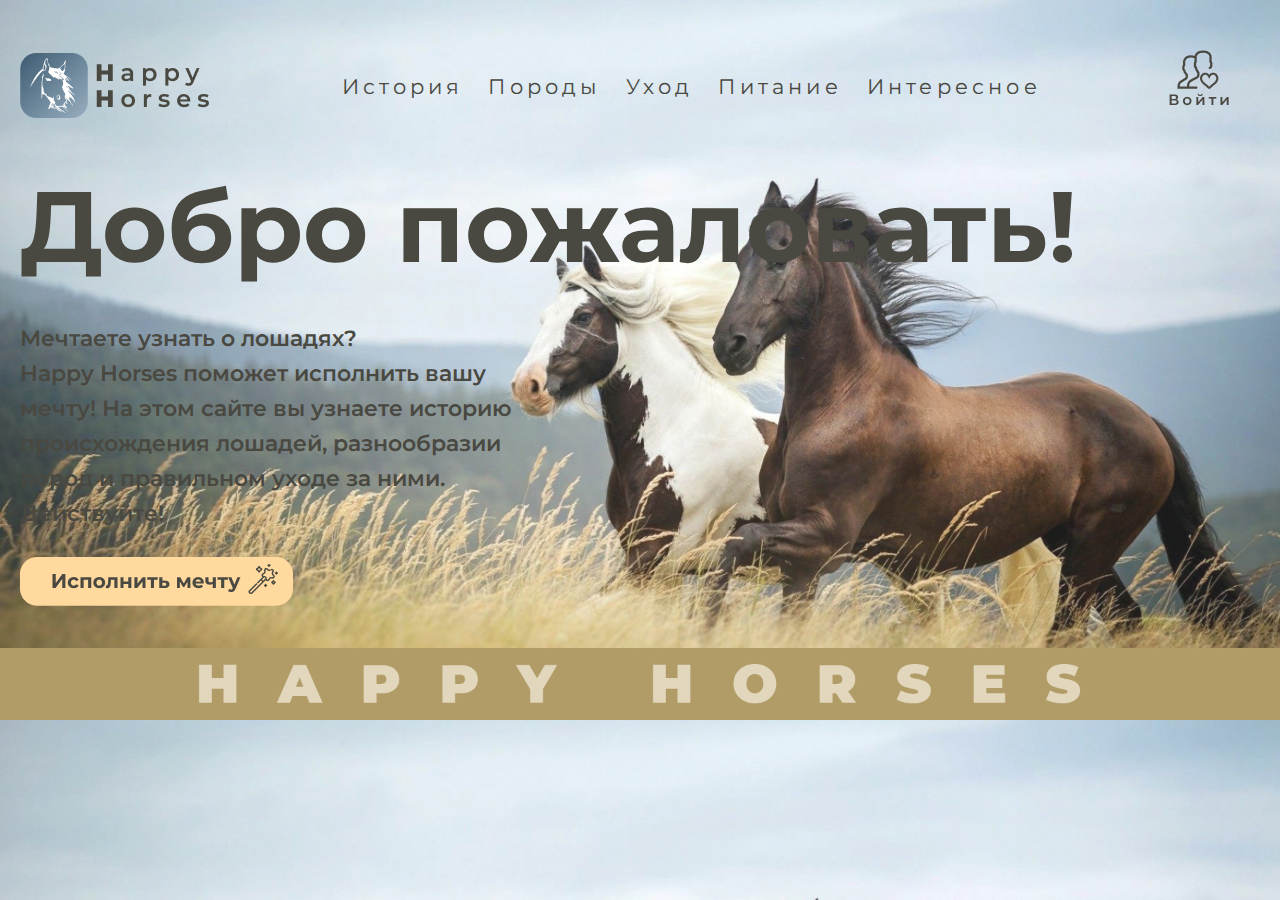
<file: index.html>
<!DOCTYPE html>
<html lang="en">

<head>
    <meta charset="UTF-8">
    <title>Happy Horses</title>
    <link href="https://fonts.googleapis.com/css2?family=Montserrat:wght@600;700;800&display=swap" rel="stylesheet">
    <link rel="stylesheet" href="home.css">
</head>

<body>

    <div class="container">
        <header id="header" class="header">
            <div class="nav">
                <div class="logo">
                    <a href="index.html"><img src="img/logo.png"> </a>
                </div>
                <ul class="menu">
                    <li>
                        <a href="history.html#history.html">История</a>
                    </li>
                    <li>
                        <a href="breeds.html">
                            Породы
                        </a>
                    </li>
                    <li>
                        <a href="care.html">
                            Уход
                        </a>
                    </li>
                    <li>
                        <a href="food.html">
                            Питание
                        </a>
                    </li>
                    <li>
                        <a href="interes.html">
                            Интересное
                        </a>
                    </li>
                </ul>
                <div class="vhod">
                    <a href="vhod.html"><img src="img/vhood.png" alt="Войти/Зарегистрироваться"></a>
                </div>
            </div>
        </header>

        <div class="info">
            <div class="home1">
                <h1>Добро пожаловать!</h1>
            </div>
            <p class="home2">Мечтаете узнать о лошадях?<br>Happy Horses поможет исполнить вашу мечту! На этом сайте вы
                узнаете историю происхождения лошадей, разнообразии пород и правильном уходе за ними. Действуйте!</p>
            <div class="mechta">
                <a href="history.html"><img src="img/knopka.png" alt="Исполнить мечту"></a>
            </div>
        </div>

    </div>
    </div>

</body>

</html>
</file>
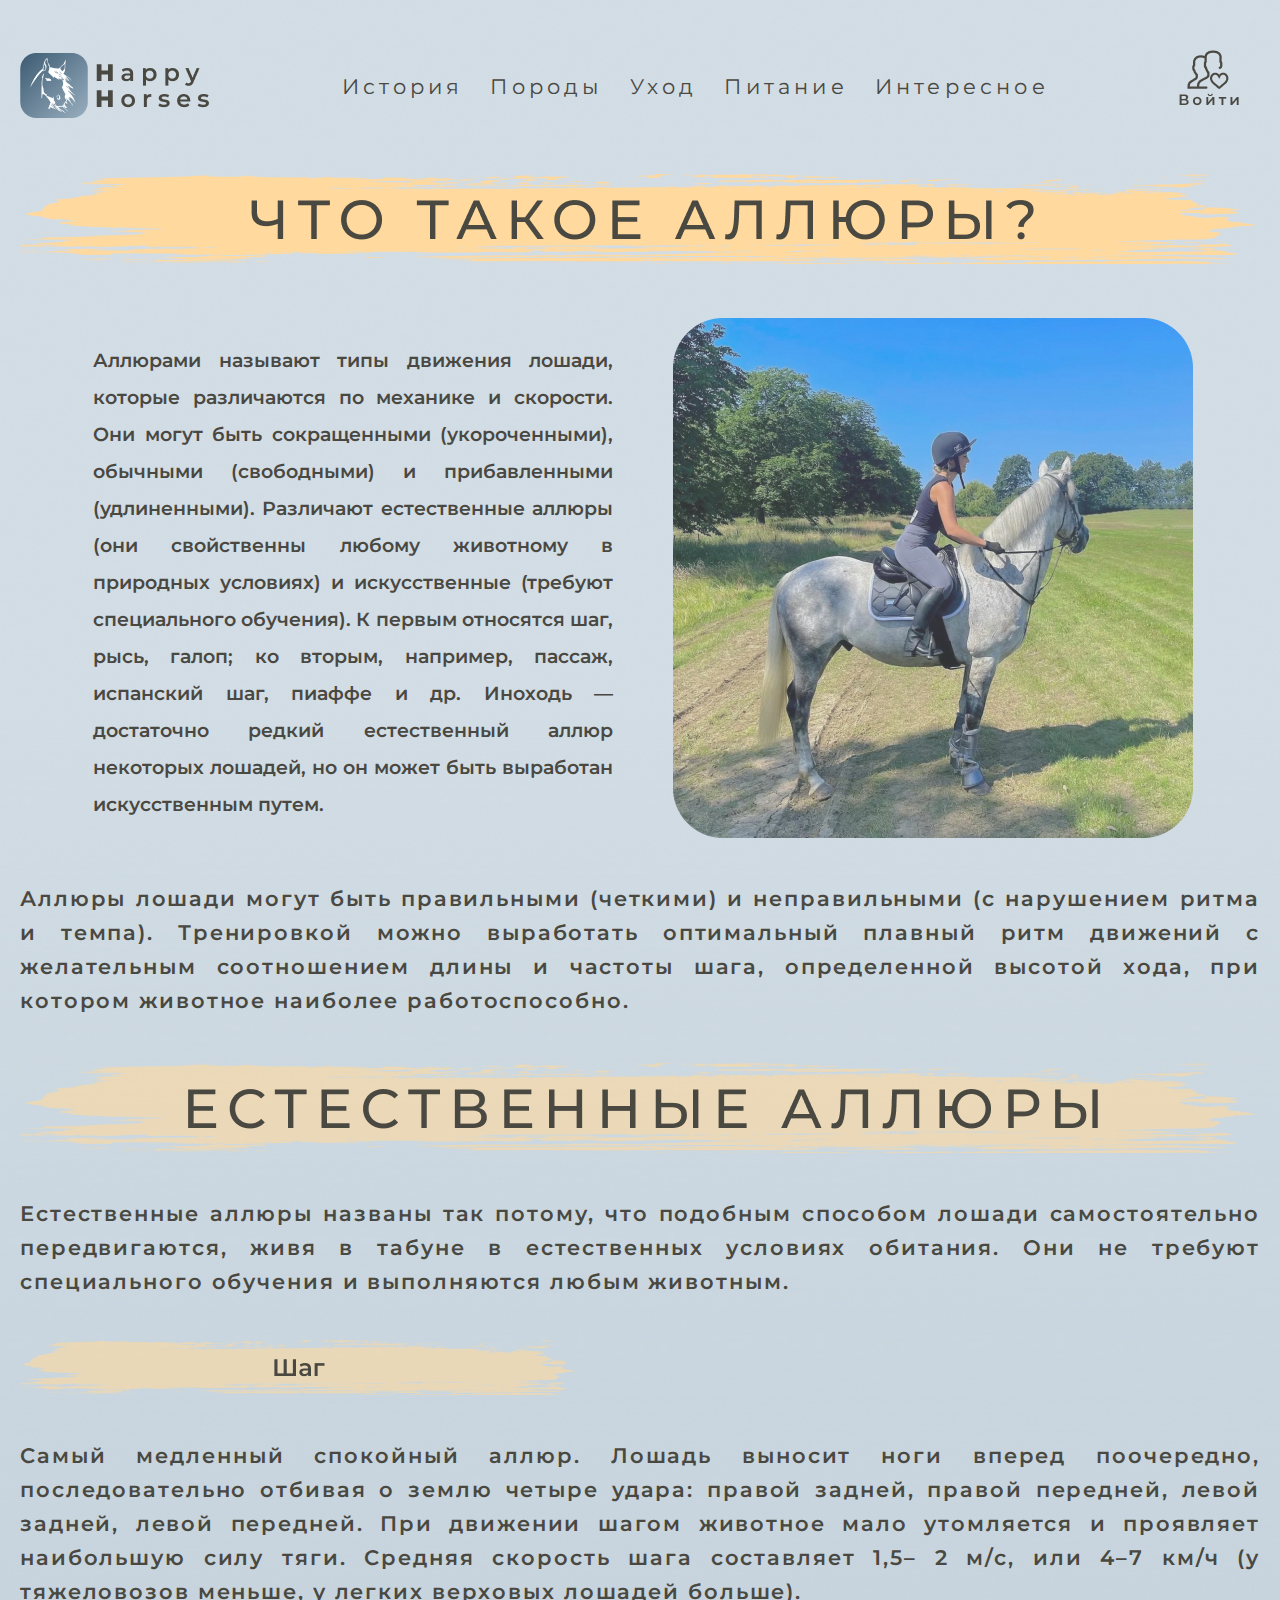
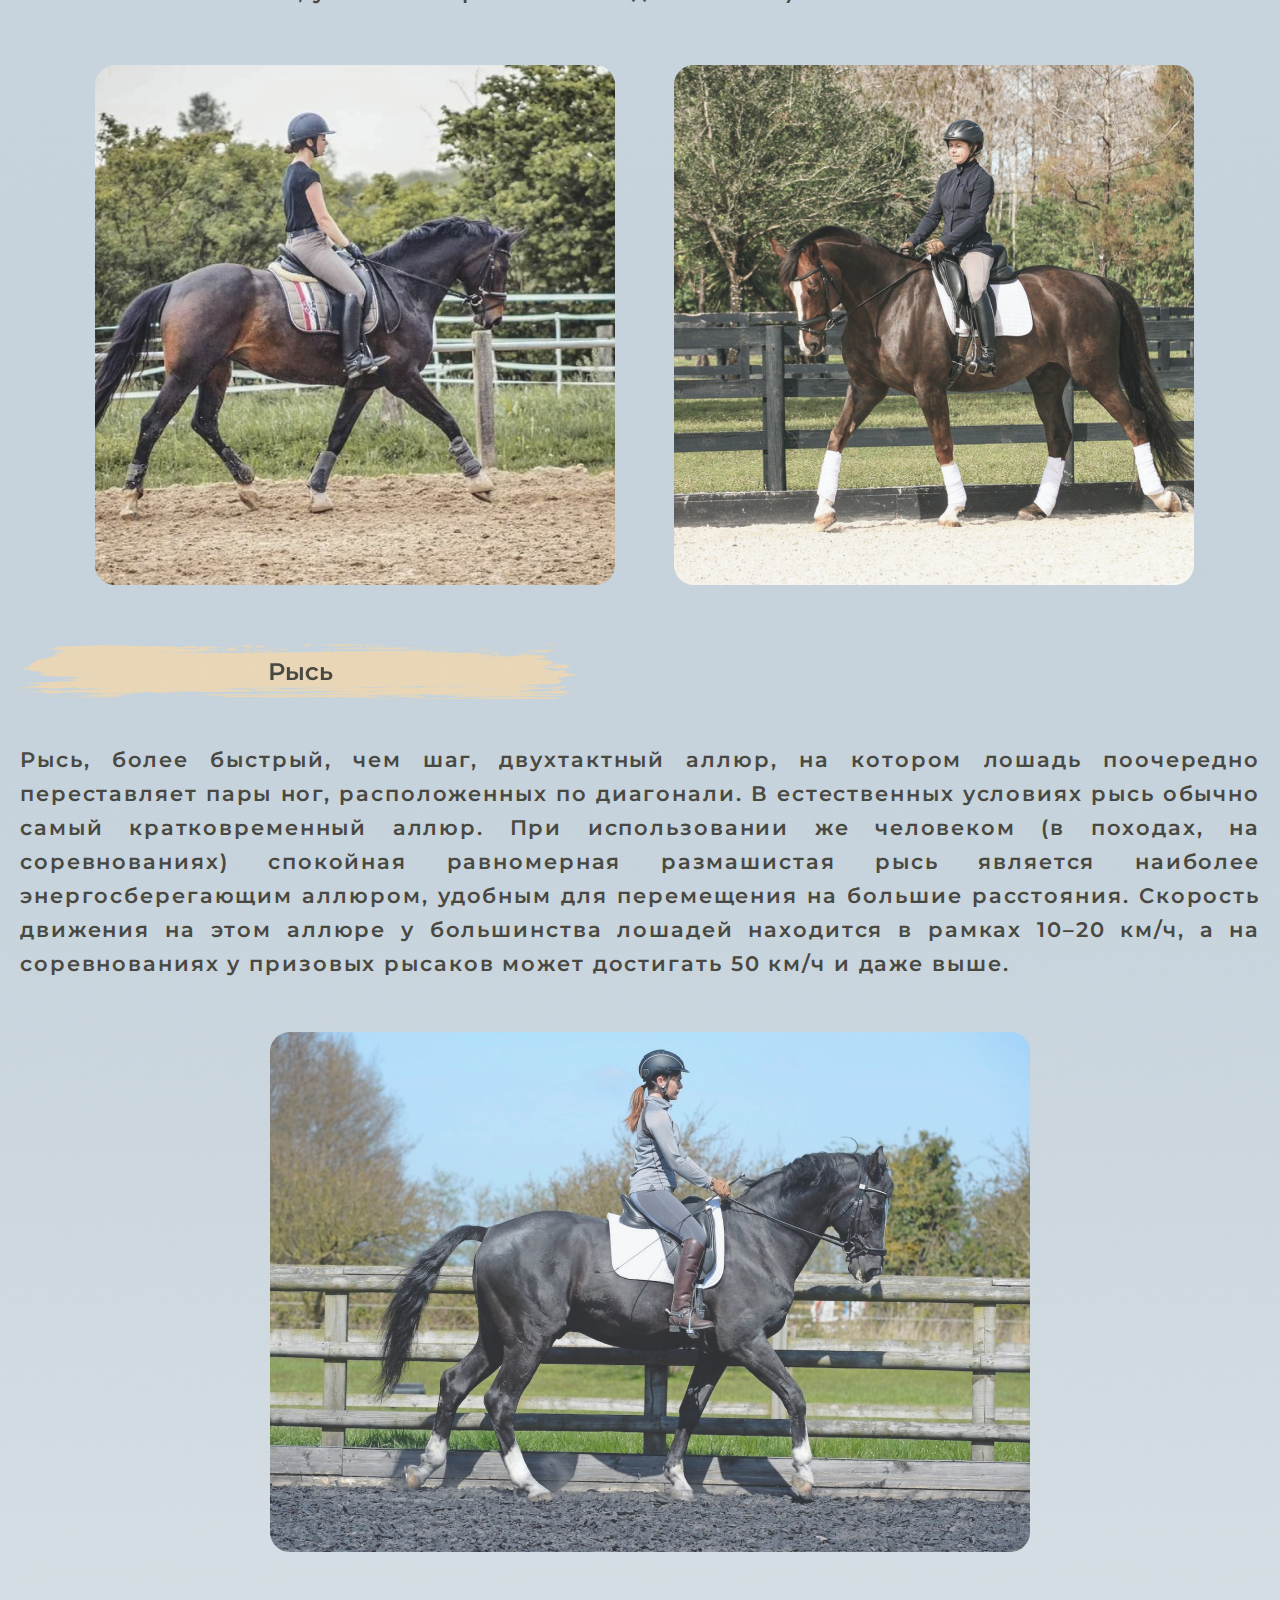
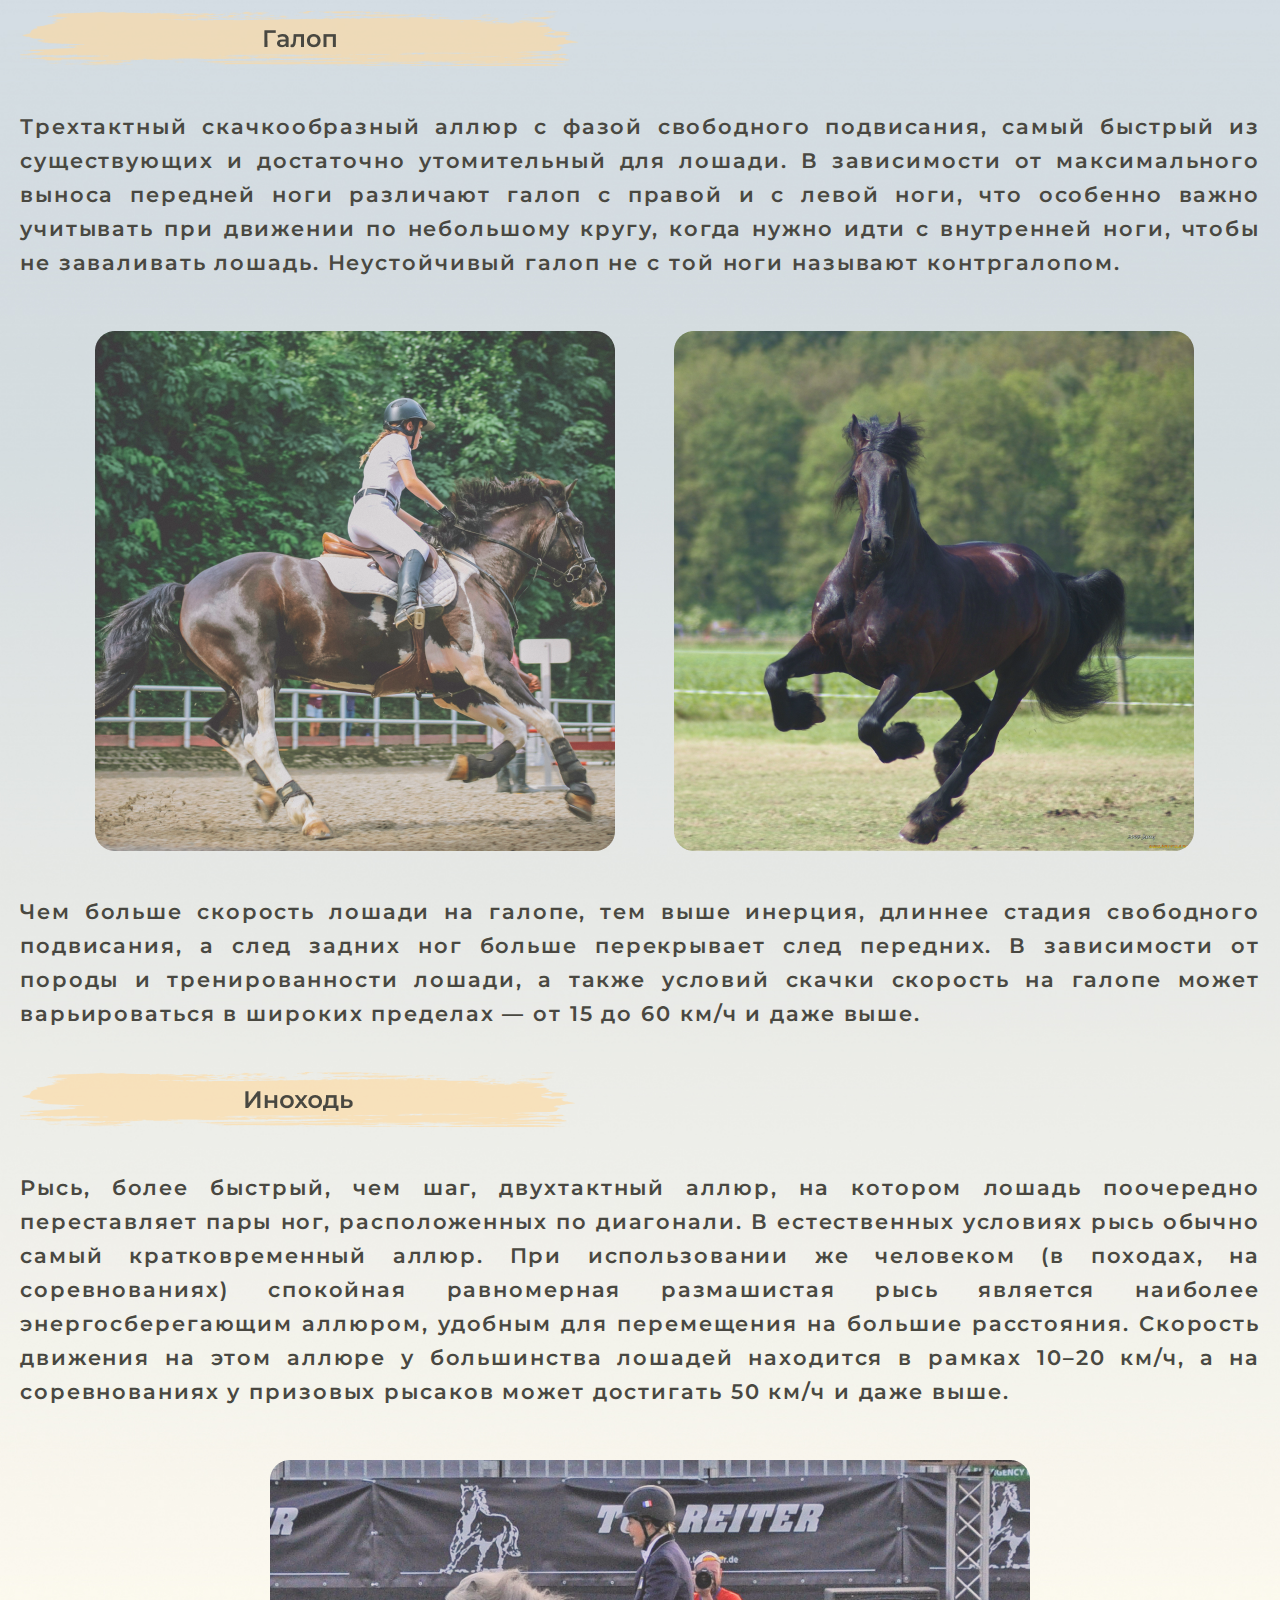
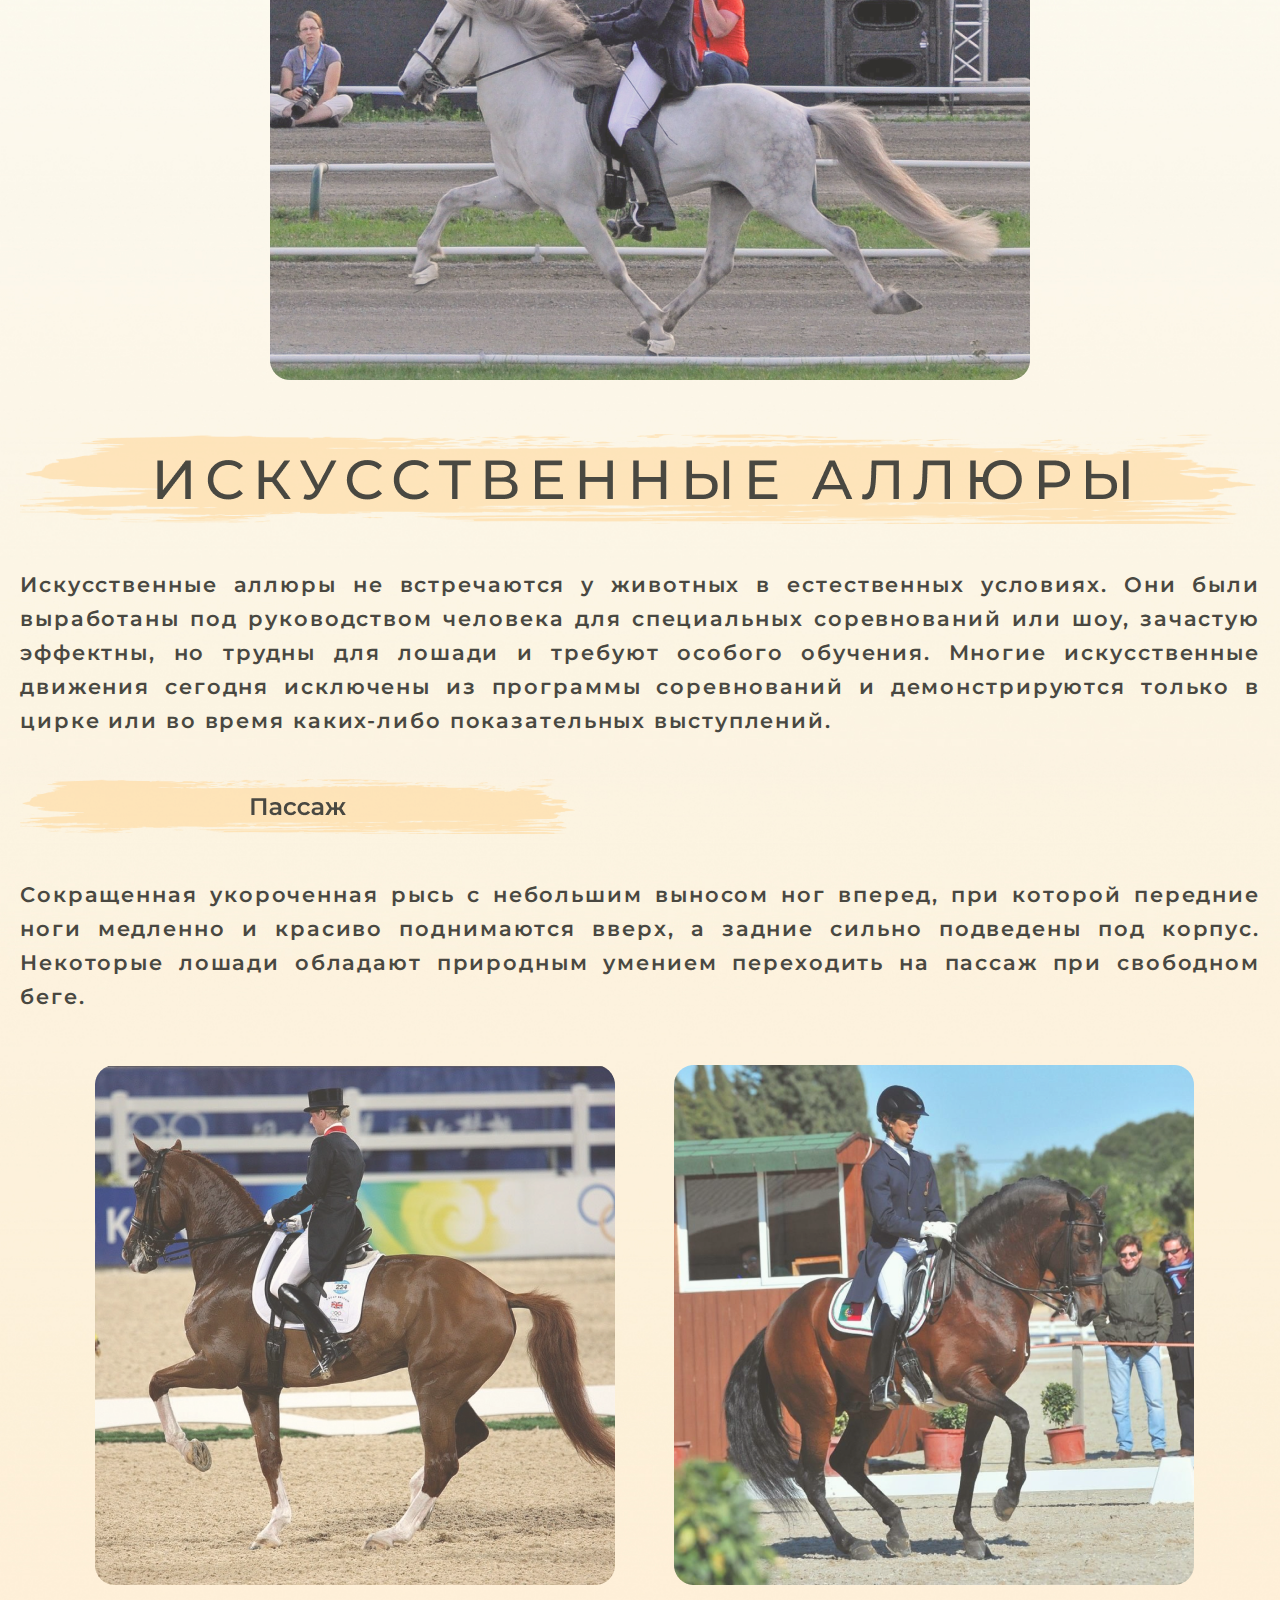
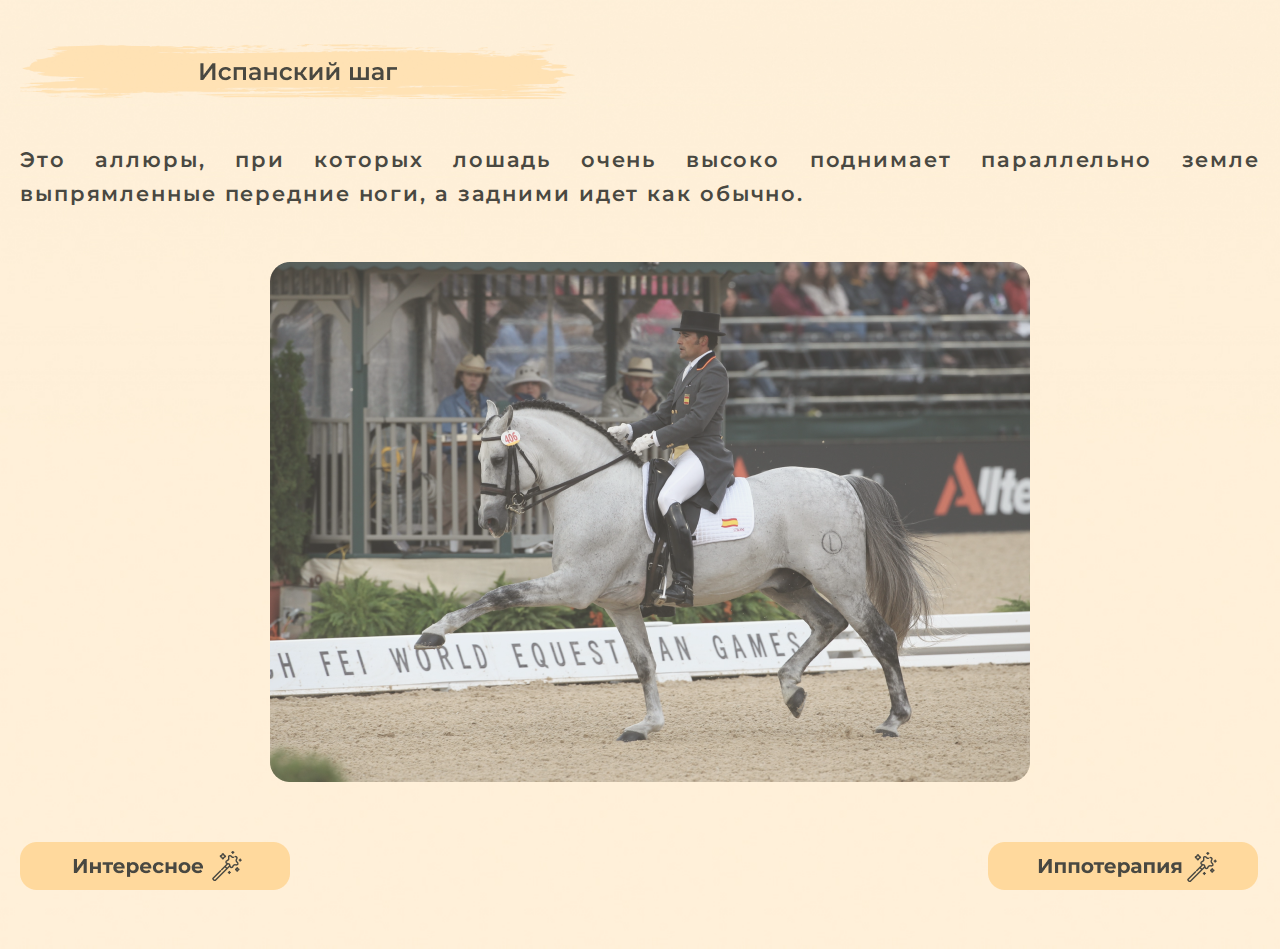
<file: allur.html>
<!DOCTYPE html>
<html lang="en">

<head>
    <meta charset="UTF-8">
    <title>HH Что такое аллюры?</title>
    <link href="https://fonts.googleapis.com/css2?family=Montserrat:wght@600;700;800&display=swap" rel="stylesheet">
    <link rel="stylesheet" href="allur.css">
</head>

<body>
    <div class="container">
        <header id="header" class="header">
            <div class="nav">
                <div class="logo">
                    <a href="index.html"><img src="img/logo.png"> </a>
                </div>
                <ul class="menu">
                    <li>
                        <a href="history.html#history.html">
                            История
                        </a>
                    </li>
                    <li>
                        <a href="breeds.html">
                            Породы
                        </a>
                    </li>
                    <li>
                        <a href="care.html">
                            Уход
                        </a>
                    </li>
                    <li>
                        <a href="food.html">
                            Питание
                        </a>
                    </li>
                    <li>
                        <a href="interes.html">
                            Интересное
                        </a>
                    </li>
                </ul>
                <div class="vhod">
                    <a href="vhod.html"><img src="img/vhood.png" alt="Войти/Зарегистрироваться"></a>
                </div>
            </div>
        </header>
        <div class="chtoallur">
            <img src="img/allur.png" alt="Что такое аллюры?">
        </div>
        <div class="gallery42">
            <img src="img/losh62.png" alt="" class="losh62">
            <div class="zagall">
                <p> Аллюрами называют типы движения лошади, которые различаются по механике и скорости. Они могут быть
                    сокращенными (укороченными), обычными (свободными) и прибавленными (удлиненными). Различают
                    естественные аллюры (они свойственны любому животному в природных условиях) и искусственные (требуют
                    специального обучения). К первым относятся шаг, рысь, галоп; ко вторым, например, пассаж, испанский
                    шаг, пиаффе и др. Иноходь — достаточно редкий естественный аллюр некоторых лошадей, но он может быть
                    выработан искусственным путем.

                </p>
            </div>
        </div>
        <p class="zagall1">Аллюры лошади могут быть правильными (четкими) и неправильными (с нарушением ритма и
            темпа). Тренировкой можно выработать оптимальный плавный ритм движений с желательным соотношением длины
            и частоты шага, определенной высотой хода, при котором животное наиболее работоспособно. </p>
        <div class="estall">
            <img src="img/estall.png" alt="Естественные аллюры">
        </div>
        <p class="zagall1">Естественные аллюры названы так потому, что подобным способом лошади самостоятельно
            передвигаются, живя в табуне в естественных условиях обитания. Они не требуют специального обучения и
            выполняются любым животным. </p>

        <div class="shag">
            <img src="img/shag.png" alt="" class="shag">
            <p class="zagall1">Самый медленный спокойный аллюр. Лошадь выносит ноги вперед поочередно, последовательно
                отбивая о землю четыре удара: правой задней, правой передней, левой задней, левой передней. При движении
                шагом животное мало утомляется и проявляет наибольшую силу тяги. Средняя скорость шага составляет 1,5– 2
                м/с, или 4–7 км/ч (у тяжеловозов меньше, у легких верховых лошадей больше).</p>
            <div class="gallery43">
                <img src="img/losh63.png" alt="" class="losh63">
                <img src="img/losh64.png" alt="" class="losh64">
            </div>
        </div>

        <div class="rysl">
            <img src="img/rysss.png" alt="" class="rysss">
            <p class="zagall1">Рысь, более быстрый, чем шаг, двухтактный аллюр, на котором лошадь поочередно
                переставляет пары ног, расположенных по диагонали. В естественных условиях рысь обычно самый
                кратковременный аллюр. При использовании же человеком (в походах, на соревнованиях) спокойная
                равномерная размашистая рысь является наиболее энергосберегающим аллюром, удобным для перемещения на
                большие расстояния. Скорость движения на этом аллюре у большинства лошадей находится в рамках 10–20
                км/ч, а на соревнованиях у призовых рысаков может достигать 50 км/ч и даже выше.</p>
            <div class="gallery44">
                <img src="img/losh65.png" alt="" class="losh65">
            </div>
        </div>
        <div class="galopch">
            <img src="img/galop.png" alt="" class="galop">
            <p class="zagall1">Трехтактный скачкообразный аллюр с фазой свободного подвисания, самый быстрый из
                существующих и достаточно утомительный для лошади. В зависимости от максимального выноса передней ноги
                различают галоп с правой и с левой ноги, что особенно важно учитывать при движении по небольшому кругу,
                когда нужно идти с внутренней ноги, чтобы не заваливать лошадь. Неустойчивый галоп не с той ноги
                называют контргалопом.</p>
            <div class="gallery45">
                <img src="img/losh67.png" alt="" class="losh67">
                <img src="img/losh66.png" alt="" class="losh66">
            </div>
            <p class="zagall1">Чем больше скорость лошади на галопе, тем выше инерция, длиннее стадия свободного
                подвисания, а след задних ног больше перекрывает след передних. В зависимости от породы и
                тренированности лошади, а также условий скачки скорость на галопе может варьироваться в широких пределах
                — от 15 до 60 км/ч и даже выше.</p>
        </div>
        <div class="inohodka">
            <img src="img/inohod.png" alt="" class="inohod">
            <p class="zagall1">Рысь, более быстрый, чем шаг, двухтактный аллюр, на котором лошадь поочередно
                переставляет пары ног, расположенных по диагонали. В естественных условиях рысь обычно самый
                кратковременный аллюр. При использовании же человеком (в походах, на соревнованиях) спокойная
                равномерная размашистая рысь является наиболее энергосберегающим аллюром, удобным для перемещения на
                большие расстояния. Скорость движения на этом аллюре у большинства лошадей находится в рамках 10–20
                км/ч, а на соревнованиях у призовых рысаков может достигать 50 км/ч и даже выше.</p>
            <div class="gallery46">
                <img src="img/losh68.png" alt="" class="losh68">
            </div>
        </div>
        <div class="issall">
            <img src="img/issall.png" alt="Искусственные аллюры">
        </div>
        <p class="zagall1">Искусственные аллюры не встречаются у животных в естественных условиях. Они были выработаны
            под руководством человека для специальных соревнований или шоу, зачастую эффектны, но трудны для лошади и
            требуют особого обучения. Многие искусственные движения сегодня исключены из программы соревнований и
            демонстрируются только в цирке или во время каких-либо показательных выступлений. </p>

        <div class="passajik">
            <img src="img/passaj.png" alt="" class="passaj">
            <p class="zagall1">Сокращенная укороченная рысь с небольшим выносом ног вперед, при которой передние ноги
                медленно и красиво поднимаются вверх, а задние сильно подведены под корпус. Некоторые лошади обладают
                природным умением переходить на пассаж при свободном беге.</p>
            <div class="gallery47">
                <img src="img/losh69.png" alt="" class="losh69">
                <img src="img/losh70.png" alt="" class="losh70">
            </div>
        </div>
        <div class="ispanskii">
            <img src="img/ispansh.png" alt="" class="ispansh">
            <p class="zagall1">Это аллюры, при которых лошадь очень высоко поднимает параллельно земле выпрямленные
                передние ноги, а задними идет как обычно.</p>
            <div class="gallery48">
                <img src="img/losh71.png" alt="" class="losh71">
            </div>
        </div>

        <div class="knopka12">
            <a href="#" title="Вернуться к началу" class="topbutton"><img src="img/knopla12.png"></a>
        </div>

        <div class="knop">
            <div class="interes">
                <a href="interes.html"><img src="img/knopka8.png" alt="Интересное"></a>
            </div>
            <div class="ippot">
                <a href="ippoterapia.html"><img src="img/knopka9.png" alt="Иппотерапия"></a>
            </div>
        </div>


    </div>
</body>

</html>
</file>
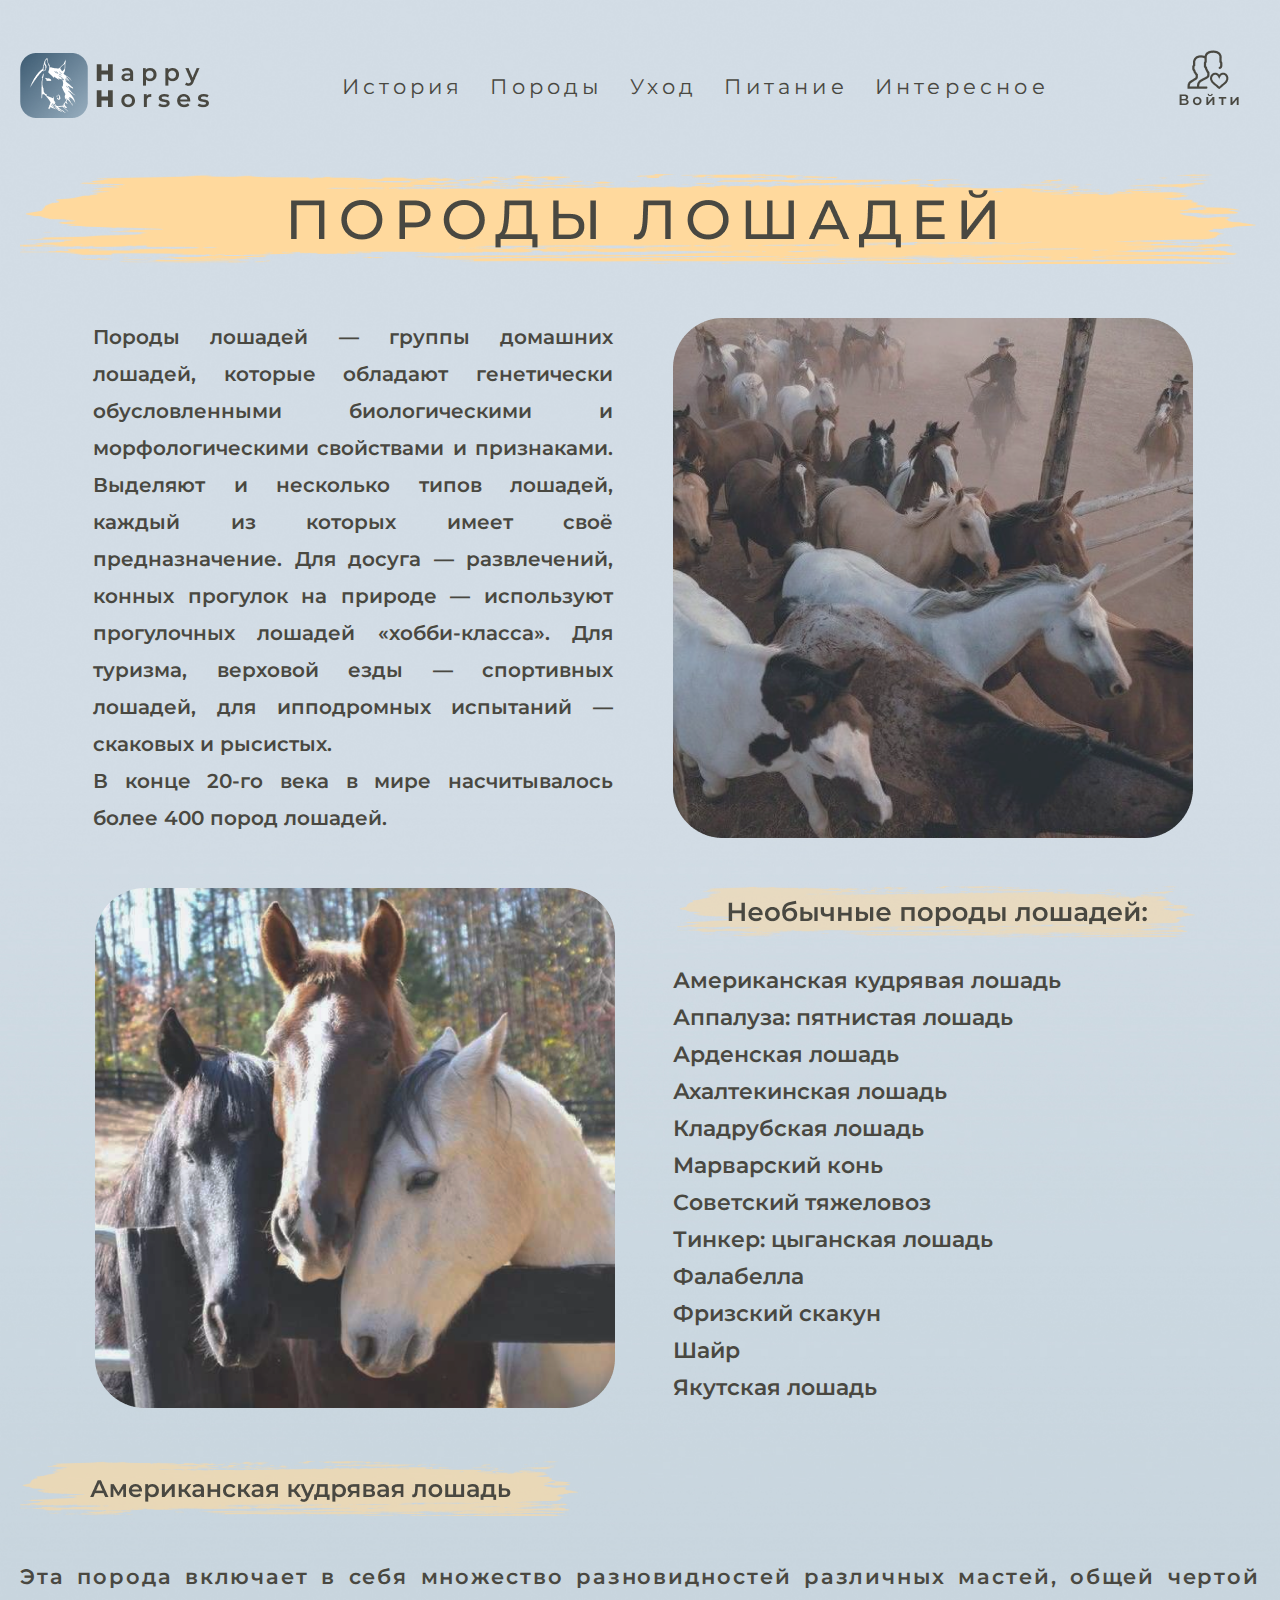
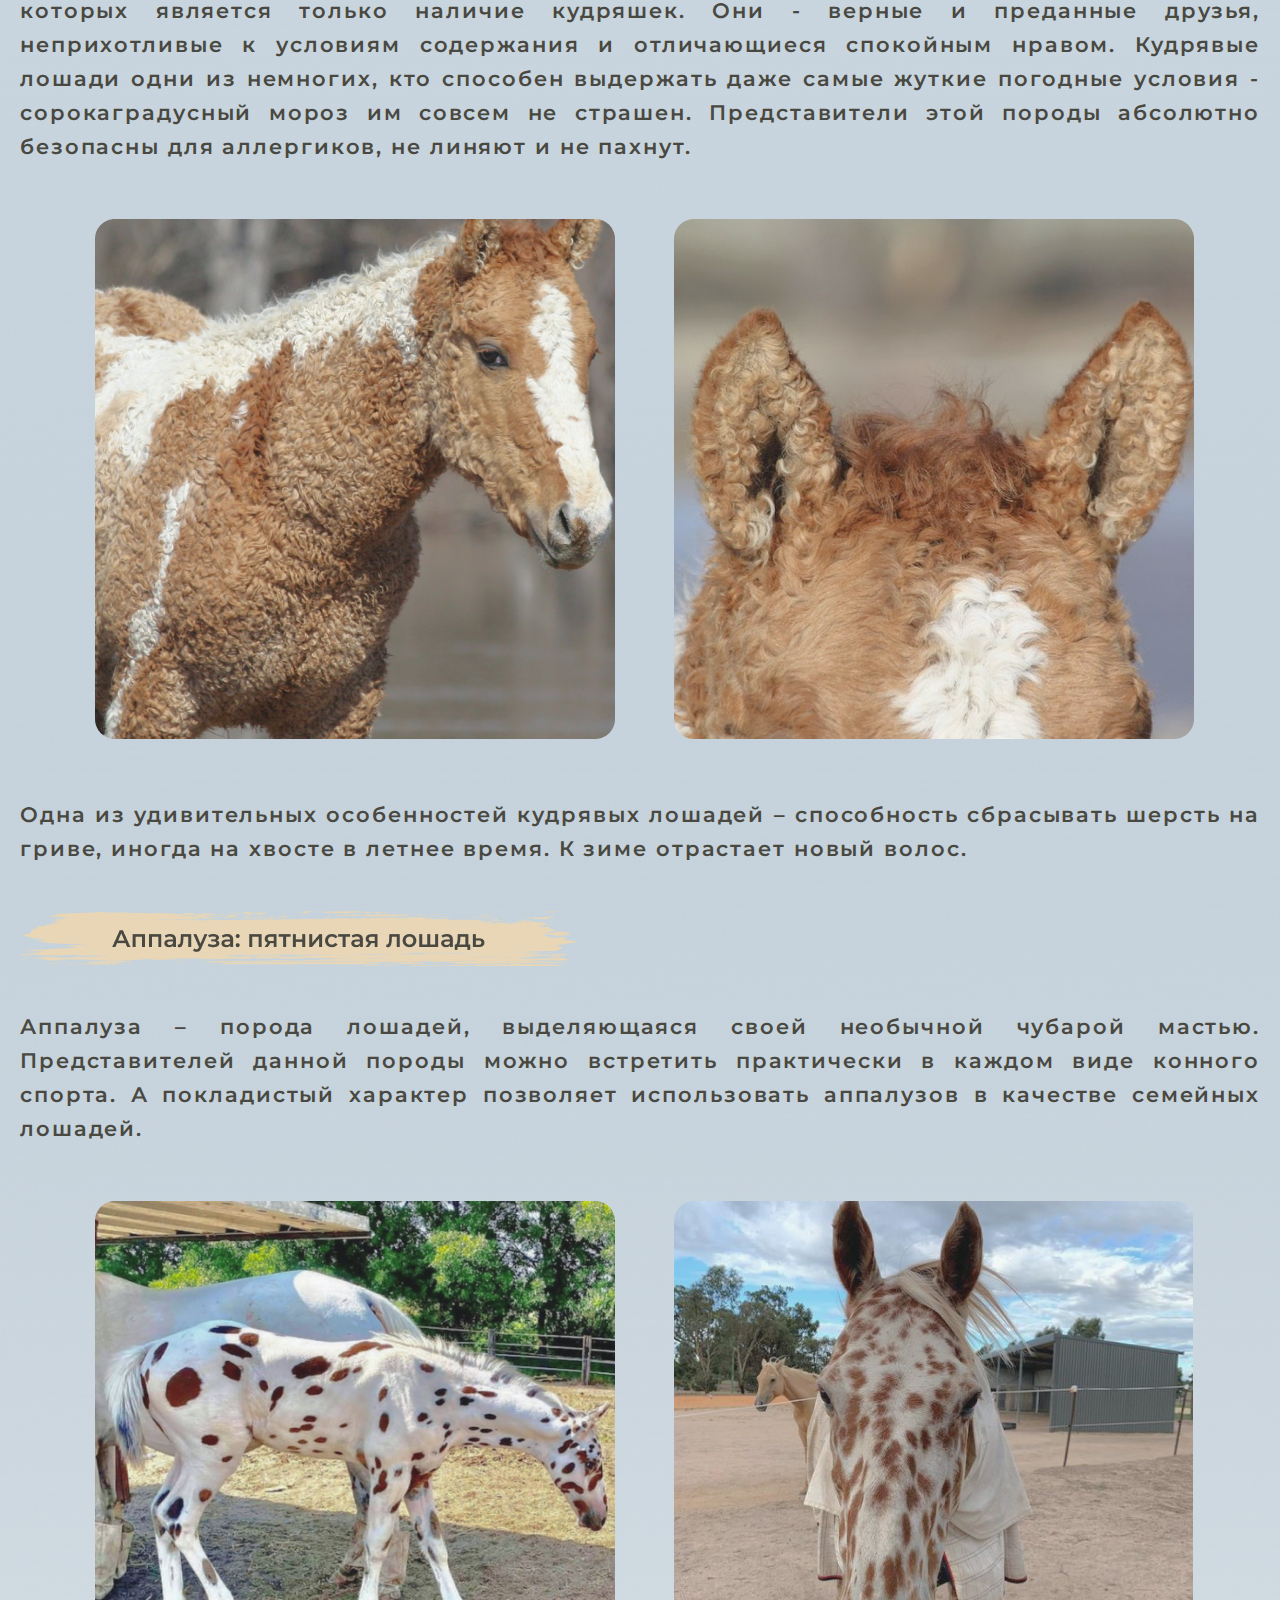
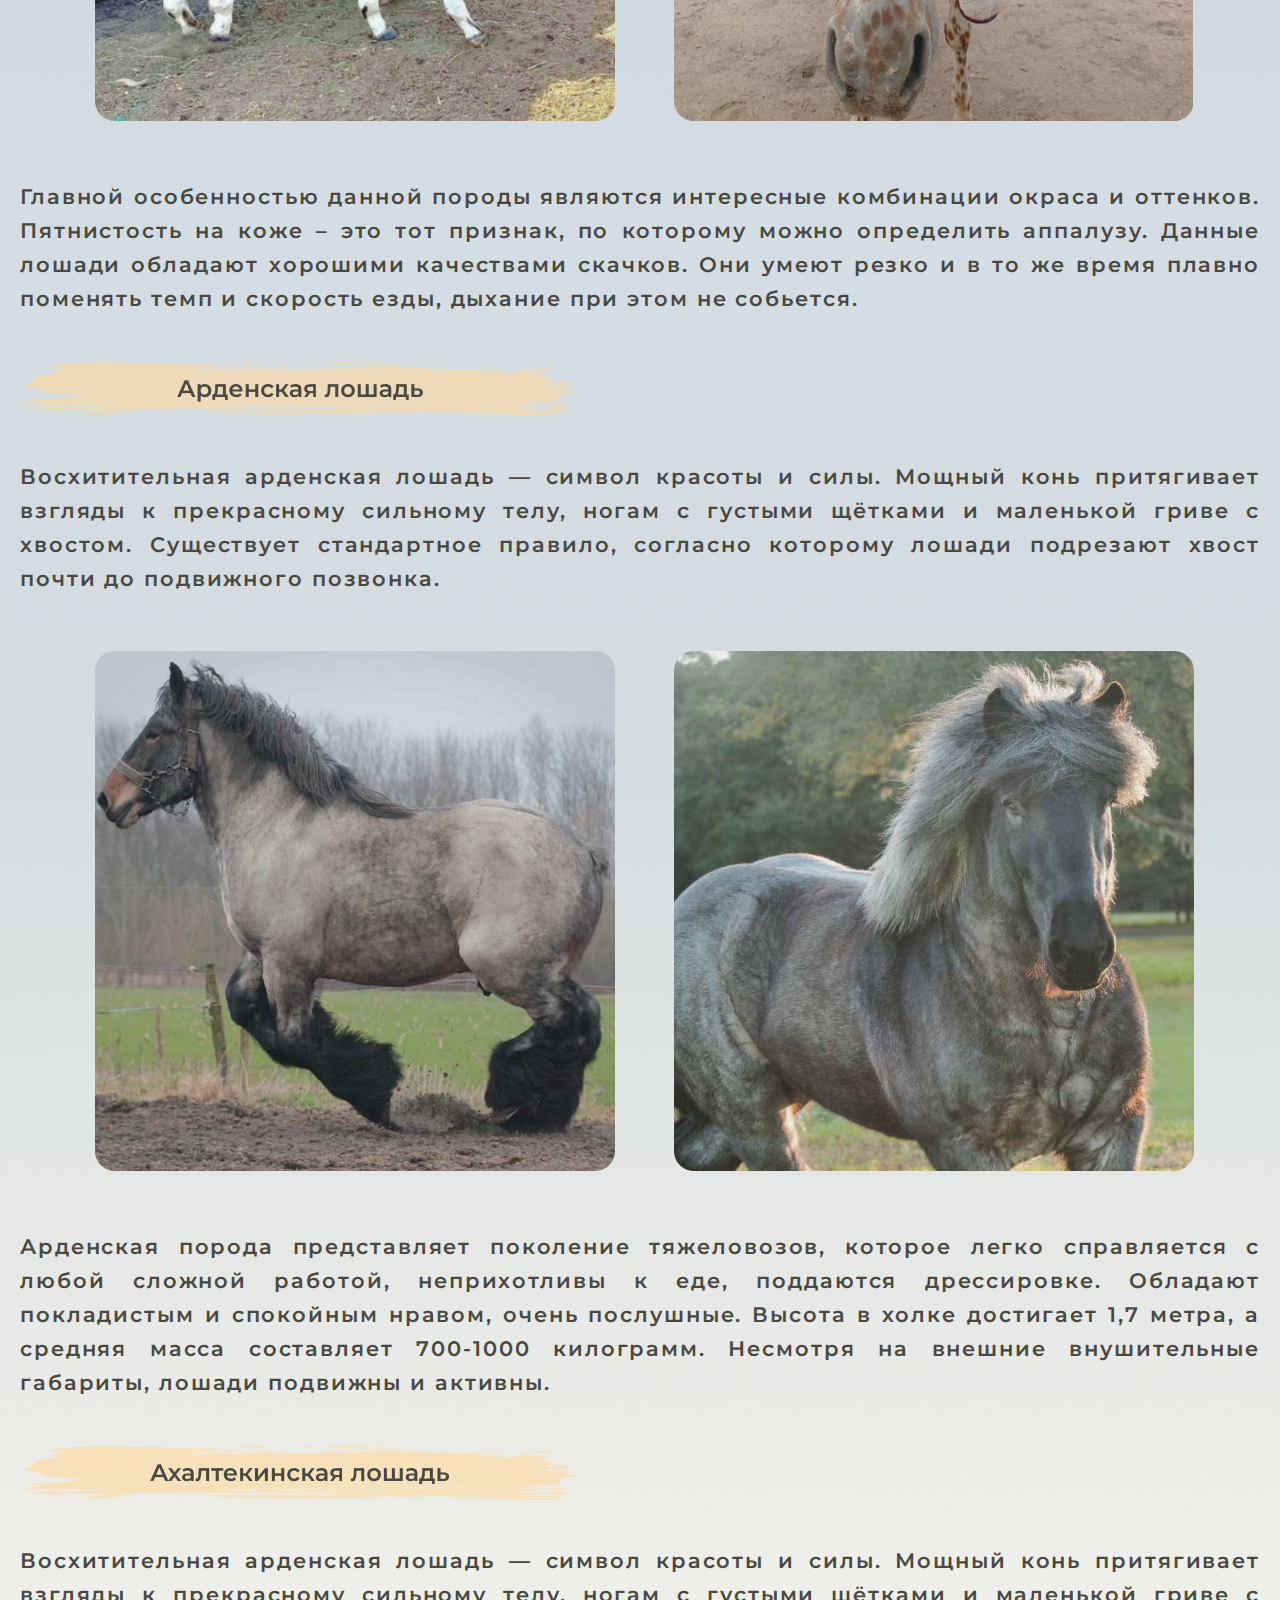
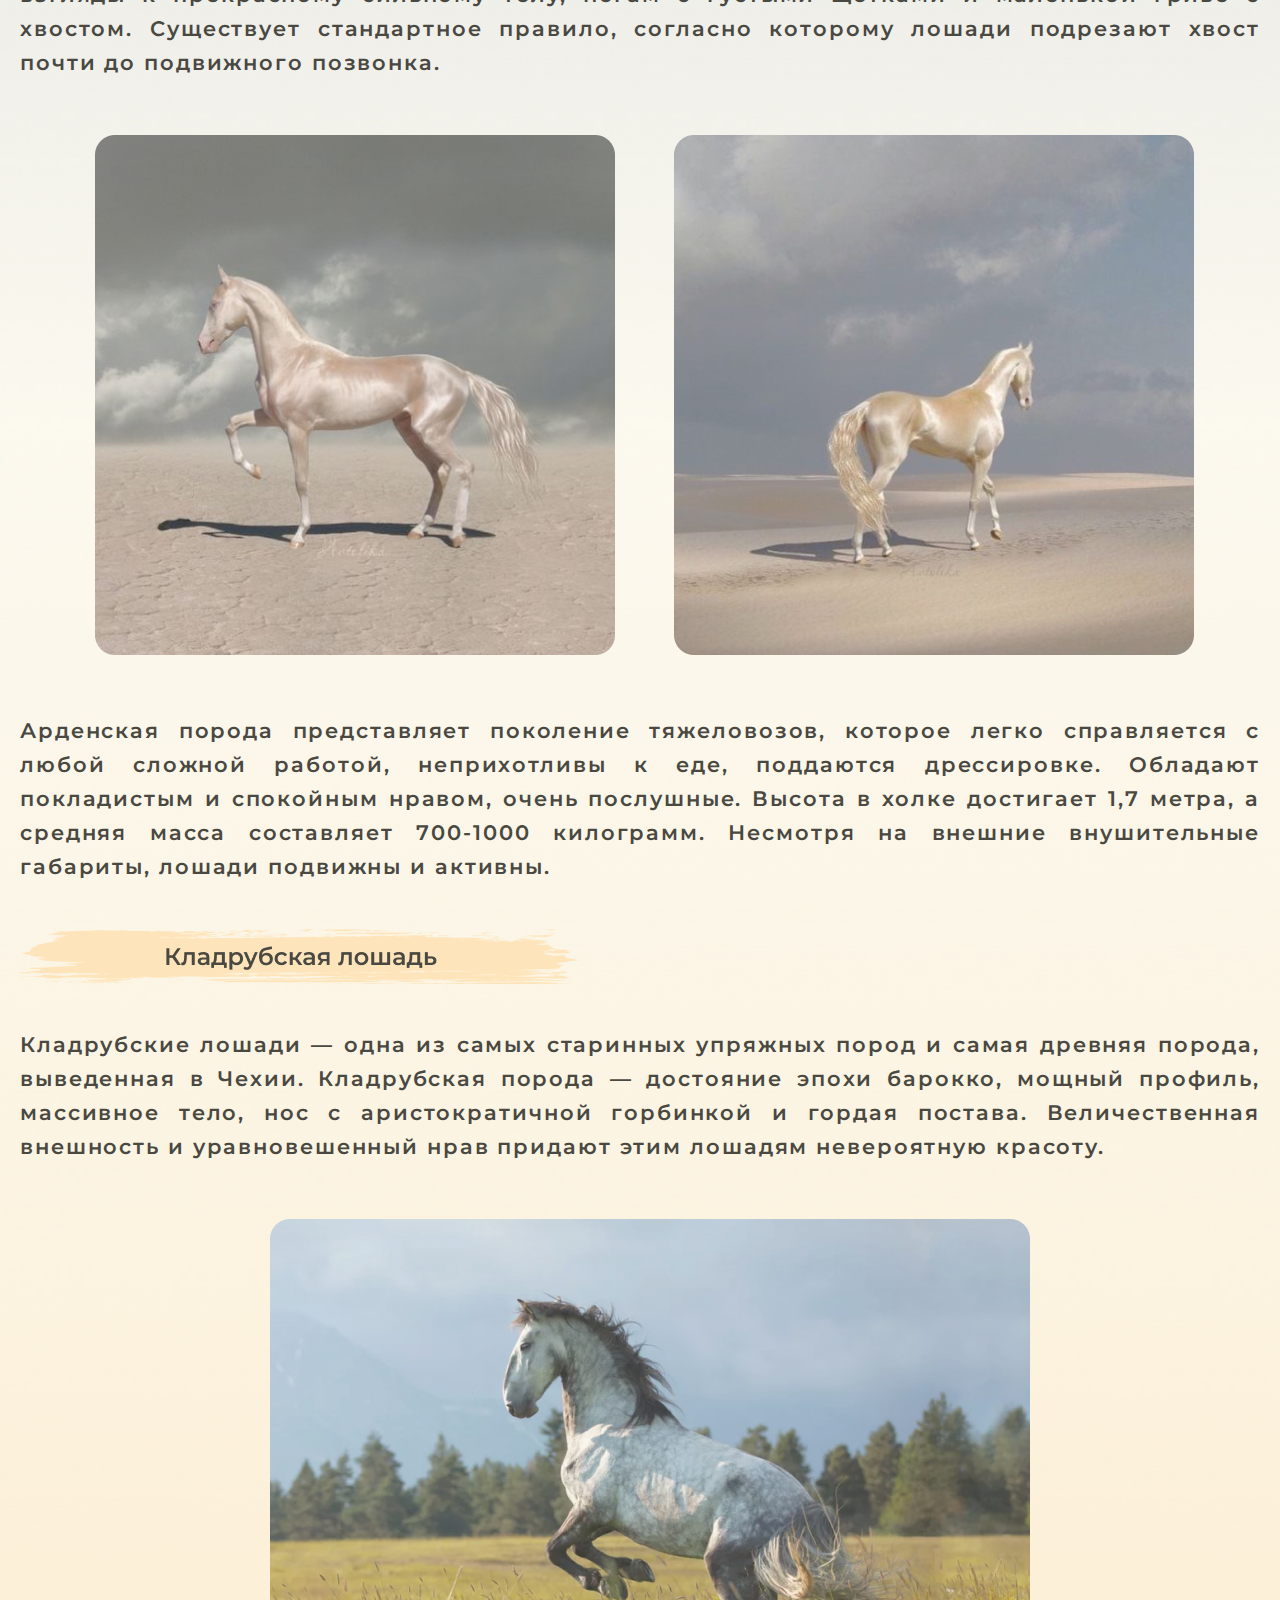
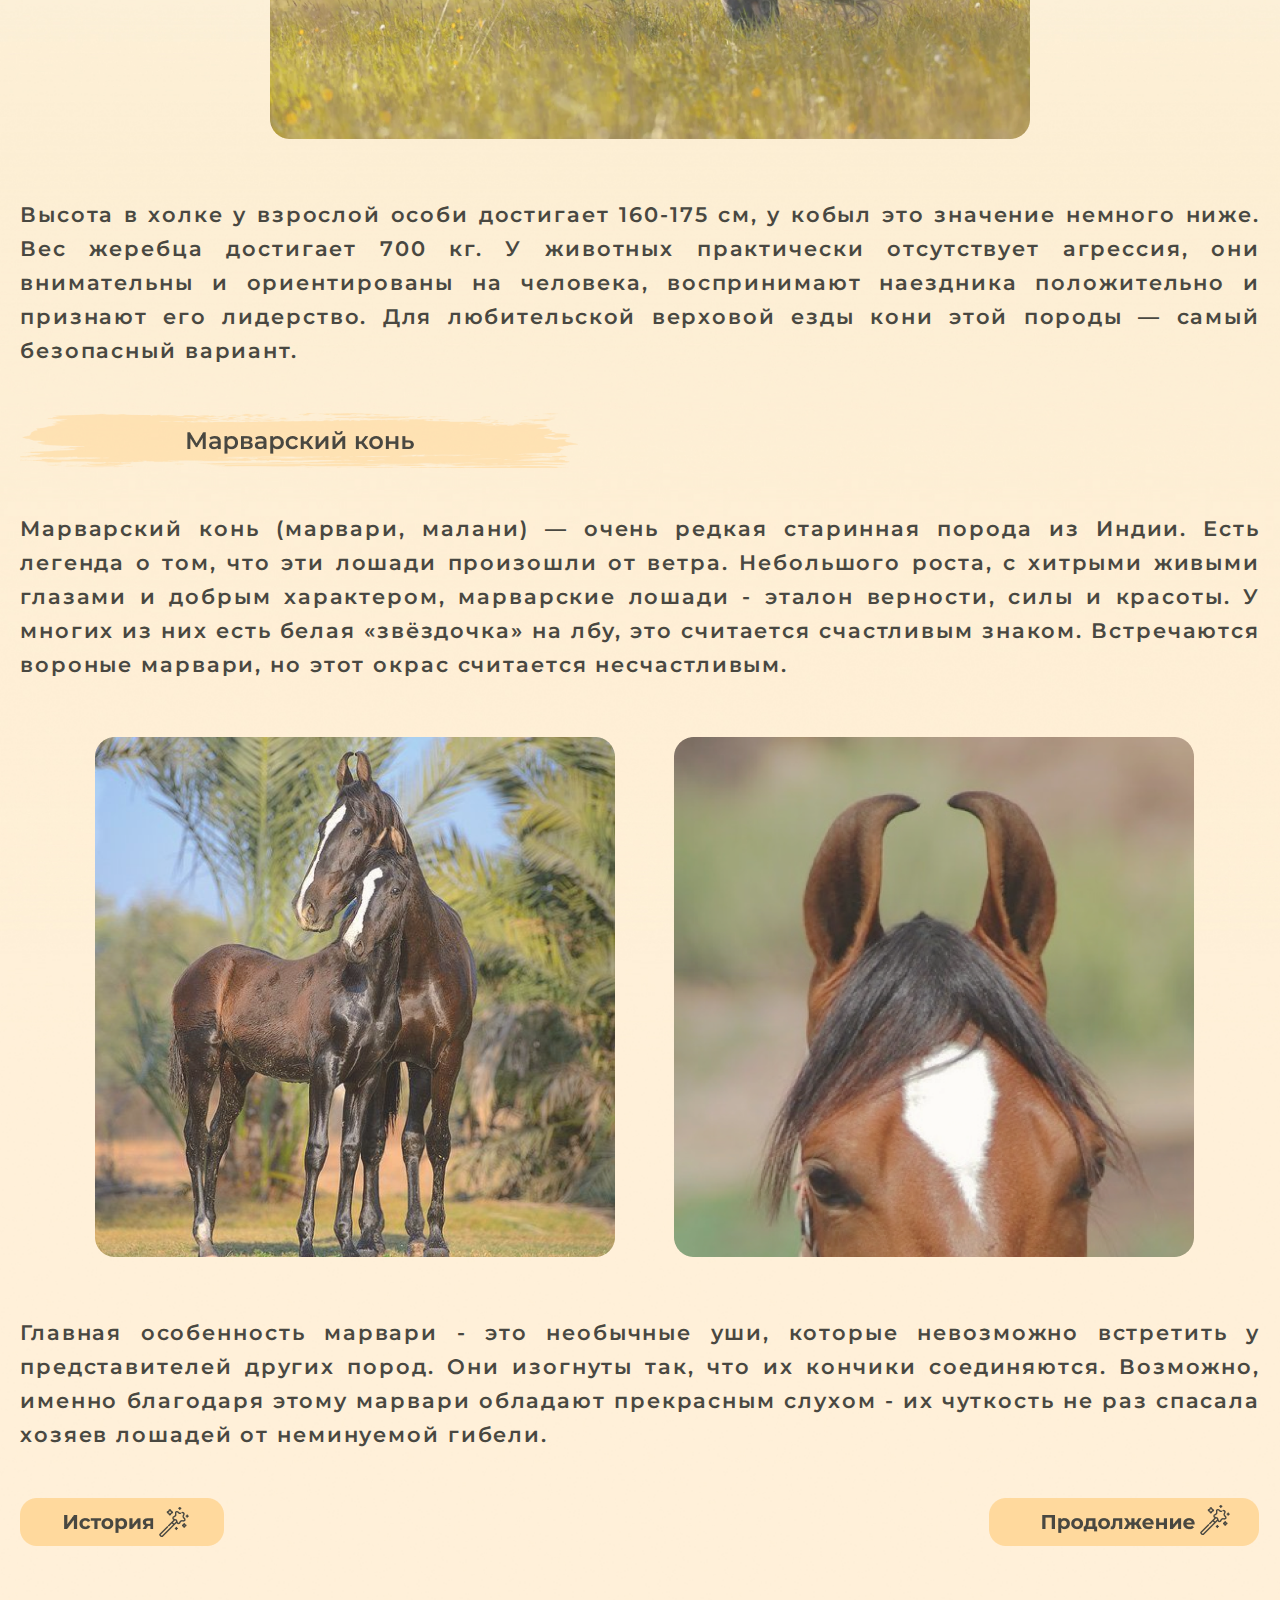
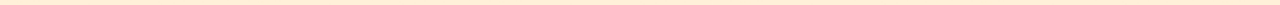
<file: breeds.html>
<!DOCTYPE html>
<html lang="en">

<head>
    <meta charset="UTF-8">
    <title>HH Породы лошадей</title>
    <link href="https://fonts.googleapis.com/css2?family=Montserrat:wght@600;700;800&display=swap" rel="stylesheet">
    <link rel="stylesheet" href="breeds.css">
</head>

<body>
    <div class="container">
        <header id="header" class="header">
            <div class="nav">
                <div class="logo">
                    <a href="index.html"><img src="img/logo.png"> </a>
                </div>
                <ul class="menu">
                    <li>
                        <a href="history.html#history.html">
                            История
                        </a>
                    </li>
                    <li>
                        <a href="breeds.html">
                            Породы
                        </a>
                    </li>
                    <li>
                        <a href="care.html">
                            Уход
                        </a>
                    </li>
                    <li>
                        <a href="food.html">
                            Питание
                        </a>
                    </li>
                    <li>
                        <a href="interes.html">
                            Интересное
                        </a>
                    </li>
                </ul>
                <div class="vhod">
                    <a href="vhod.html"><img src="img/vhood.png" alt="Войти/Зарегистрироваться"></a>
                </div>
            </div>
        </header>
        <div class="poroda">
            <img src="img/pl.png" alt="Породы лошадей">
        </div>
        <div class="gallery7">
            <img src="img/losh10.png" alt="" class="losh10">
            <div class="zagbree">
                <p> Породы лошадей — группы домашних лошадей, которые обладают генетически обусловленными биологическими
                    и морфологическими свойствами и признаками.
                    Выделяют и несколько типов лошадей, каждый из которых имеет своё предназначение.
                    Для досуга — развлечений, конных прогулок на природе — используют прогулочных лошадей
                    «хобби-класса». Для туризма, верховой езды — спортивных лошадей, для ипподромных испытаний —
                    скаковых и рысистых.<br>
                    В конце 20-го века в мире насчитывалось более 400 пород лошадей.
                </p>
            </div>
        </div>
        <div class="gallery8">
            <img src="img/losh11.png" alt="losh11" class="losh11">
            <img src="img/npl.png" alt="npl" class="npl">
        </div>

        <ul class="spispor">
            <li>
                <a href="#america">
                    Американская кудрявая лошадь
                </a>
            </li>
            <li>
                <a href="#appaluzik">
                    Аппалуза: пятнистая лошадь
                </a>
            </li>
            <li>
                <a href="#ardenka">
                    Арденская лошадь
                </a>
            </li>
            <li>
                <a href="#ahaltekinka">
                    Ахалтекинская лошадь
                </a>
            </li>
            <li>
                <a href="#kladrub">
                    Кладрубская лошадь
                </a>
            </li>
            <li>
                <a href="#marvarik">
                    Марварский конь
                </a>
            </li>
            <li>
                <a href="breeds2.html#sovet">
                    Советский тяжеловоз
                </a>
            </li>
            <li>
                <a href="breeds2.html#tinka">
                    Тинкер: цыганская лошадь
                </a>
            </li>
            <li>
                <a href="breeds2.html#falabka">
                    Фалабелла
                </a>
            </li>
            <li>
                <a href="breeds2.html#frizik">
                    Фризский скакун
                </a>
            </li>
            <li>
                <a href="breeds2.html#shair">
                    Шайр
                </a>
            </li>
            <li>
                <a href="breeds2.html#yakut">
                    Якутская лошадь

                </a>
            </li>
        </ul>

        <div class="amerkud">
            <img src="img/akl.png" alt="" class="akl" id="america">
            <p class="zagbree1">Эта порода включает в себя множество разновидностей различных мастей, общей чертой
                которых является только наличие кудряшек. Они - верные и преданные друзья, неприхотливые к условиям
                содержания и отличающиеся спокойным нравом. Кудрявые лошади одни из немногих, кто способен выдержать
                даже самые жуткие погодные условия - сорокаградусный мороз им совсем не страшен. Представители этой
                породы абсолютно безопасны для аллергиков, не линяют и не пахнут.</p>
            <div class="gallery9">
                <img src="img/losh12.png" alt="" class="losh12">
                <img src="img/losh13.png" alt="" class="losh13">
            </div>
            <p class="zagbree2">Одна из удивительных особенностей кудрявых лошадей – способность сбрасывать шерсть на
                гриве, иногда на хвосте в летнее время. К зиме отрастает новый волос.</p>
        </div>

        <div class="appaluza">
            <img src="img/apppl.png" alt="" class="apppl" id="appaluzik">
            <p class="zagbree1">Аппалуза – порода лошадей, выделяющаяся своей необычной чубарой мастью. Представителей
                данной породы можно встретить практически в каждом виде конного спорта. А покладистый характер позволяет
                использовать аппалузов в качестве семейных лошадей.</p>
            <div class="gallery10">
                <img src="img/losh14.png" alt="" class="losh14">
                <img src="img/losh15.png" alt="" class="losh15">
            </div>
            <p class="zagbree2">Главной особенностью данной породы являются интересные комбинации окраса и оттенков.
                Пятнистость на коже – это тот признак, по которому можно определить аппалузу.
                Данные лошади обладают хорошими качествами скачков. Они умеют резко и в то же время плавно поменять темп
                и скорость езды, дыхание при этом не собьется.</p>
        </div>

        <div class="ardenskaya">
            <img src="img/ardl.png" alt="" class="ardl" id="ardenka">
            <p class="zagbree1">Восхитительная арденская лошадь — символ красоты и силы. Мощный конь притягивает взгляды
                к прекрасному сильному телу, ногам с густыми щётками и маленькой гриве с хвостом. Существует стандартное
                правило, согласно которому лошади подрезают хвост почти до подвижного позвонка. </p>
            <div class="gallery11">
                <img src="img/losh16.png" alt="" class="losh16">
                <img src="img/losh17.png" alt="" class="losh17">
            </div>
            <p class="zagbree2">Арденская порода представляет поколение тяжеловозов, которое легко справляется с любой
                сложной работой, неприхотливы к еде, поддаются дрессировке. Обладают покладистым и спокойным нравом,
                очень послушные. Высота в холке достигает 1,7 метра, а средняя масса составляет 700-1000 килограмм.
                Несмотря на внешние внушительные габариты, лошади подвижны и активны.</p>
        </div>

        <div class="ahaltekin">
            <img src="img/ahall.png" alt="" class="ahall" id="ahaltekinka">
            <p class="zagbree1">Восхитительная арденская лошадь — символ красоты и силы. Мощный конь притягивает взгляды
                к прекрасному сильному телу, ногам с густыми щётками и маленькой гриве с хвостом. Существует стандартное
                правило, согласно которому лошади подрезают хвост почти до подвижного позвонка. </p>
            <div class="gallery12">
                <img src="img/losh18.png" alt="" class="losh18">
                <img src="img/losh19.png" alt="" class="losh19">
            </div>
            <p class="zagbree2">Арденская порода представляет поколение тяжеловозов, которое легко справляется с любой
                сложной работой, неприхотливы к еде, поддаются дрессировке. Обладают покладистым и спокойным нравом,
                очень послушные. Высота в холке достигает 1,7 метра, а средняя масса составляет 700-1000 килограмм.
                Несмотря на внешние внушительные габариты, лошади подвижны и активны.</p>
        </div>

        <div class="kladrub">
            <img src="img/kladl.png" alt="" class="kladl" id="kladrub">
            <p class="zagbree1">Кладрубские лошади — одна из самых старинных упряжных пород и самая древняя порода,
                выведенная в Чехии. Кладрубская порода — достояние эпохи барокко, мощный профиль, массивное тело, нос с
                аристократичной горбинкой и гордая постава. Величественная внешность и уравновешенный нрав придают этим
                лошадям невероятную красоту. </p>
            <div class="gallery13">
                <img src="img/losh20.png" alt="" class="losh20">
            </div>
            <p class="zagbree2">Высота в холке у взрослой особи достигает 160-175 см, у кобыл это значение немного ниже.
                Вес жеребца достигает 700 кг. У животных практически отсутствует агрессия, они внимательны и
                ориентированы на человека, воспринимают наездника положительно и признают его лидерство.
                Для любительской верховой езды кони этой породы — самый безопасный вариант. </p>
        </div>

        <div class="marvari">
            <img src="img/marl.png" alt="" class="marl" id="marvarik">
            <p class="zagbree1">Марварский конь (марвари, малани) — очень редкая старинная порода из Индии. Есть легенда
                о том, что эти лошади произошли от ветра. Небольшого роста, с хитрыми живыми глазами и добрым
                характером, марварские лошади - эталон верности, силы и красоты. У многих из них есть белая «звёздочка»
                на лбу, это считается счастливым знаком. Встречаются вороные марвари, но этот окрас считается
                несчастливым.</p>
            <div class="gallery14">
                <img src="img/losh21.png" alt="" class="losh21">
                <img src="img/losh22.png" alt="" class="losh22">
            </div>
            <p class="zagbree2">Главная особенность марвари - это необычные уши, которые невозможно встретить у
                представителей других пород. Они изогнуты так, что их кончики соединяются. Возможно, именно благодаря
                этому марвари обладают прекрасным слухом - их чуткость не раз спасала хозяев лошадей от неминуемой
                гибели.</p>
        </div>

        <div class="knopka12">
            <a href="#" title="Вернуться к началу" class="topbutton"><img src="img/knopla12.png"></a>
        </div>


        <div class="knop">
            <div class="his">
                <a href="history.html"><img src="img/knopka22.png" alt="История"></a>
            </div>
            <div class="prodol">
                <a href="breeds2.html"><img src="img/knopka3.png" alt="Продолжение"></a>
            </div>
        </div>


    </div>
</body>

</html>
</file>
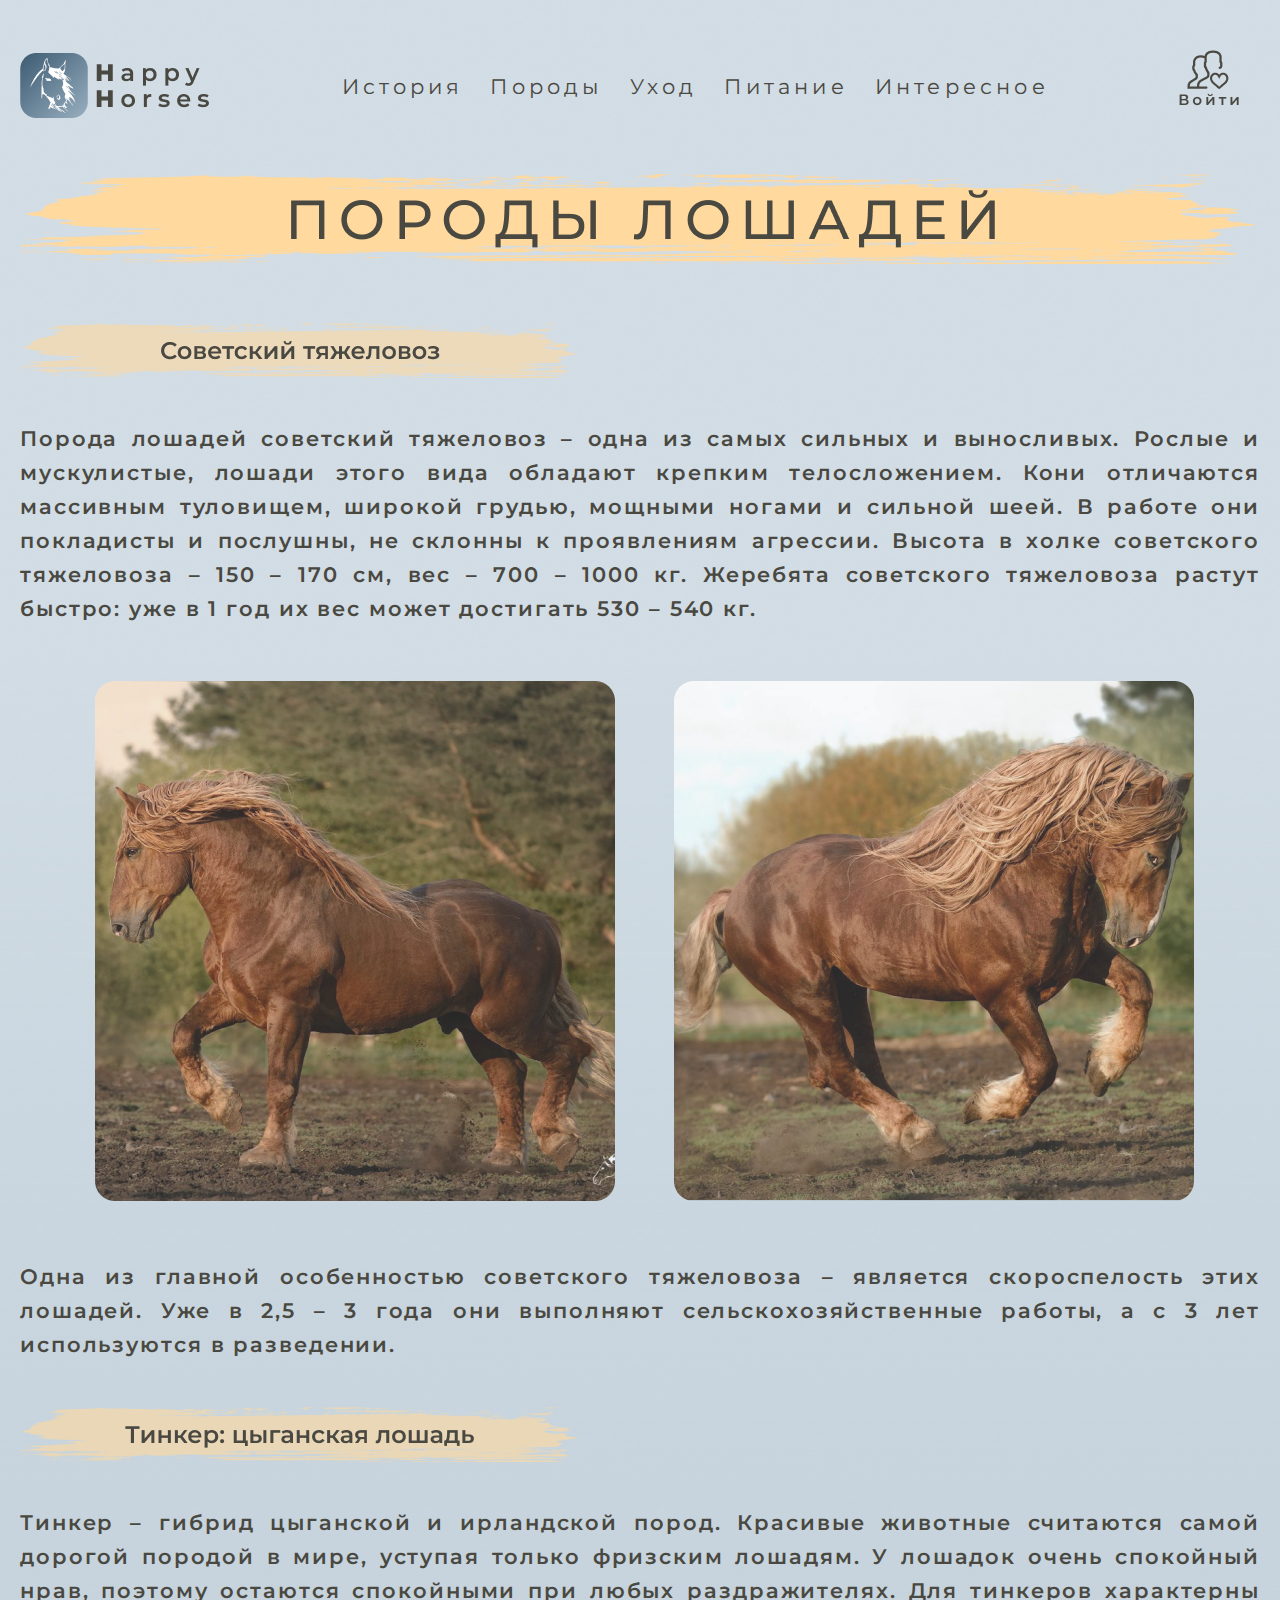
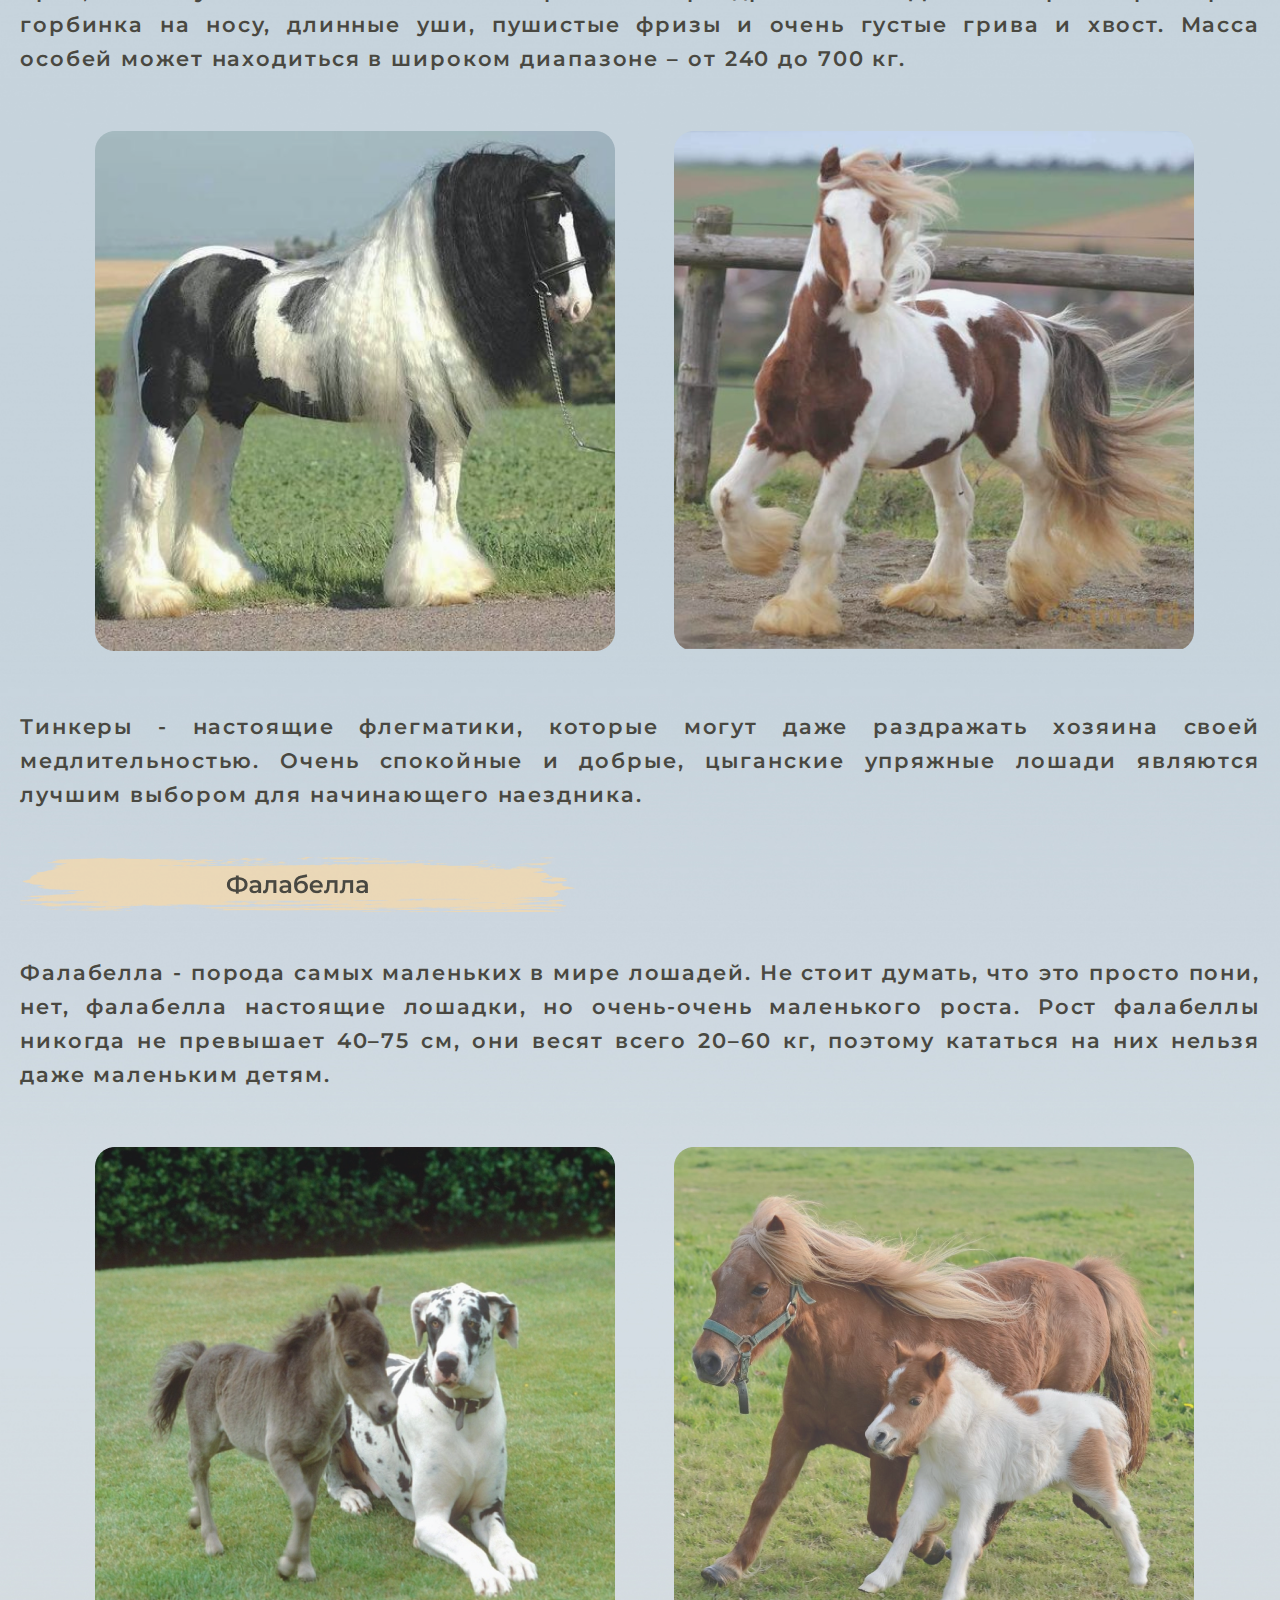
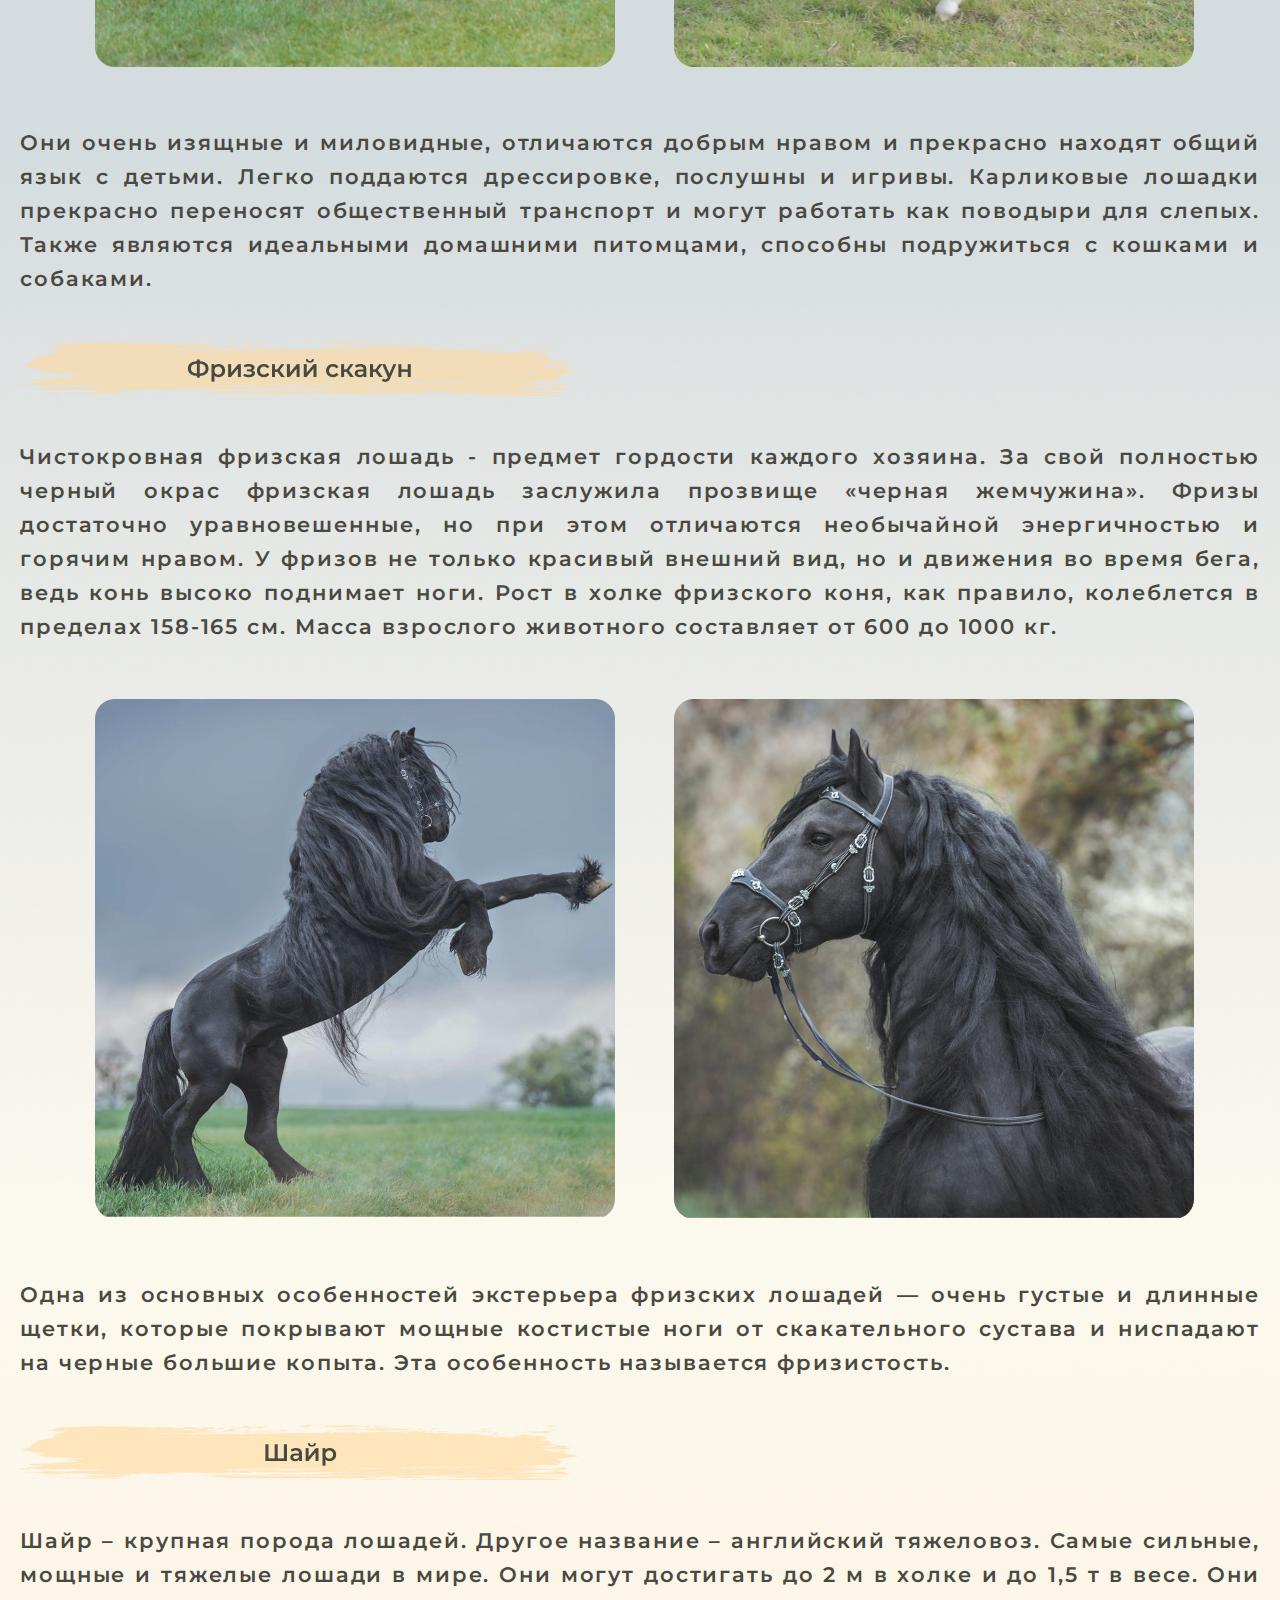
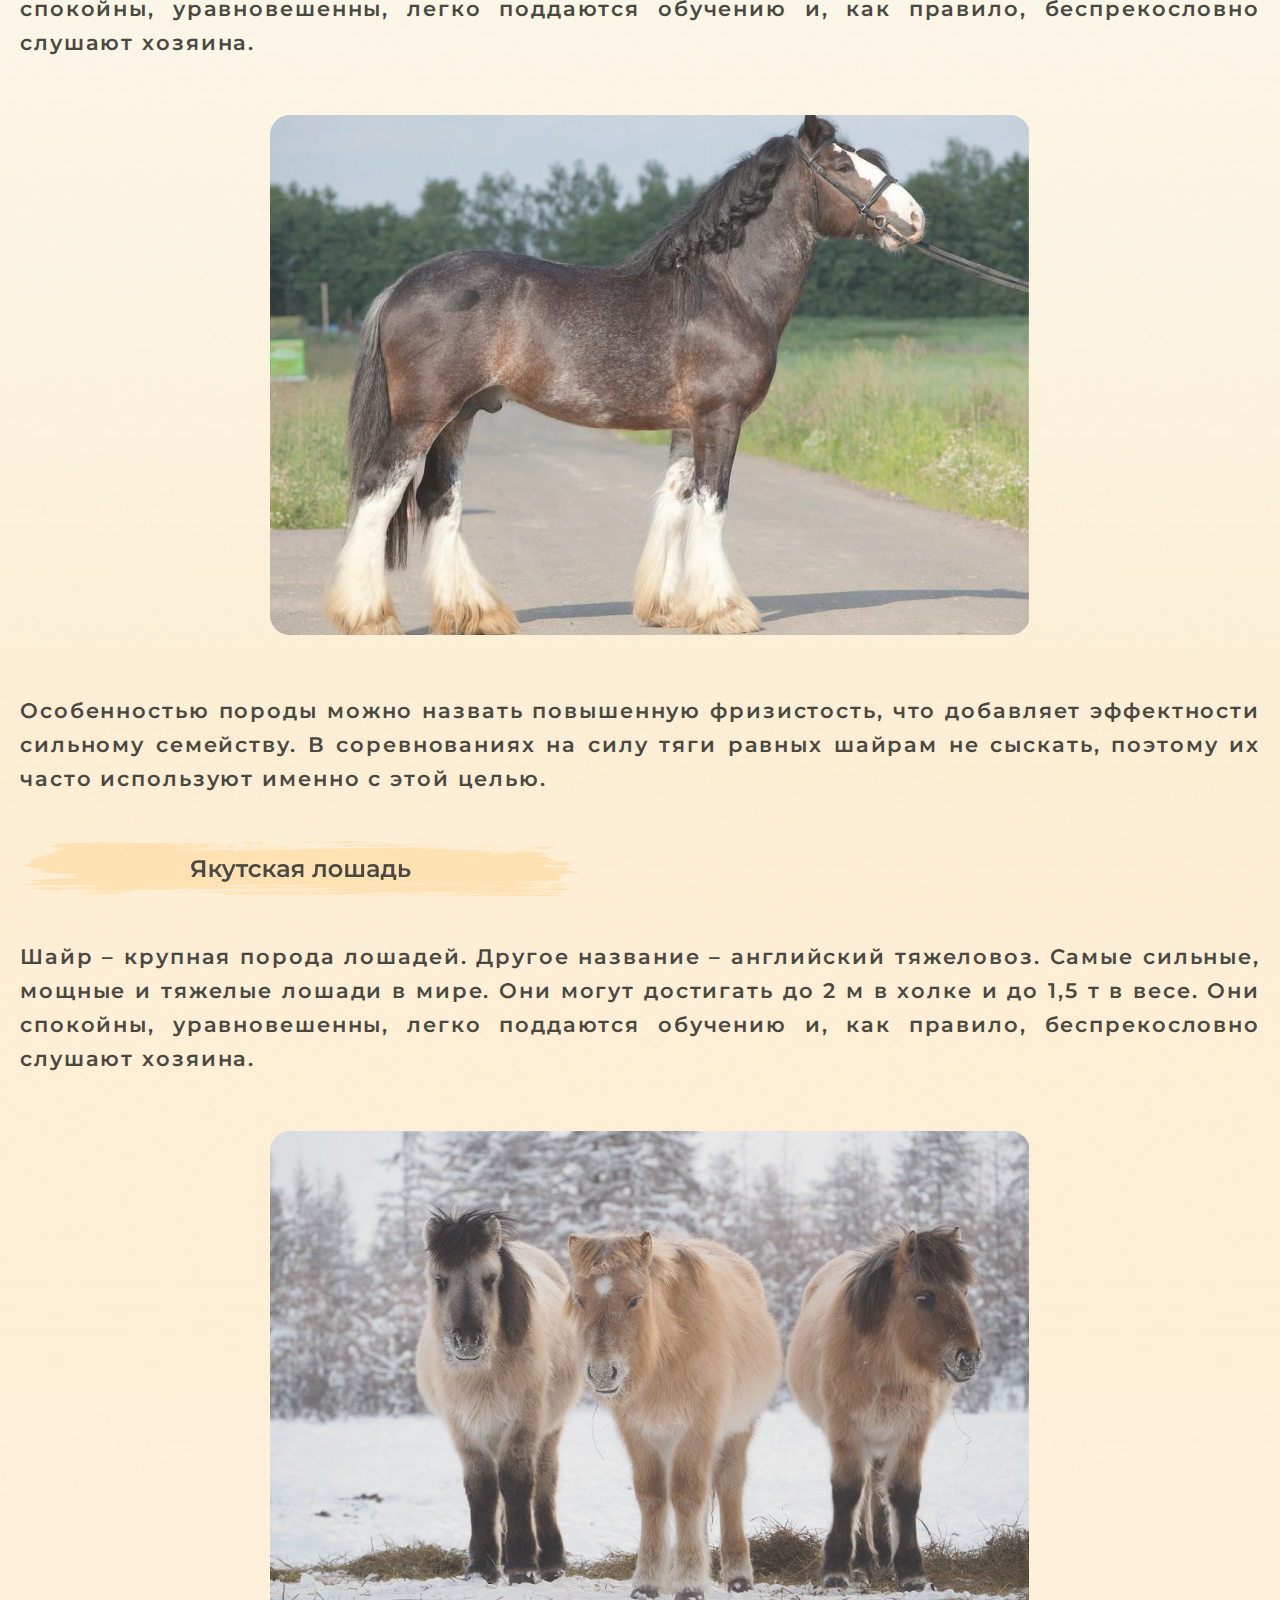
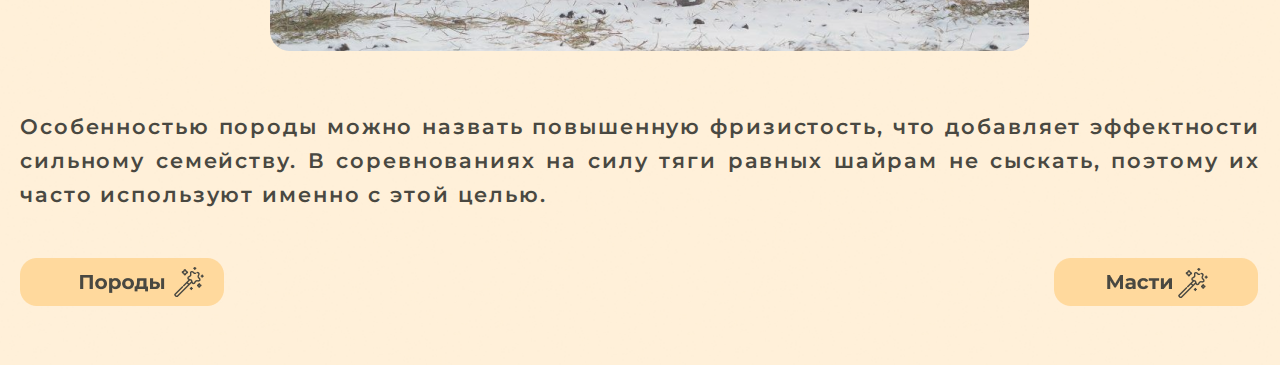
<file: breeds2.html>
<!DOCTYPE html>
<html lang="en">

<head>
    <meta charset="UTF-8">
    <title>HH Породы лошадей</title>
    <link href="https://fonts.googleapis.com/css2?family=Montserrat:wght@600;700;800&display=swap" rel="stylesheet">
    <link rel="stylesheet" href="breeds2.css">
</head>

<body>
    <div class="container">
        <header id="header" class="header">
            <div class="nav">
                <div class="logo">
                    <a href="index.html"><img src="img/logo.png"> </a>
                </div>
                <ul class="menu">
                    <li>
                        <a href="history.html#history.html">
                            История
                        </a>
                    </li>
                    <li>
                        <a href="breeds.html">
                            Породы
                        </a>
                    </li>
                    <li>
                        <a href="care.html">
                            Уход
                        </a>
                    </li>
                    <li>
                        <a href="food.html">
                            Питание
                        </a>
                    </li>
                    <li>
                        <a href="interes.html">
                            Интересное
                        </a>
                    </li>
                </ul>
                <div class="vhod">
                    <a href="vhod.html"><img src="img/vhood.png" alt="Войти/Зарегистрироваться"></a>
                </div>
            </div>
        </header>
        <div class="poroda">
            <img src="img/pl.png" alt="Породы лошадей">
        </div>

        <div class="sovettyaj">
            <img src="img/sovt.png" alt="" class="sovt" id="sovet">
            <p class="zagbree1">Порода лошадей советский тяжеловоз – одна из самых сильных и выносливых. Рослые и
                мускулистые, лошади этого вида обладают крепким телосложением. Кони отличаются массивным туловищем,
                широкой грудью, мощными ногами и сильной шеей. В работе они покладисты и послушны, не склонны к
                проявлениям агрессии.
                Высота в холке советского тяжеловоза – 150 – 170 см, вес – 700 – 1000 кг.
                Жеребята советского тяжеловоза растут быстро: уже в 1 год их вес может достигать 530 – 540 кг.
            </p>
            <div class="gallery15">
                <img src="img/losh23.png" alt="" class="losh23">
                <img src="img/losh24.png" alt="" class="losh24">
            </div>
            <p class="zagbree2">Одна из главной особенностью советского тяжеловоза – является скороспелость этих
                лошадей. Уже в 2,5 – 3 года они выполняют сельскохозяйственные работы, а с 3 лет используются в
                разведении. </p>
        </div>

        <div class="tinker">
            <img src="img/tinl.png" alt="" class="tinl" id="tinka">
            <p class="zagbree1">Тинкер – гибрид цыганской и ирландской пород. Красивые животные считаются самой дорогой
                породой в мире, уступая только фризским лошадям. У лошадок очень спокойный нрав, поэтому остаются
                спокойными при любых раздражителях. Для тинкеров характерны горбинка на носу, длинные уши, пушистые
                фризы и очень густые грива и хвост. Масса особей может находиться в широком диапазоне – от 240 до 700
                кг.</p>
            <div class="gallery16">
                <img src="img/losh25.png" alt="" class="losh25">
                <img src="img/losh26.png" alt="" class="losh26">
            </div>
            <p class="zagbree2">Тинкеры - настоящие флегматики, которые могут даже раздражать хозяина своей
                медлительностью. Очень спокойные и добрые, цыганские упряжные лошади являются лучшим выбором для
                начинающего наездника. </p>
        </div>

        <div class="falabella">
            <img src="img/falabl.png" alt="" class="falabl" id="falabka">
            <p class="zagbree1">Фалабелла - порода самых маленьких в мире лошадей. Не стоит думать, что это просто пони,
                нет, фалабелла настоящие лошадки, но очень-очень маленького роста. Рост фалабеллы никогда не превышает
                40–75 см, они весят всего 20–60 кг, поэтому кататься на них нельзя даже маленьким детям.
            </p>
            <div class="gallery17">
                <img src="img/losh27.png" alt="" class="losh27">
                <img src="img/losh28.png" alt="" class="losh28">
            </div>
            <p class="zagbree2">Они очень изящные и миловидные, отличаются добрым нравом и прекрасно находят общий язык
                с детьми. Легко поддаются дрессировке, послушны и игривы.
                Карликовые лошадки прекрасно переносят общественный транспорт и могут работать как поводыри для слепых.
                Также являются идеальными домашними питомцами, способны подружиться с кошками и собаками. </p>
        </div>

        <div class="frizskaya">
            <img src="img/frizl.png" alt="" class="frizl" id="frizik">
            <p class="zagbree1">Чистокровная фризская лошадь - предмет гордости каждого хозяина. За свой полностью
                черный окрас фризская лошадь заслужила прозвище «черная жемчужина».
                Фризы достаточно уравновешенные, но при этом отличаются необычайной энергичностью и горячим нравом. У
                фризов не только красивый внешний вид, но и движения во время бега, ведь конь высоко поднимает ноги.
                Рост в холке фризского коня, как правило, колеблется в пределах 158-165 см. Масса взрослого животного
                составляет от 600 до 1000 кг.</p>
            <div class="gallery18">
                <img src="img/losh29.png" alt="" class="losh29">
                <img src="img/losh30.png" alt="" class="losh30">
            </div>
            <p class="zagbree2">Одна из основных особенностей экстерьера фризских лошадей — очень густые и длинные
                щетки, которые покрывают мощные костистые ноги от скакательного сустава и ниспадают на черные большие
                копыта. Эта особенность называется фризистость. </p>
        </div>


        <div class="shair">
            <img src="img/sharl.png" alt="" class="sharl" id="shair">
            <p class="zagbree1">Шайр – крупная порода лошадей. Другое название – английский тяжеловоз. Самые сильные,
                мощные и тяжелые лошади в мире. Они могут достигать до 2 м в холке и до 1,5 т в весе. Они спокойны,
                уравновешенны, легко поддаются обучению и, как правило, беспрекословно слушают хозяина. </p>
            <div class="gallery19">
                <img src="img/losh31.png" alt="" class="losh31">
            </div>
            <p class="zagbree2">Особенностью породы можно назвать повышенную фризистость, что добавляет эффектности
                сильному семейству. В соревнованиях на силу тяги равных шайрам не сыскать, поэтому их часто используют
                именно с этой целью. </p>
        </div>

        <div class="yakutskie">
            <img src="img/yakl.png" alt="" class="yakl" id="yakut">
            <p class="zagbree1">Шайр – крупная порода лошадей. Другое название – английский тяжеловоз. Самые сильные,
                мощные и тяжелые лошади в мире. Они могут достигать до 2 м в холке и до 1,5 т в весе. Они спокойны,
                уравновешенны, легко поддаются обучению и, как правило, беспрекословно слушают хозяина. </p>
            <div class="gallery20">
                <img src="img/losh32.png" alt="" class="losh31">
            </div>
            <p class="zagbree2">Особенностью породы можно назвать повышенную фризистость, что добавляет эффектности
                сильному семейству. В соревнованиях на силу тяги равных шайрам не сыскать, поэтому их часто используют
                именно с этой целью. </p>
        </div>


        <div class="knopka12">
            <a href="#" title="Вернуться к началу" class="topbutton"><img src="img/knopla12.png"></a>
        </div>


        <div class="knop">
            <div class="porod">
                <a href="breeds.html"><img src="img/knopka2.png" alt="Породы"></a>
            </div>
            <div class="masti">
                <a href="suit.html"><img src="img/knopka4.png" alt="Масти"></a>
            </div>
        </div>

    </div>
</body>

</html>
</file>
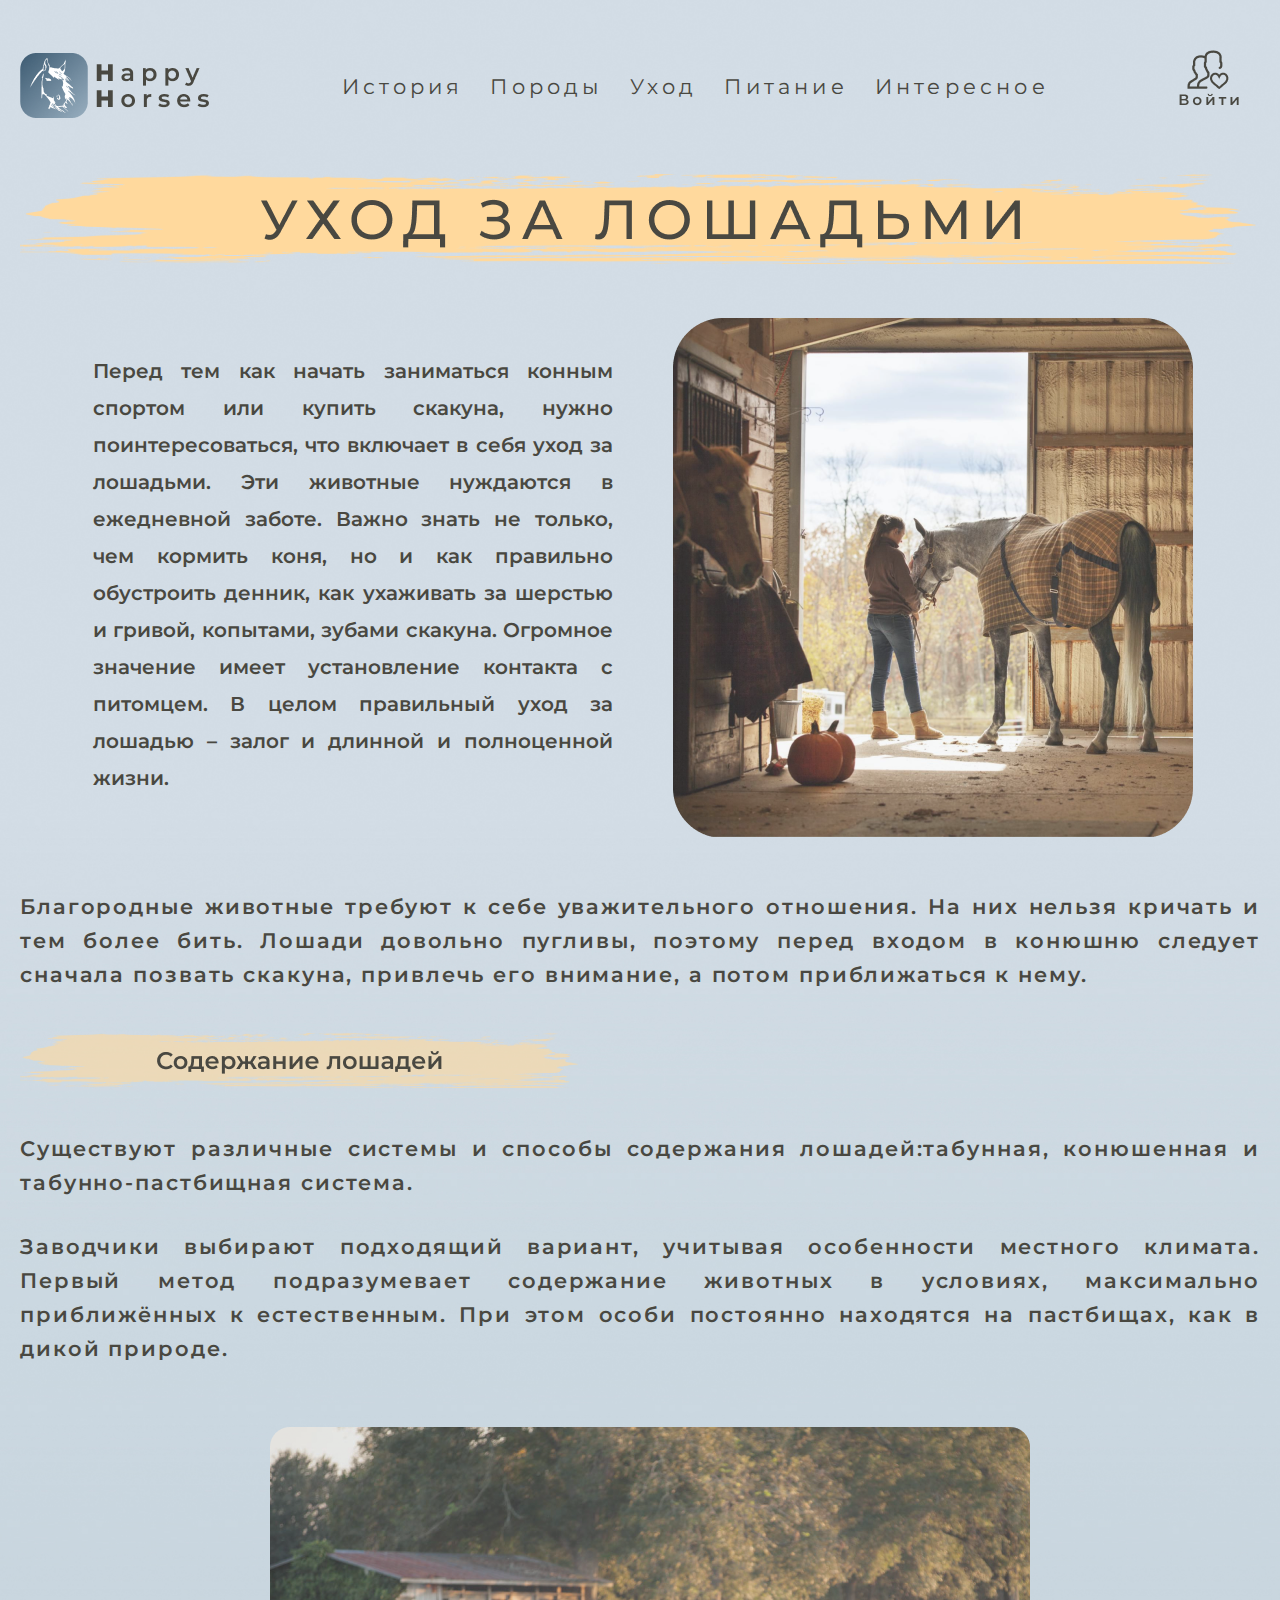
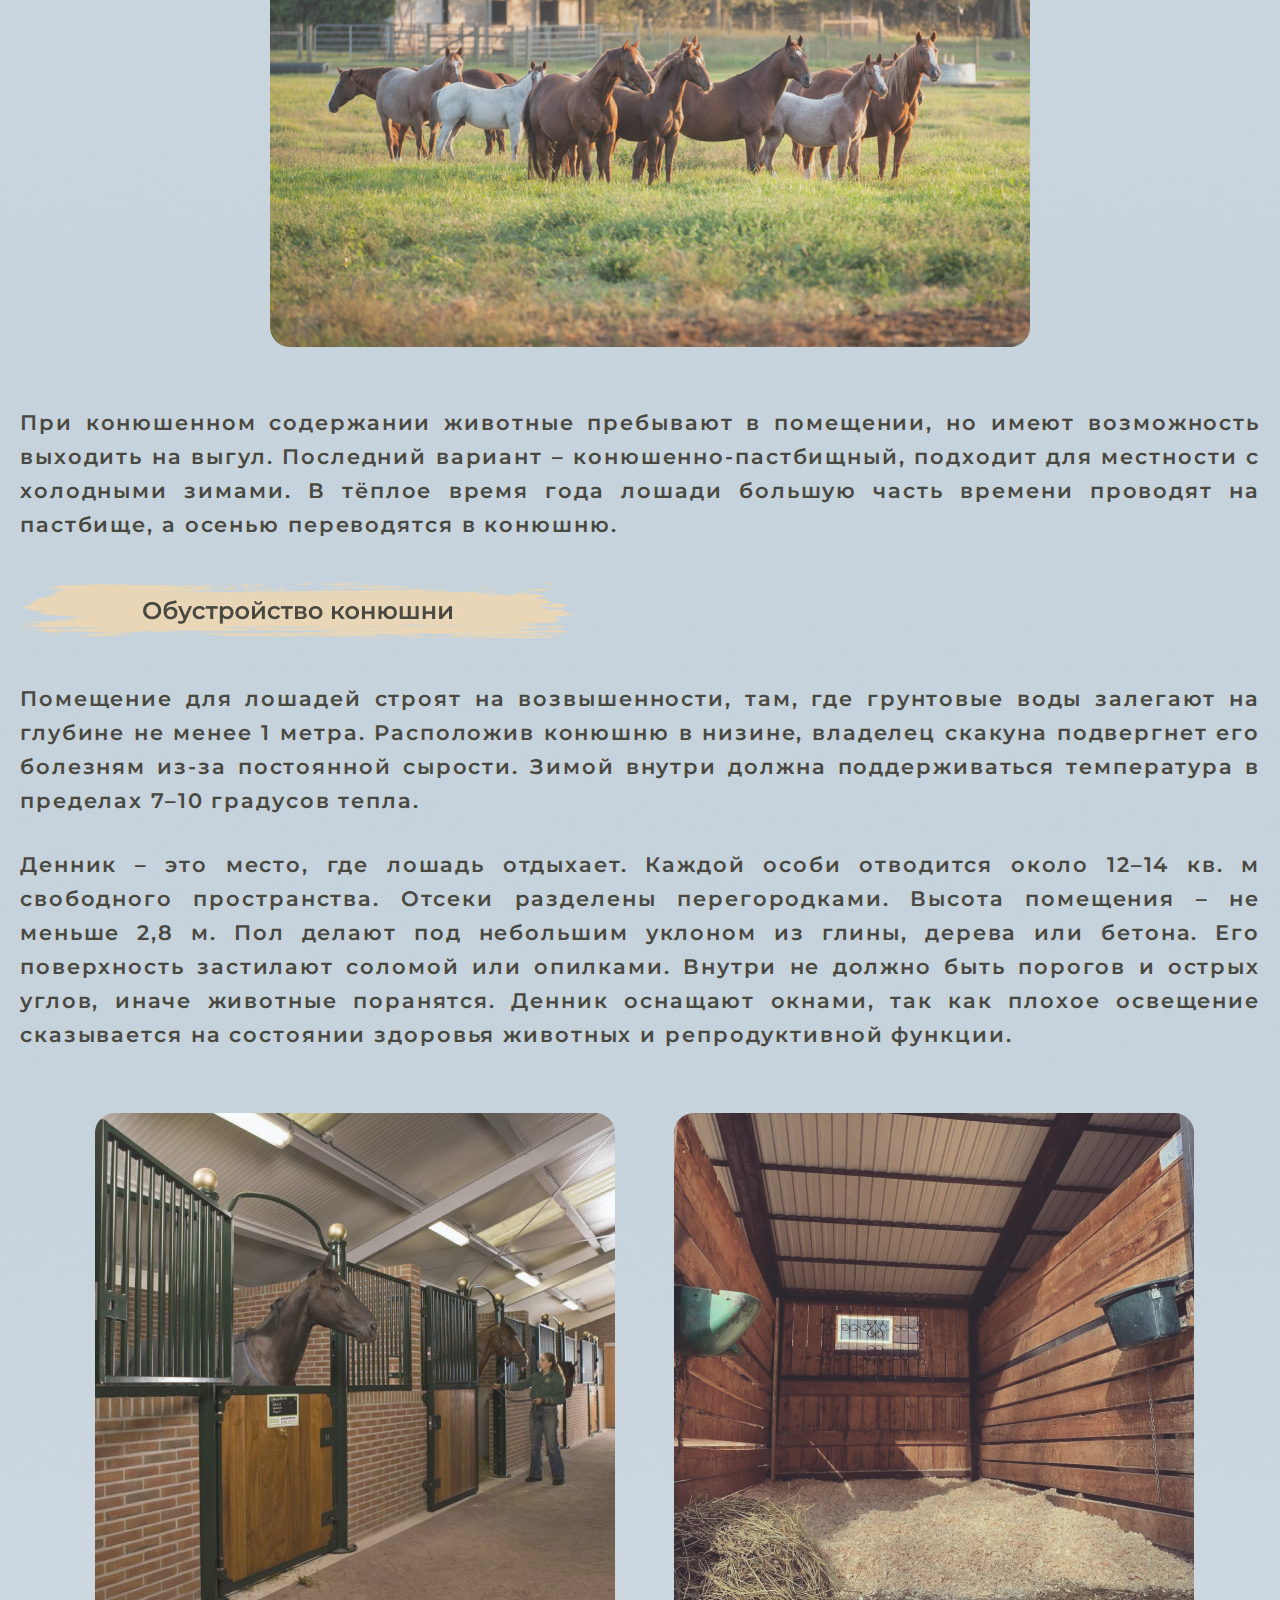
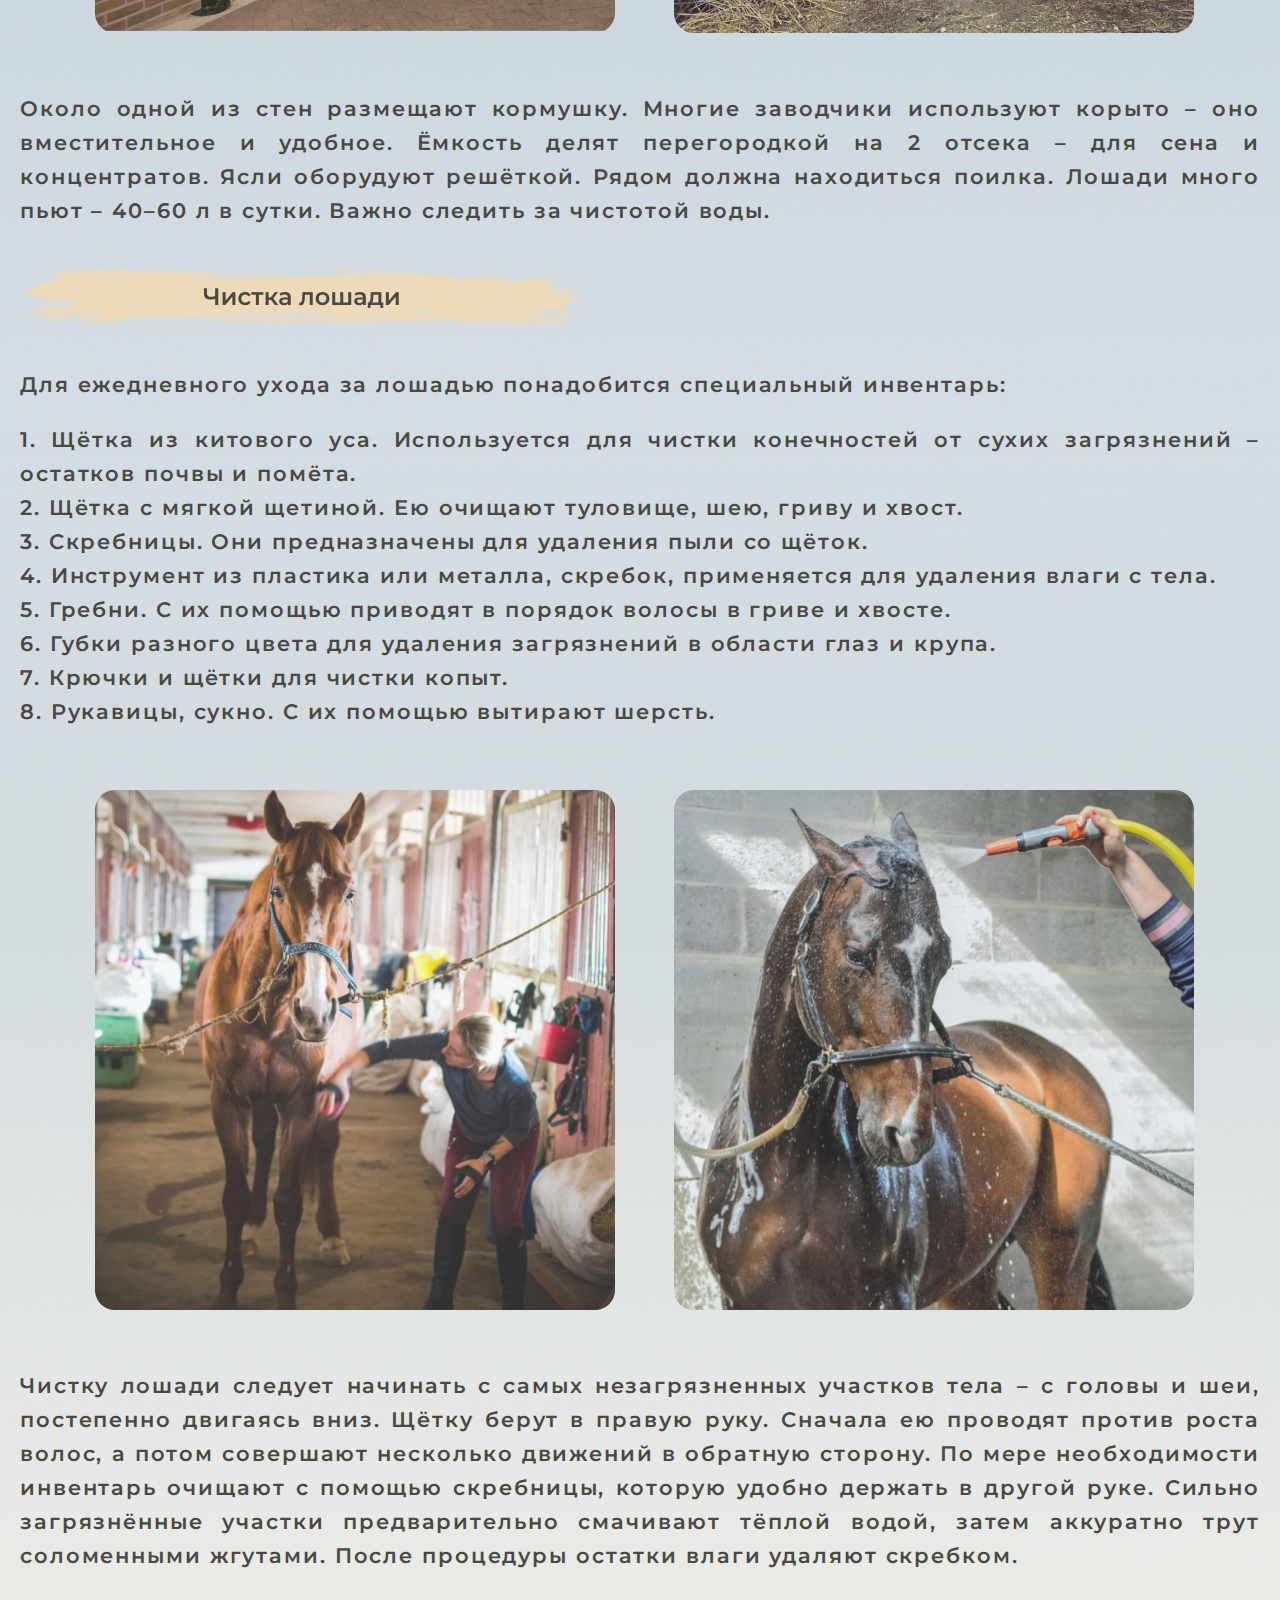
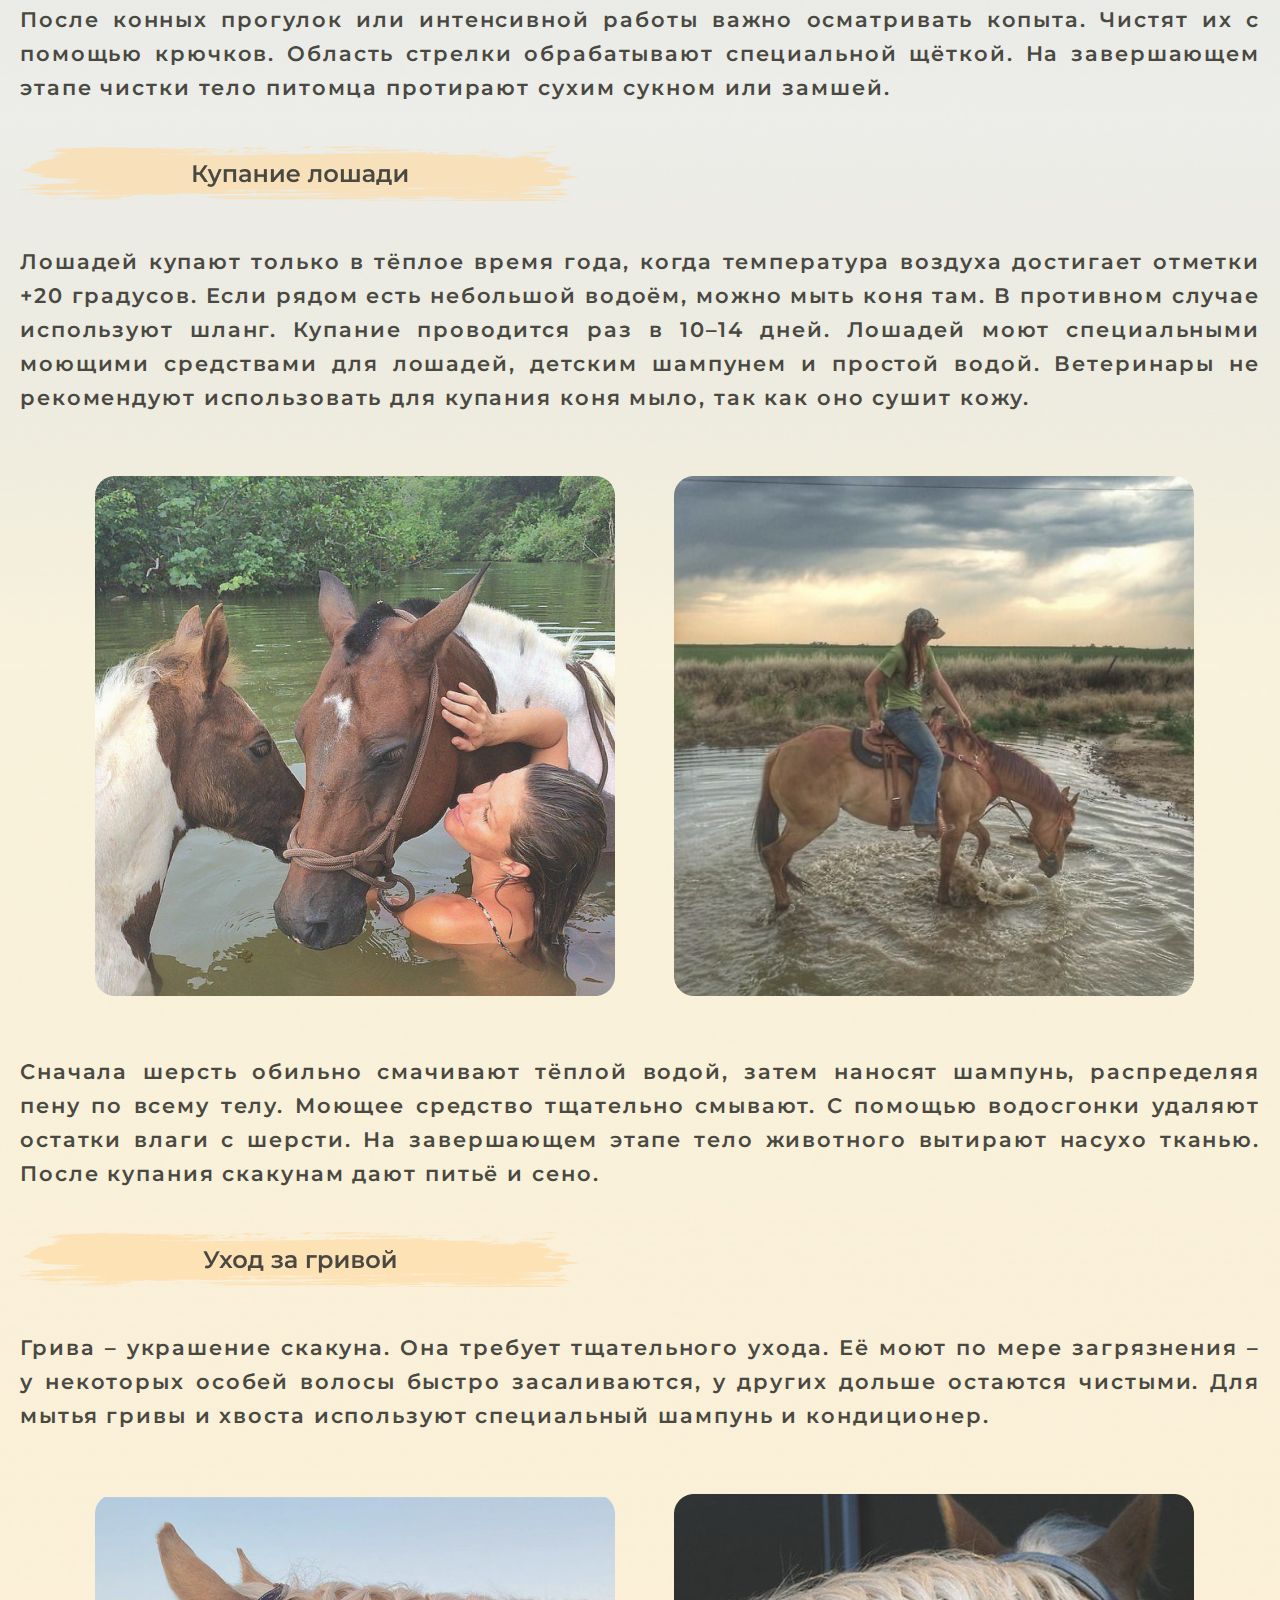
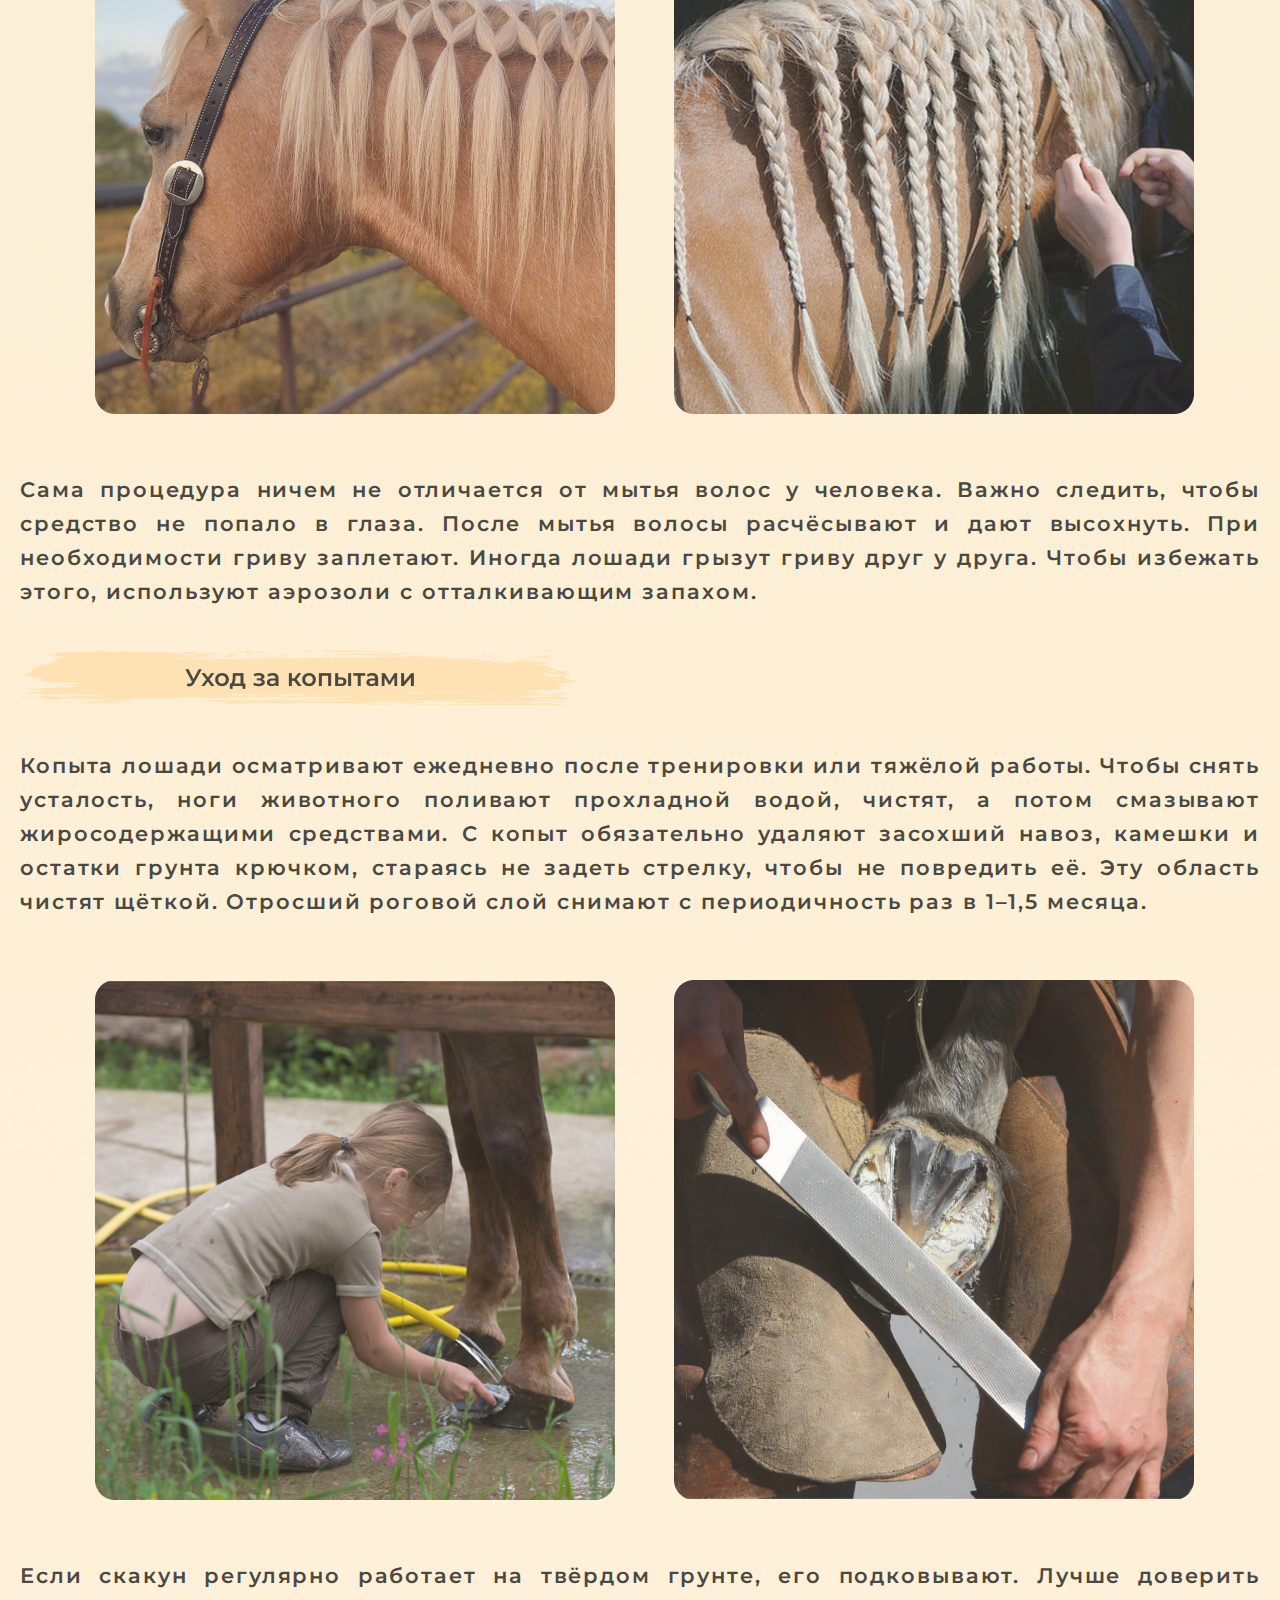
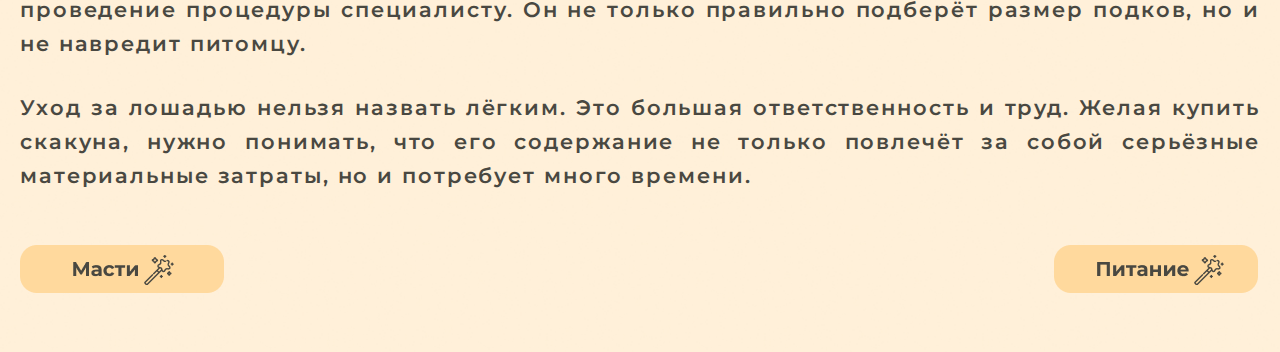
<file: care.html>
<!DOCTYPE html>
<html lang="en">

<head>
    <meta charset="UTF-8">
    <title>HH Уход за лошадьми</title>
    <link href="https://fonts.googleapis.com/css2?family=Montserrat:wght@600;700;800&display=swap" rel="stylesheet">
    <link rel="stylesheet" href="care.css">
</head>

<body>
    <div class="container">
        <header id="header" class="header">
            <div class="nav">
                <div class="logo">
                    <a href="index.html"><img src="img/logo.png"> </a>
                </div>
                <ul class="menu">
                    <li>
                        <a href="history.html#history.html">
                            История
                        </a>
                    </li>
                    <li>
                        <a href="breeds.html">
                            Породы
                        </a>
                    </li>
                    <li>
                        <a href="care.html">
                            Уход
                        </a>
                    </li>
                    <li>
                        <a href="food.html">
                            Питание
                        </a>
                    </li>
                    <li>
                        <a href="interes.html">
                            Интересное
                        </a>
                    </li>
                </ul>
                <div class="vhod">
                    <a href="vhod.html"><img src="img/vhood.png" alt="Войти/Зарегистрироваться"></a>
                </div>
            </div>
        </header>
        <div class="uhod">
            <img src="img/uhodl.png" alt="Уход за лошадьми">
        </div>
        <div class="gallery26">
            <img src="img/losh42.png" alt="" class="losh42">
            <div class="zaguh">
                <p> Перед тем как начать заниматься конным спортом или купить скакуна, нужно поинтересоваться, что
                    включает в себя уход за лошадьми. Эти животные нуждаются в ежедневной заботе. Важно знать не только,
                    чем кормить коня, но и как правильно обустроить денник, как ухаживать за шерстью и гривой, копытами,
                    зубами скакуна. Огромное значение имеет установление контакта с питомцем. В целом правильный уход за
                    лошадью – залог и длинной и полноценной жизни.
                </p>
            </div>
        </div>
        <p class="zaguh5">Благородные животные требуют к себе уважительного отношения. На них нельзя кричать и тем более
            бить. Лошади довольно пугливы, поэтому перед входом в конюшню следует сначала позвать скакуна, привлечь его
            внимание, а потом приближаться к нему. </p>
        <div class="soderjanie">
            <img src="img/soderj.png" alt="" class="soderj">
            <p class="zaguh1">Существуют различные системы и способы содержания лошадей:табунная,
                конюшенная и табунно-пастбищная система. </p>
            <p class="zaguh2">Заводчики выбирают подходящий вариант, учитывая особенности местного климата. Первый метод
                подразумевает содержание животных в условиях, максимально приближённых к естественным. При этом особи
                постоянно находятся на пастбищах, как в дикой природе.</p>
            <div class="gallery27">
                <img src="img/losh43.png" alt="" class="losh34">
            </div>
            <p class="zaguh3">При конюшенном содержании животные пребывают в помещении, но имеют возможность выходить на
                выгул. Последний вариант – конюшенно-пастбищный, подходит для местности с холодными зимами. В тёплое
                время года лошади большую часть времени проводят на пастбище, а осенью переводятся в конюшню. </p>
        </div>
        <div class="obustroistvo">
            <img src="img/obusl.png" alt="" class="obusl">
            <p class="zaguh1">Помещение для лошадей строят на возвышенности, там, где грунтовые воды залегают на глубине
                не менее 1 метра. Расположив конюшню в низине, владелец скакуна подвергнет его болезням из-за постоянной
                сырости. Зимой внутри должна поддерживаться температура в пределах 7–10 градусов тепла. </p>
            <p class="zaguh2">Денник – это место, где лошадь отдыхает. Каждой особи отводится около 12–14 кв. м
                свободного пространства. Отсеки разделены перегородками. Высота помещения – не меньше 2,8 м. Пол делают
                под небольшим уклоном из глины, дерева или бетона. Его поверхность застилают соломой или опилками.
                Внутри не должно быть порогов и острых углов, иначе животные поранятся. Денник оснащают окнами, так как
                плохое освещение сказывается на состоянии здоровья животных и репродуктивной функции.</p>
            <div class="gallery28">
                <img src="img/losh44.png" alt="" class="losh44">
                <img src="img/losh45.png" alt="" class="losh45">
            </div>
            <p class="zaguh3">Около одной из стен размещают кормушку. Многие заводчики используют корыто – оно
                вместительное и удобное. Ёмкость делят перегородкой на 2 отсека – для сена и концентратов. Ясли
                оборудуют решёткой. Рядом должна находиться поилка. Лошади много пьют – 40–60 л в сутки. Важно следить
                за чистотой воды. </p>
        </div>
        <div class="chistka">
            <img src="img/chisl.png" alt="" class="chisl">
            <p class="zaguh1">Для ежедневного ухода за лошадью понадобится специальный инвентарь:</p>
            <p class="zaguh4">1. Щётка из китового уса. Используется для чистки конечностей от сухих загрязнений –
                остатков почвы и помёта.
                <br>2. Щётка с мягкой щетиной. Ею очищают туловище, шею, гриву и хвост.
                <br>3. Скребницы. Они предназначены для удаления пыли со щёток.
                <br>4. Инструмент из пластика или металла, скребок, применяется для удаления влаги с тела.
                <br>5. Гребни. С их помощью приводят в порядок волосы в гриве и хвосте.
                <br>6. Губки разного цвета для удаления загрязнений в области глаз и крупа.
                <br>7. Крючки и щётки для чистки копыт.
                <br>8. Рукавицы, сукно. С их помощью вытирают шерсть.</p>
            <div class="gallery29">
                <img src="img/losh46.png" alt="" class="losh46">
                <img src="img/losh47.png" alt="" class="losh47">
            </div>
            <p class="zaguh3">Чистку лошади следует начинать с самых незагрязненных участков тела – с головы и шеи,
                постепенно двигаясь вниз. Щётку берут в правую руку. Сначала ею проводят против роста волос, а потом
                совершают несколько движений в обратную сторону. По мере необходимости инвентарь очищают с помощью
                скребницы, которую удобно держать в другой руке. Сильно загрязнённые участки предварительно смачивают
                тёплой водой, затем аккуратно трут соломенными жгутами. После процедуры остатки влаги удаляют скребком.
            </p>
            <p class="zaguh2">После конных прогулок или интенсивной работы важно осматривать копыта. Чистят их с помощью
                крючков. Область стрелки обрабатывают специальной щёткой. На завершающем этапе чистки тело питомца
                протирают сухим сукном или замшей.</p>
        </div>
        <div class="kupanie">
            <img src="img/kupl.png" alt="" class="kupl">
            <p class="zaguh1">Лошадей купают только в тёплое время года, когда температура воздуха достигает отметки +20
                градусов. Если рядом есть небольшой водоём, можно мыть коня там. В противном случае используют шланг.
                Купание проводится раз в 10–14 дней. Лошадей моют специальными моющими средствами для лошадей, детским
                шампунем и простой водой. Ветеринары не рекомендуют использовать для купания коня мыло, так как оно
                сушит кожу.</p>
            <div class="gallery30">
                <img src="img/losh48.png" alt="" class="losh48">
                <img src="img/losh49.png" alt="" class="losh49">
            </div>
            <p class="zaguh3">Сначала шерсть обильно смачивают тёплой водой, затем наносят шампунь, распределяя пену по
                всему телу. Моющее средство тщательно смывают. С помощью водосгонки удаляют остатки влаги с шерсти. На
                завершающем этапе тело животного вытирают насухо тканью. После купания скакунам дают питьё и сено. </p>
        </div>
        <div class="griva">
            <img src="img/uhodgr.png" alt="" class="uhodgr">
            <p class="zaguh1">Грива – украшение скакуна. Она требует тщательного ухода. Её моют по мере загрязнения – у
                некоторых особей волосы быстро засаливаются, у других дольше остаются чистыми. Для мытья гривы и хвоста
                используют специальный шампунь и кондиционер.</p>
            <div class="gallery31">
                <img src="img/losh50.png" alt="" class="losh50">
                <img src="img/losh51.png" alt="" class="losh51">
            </div>
            <p class="zaguh3">Сама процедура ничем не отличается от мытья волос у человека. Важно следить, чтобы
                средство не попало в глаза. После мытья волосы расчёсывают и дают высохнуть. При необходимости гриву
                заплетают. Иногда лошади грызут гриву друг у друга. Чтобы избежать этого, используют аэрозоли с
                отталкивающим запахом.</p>
        </div>
        <div class="griva">
            <img src="img/uhodpodk.png" alt="" class="uhodpodk">
            <p class="zaguh1">Копыта лошади осматривают ежедневно после тренировки или тяжёлой работы. Чтобы снять
                усталость, ноги животного поливают прохладной водой, чистят, а потом смазывают жиросодержащими
                средствами. С копыт обязательно удаляют засохший навоз, камешки и остатки грунта крючком, стараясь не
                задеть стрелку, чтобы не повредить её. Эту область чистят щёткой. Отросший роговой слой снимают с
                периодичность раз в 1–1,5 месяца.</p>
            <div class="gallery32">
                <img src="img/losh52.png" alt="" class="losh52">
                <img src="img/losh53.png" alt="" class="losh53">
            </div>
            <p class="zaguh3">Если скакун регулярно работает на твёрдом грунте, его подковывают. Лучше доверить
                проведение процедуры специалисту. Он не только правильно подберёт размер подков, но и не навредит
                питомцу. </p>
        </div>
        <p class="zaguh2">Уход за лошадью нельзя назвать лёгким. Это большая ответственность и труд. Желая купить
            скакуна, нужно понимать, что его содержание не только повлечёт за собой серьёзные материальные затраты, но и
            потребует много времени.</p>

            <div class="knopka12">
                <a href="#" title="Вернуться к началу" class="topbutton"><img src="img/knopla12.png"></a>
            </div>


            <div class="knop">
                <div class="masti">
                    <a href="suit.html"><img src="img/knopka4.png" alt="Масти"></a>
                </div>
                <div class="eda">
                    <a href="food.html"><img src="img/knopka7.png" alt="Питание"></a>
                </div>
            </div>


    </div>
</body>

</html>
</file>
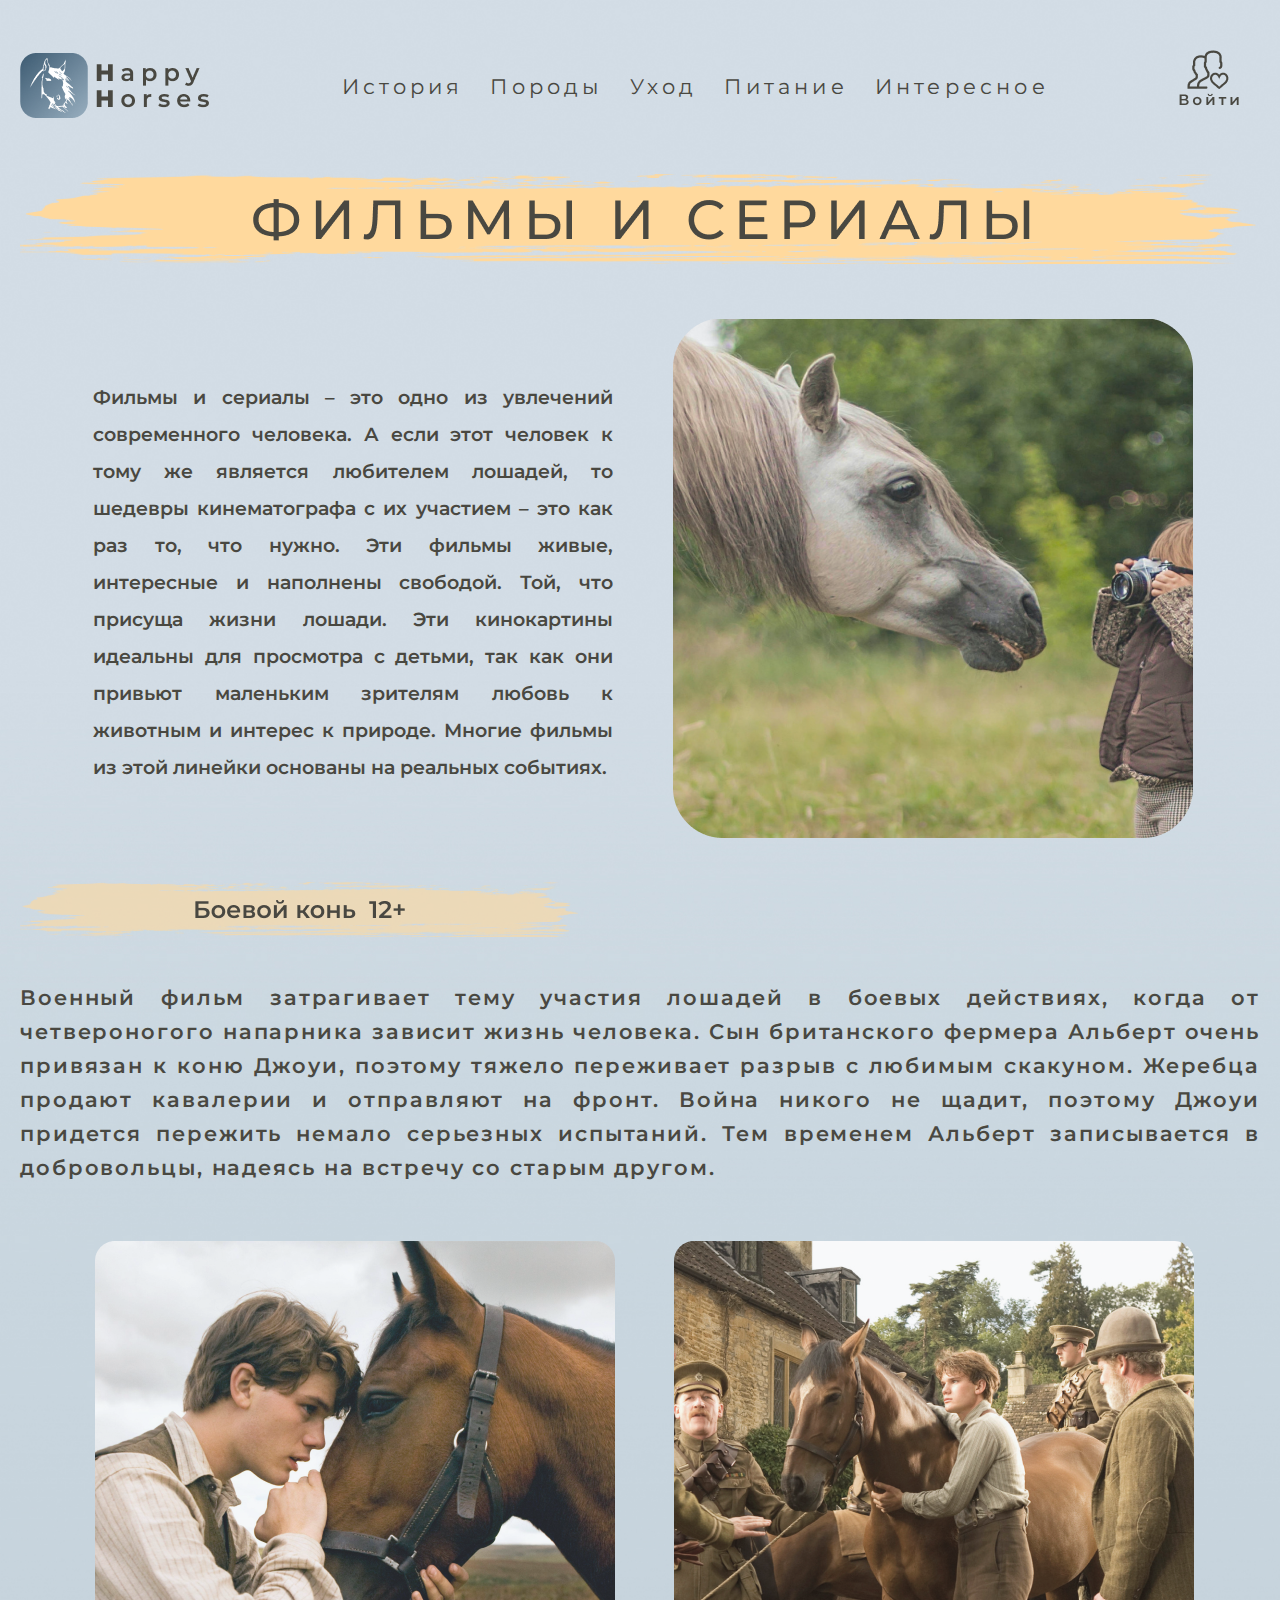
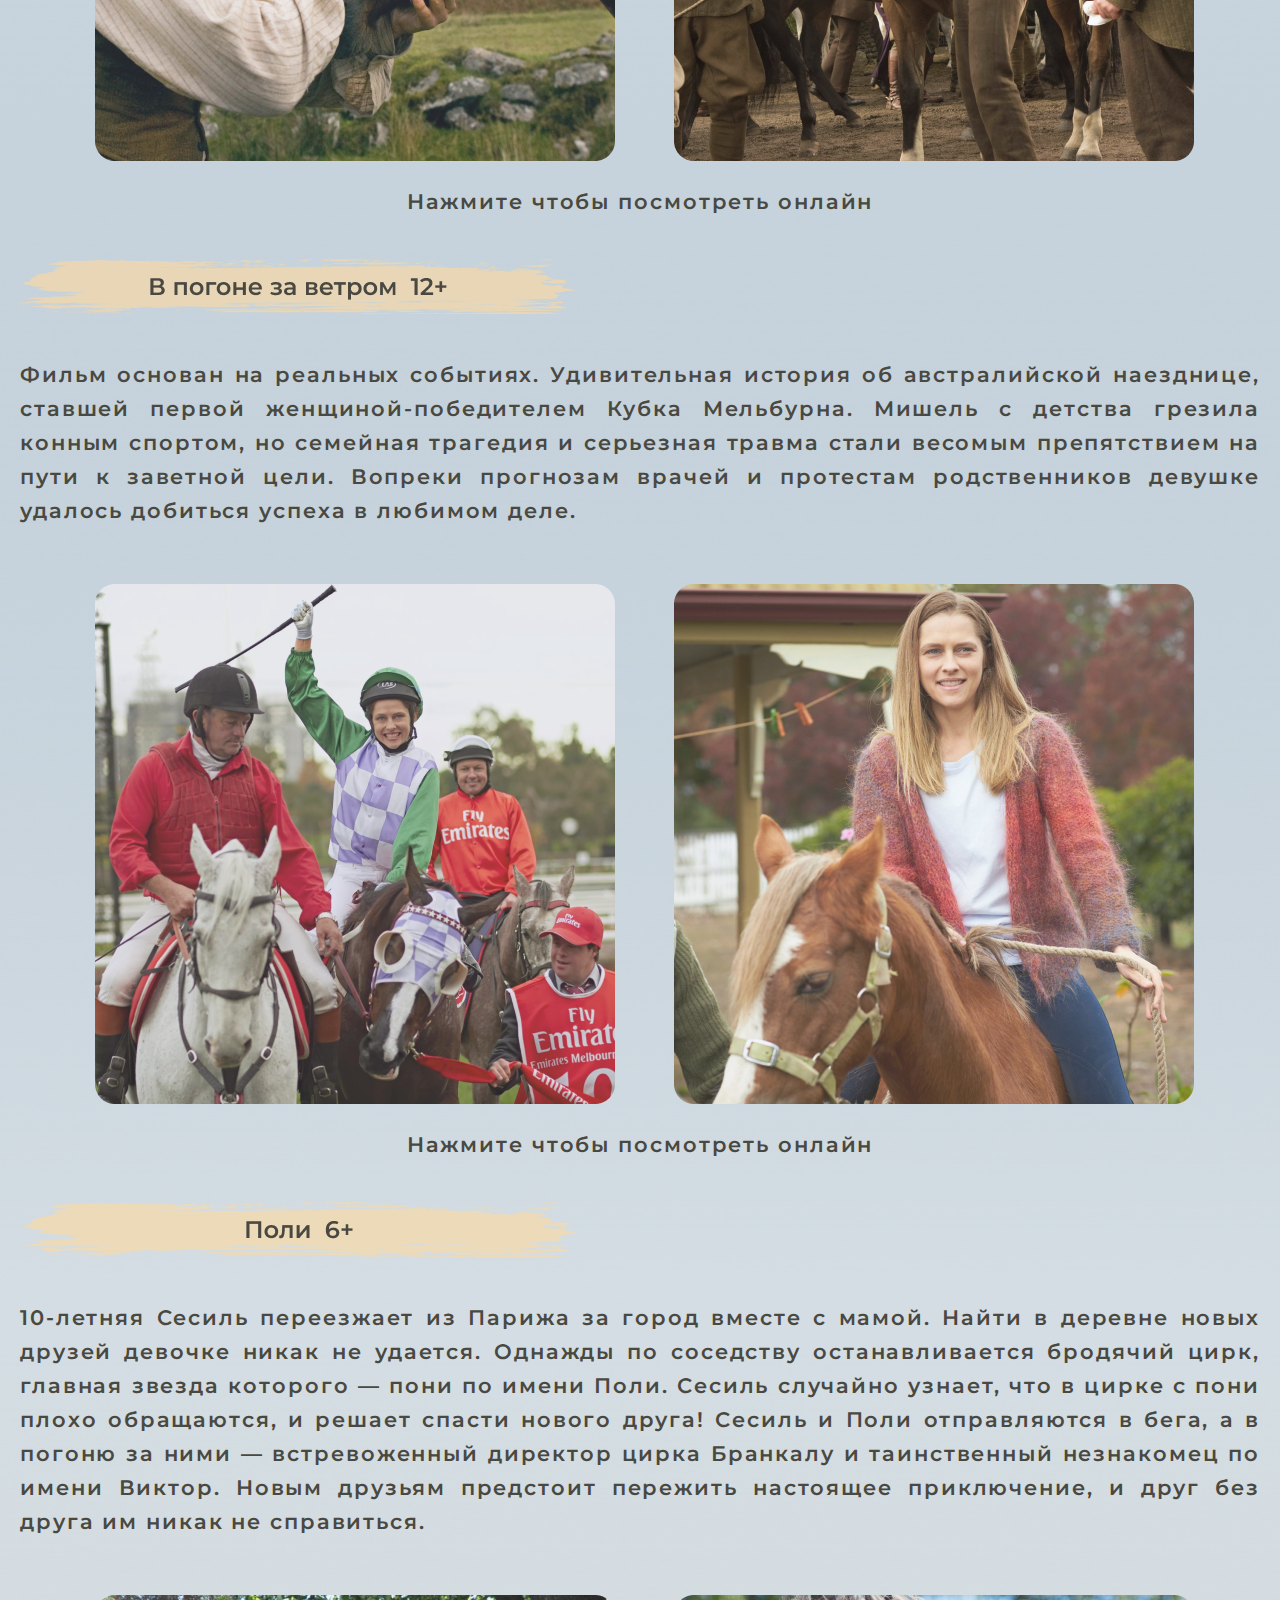
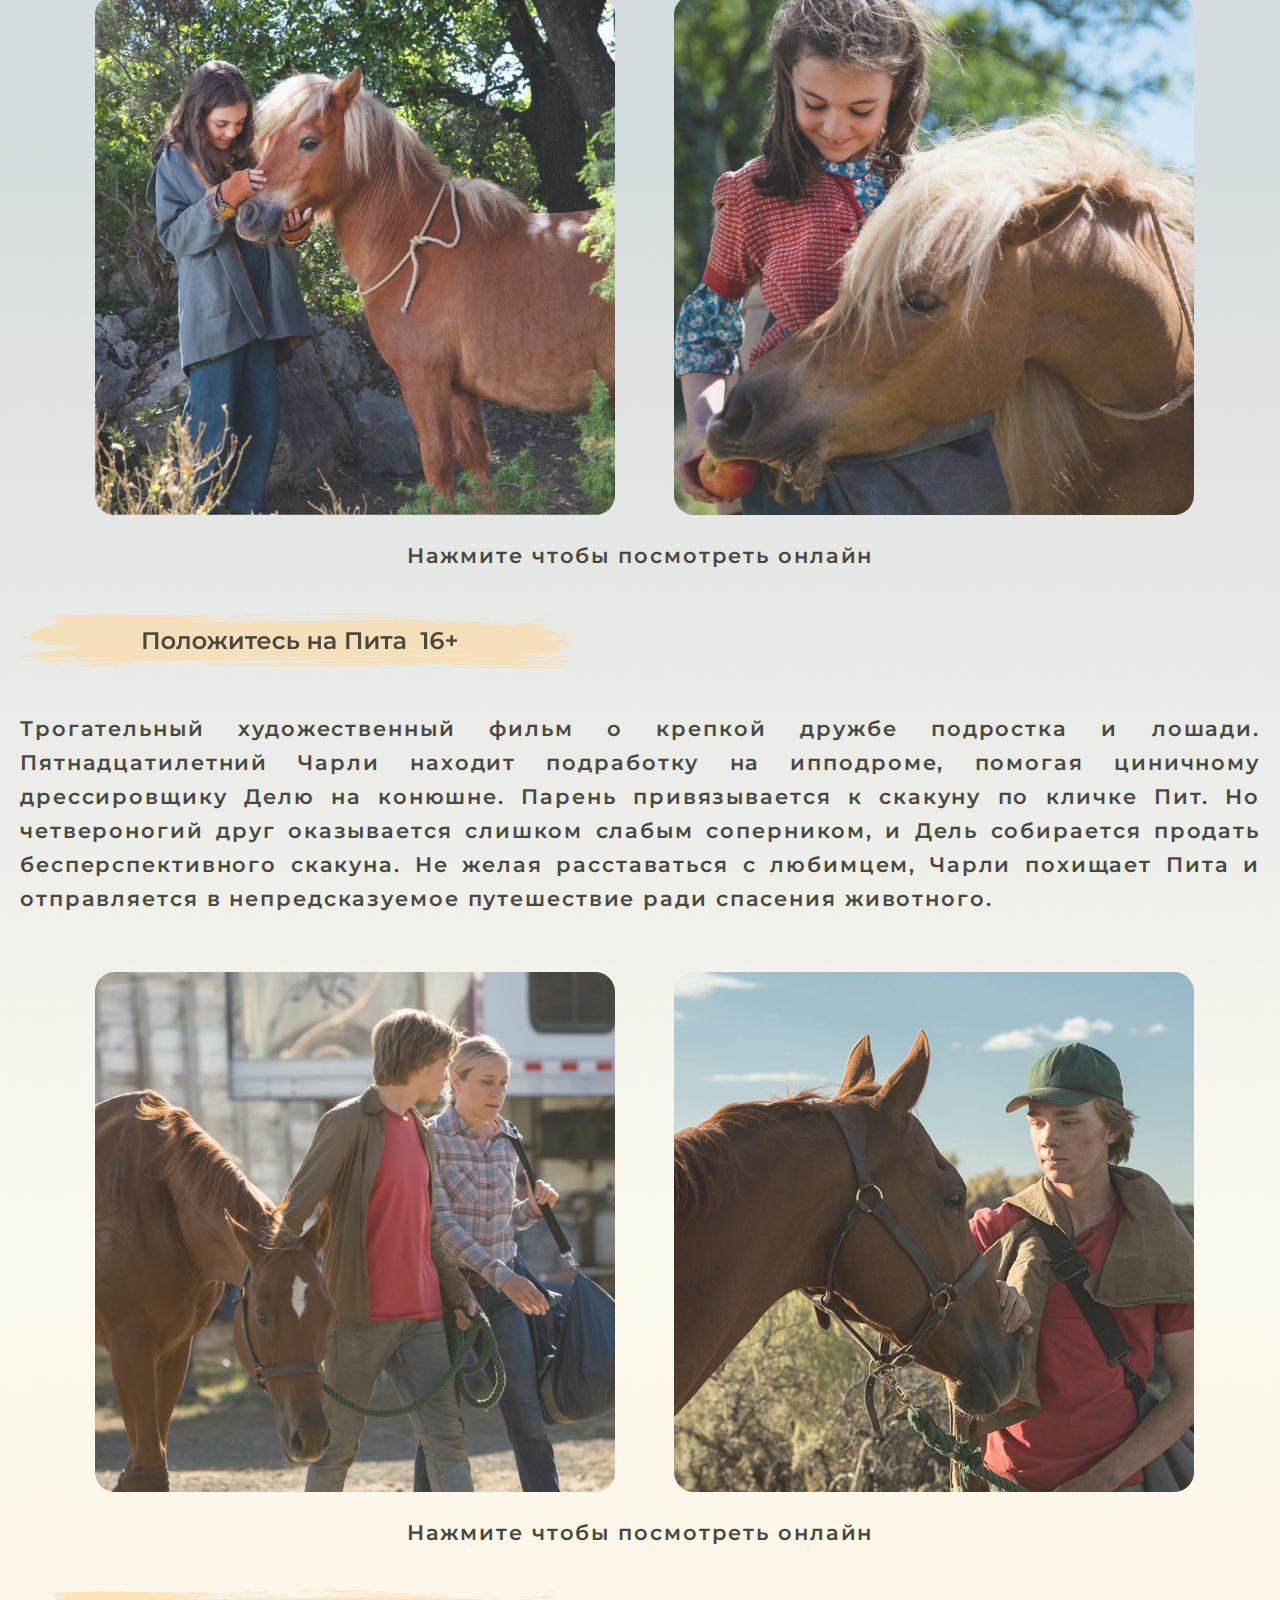
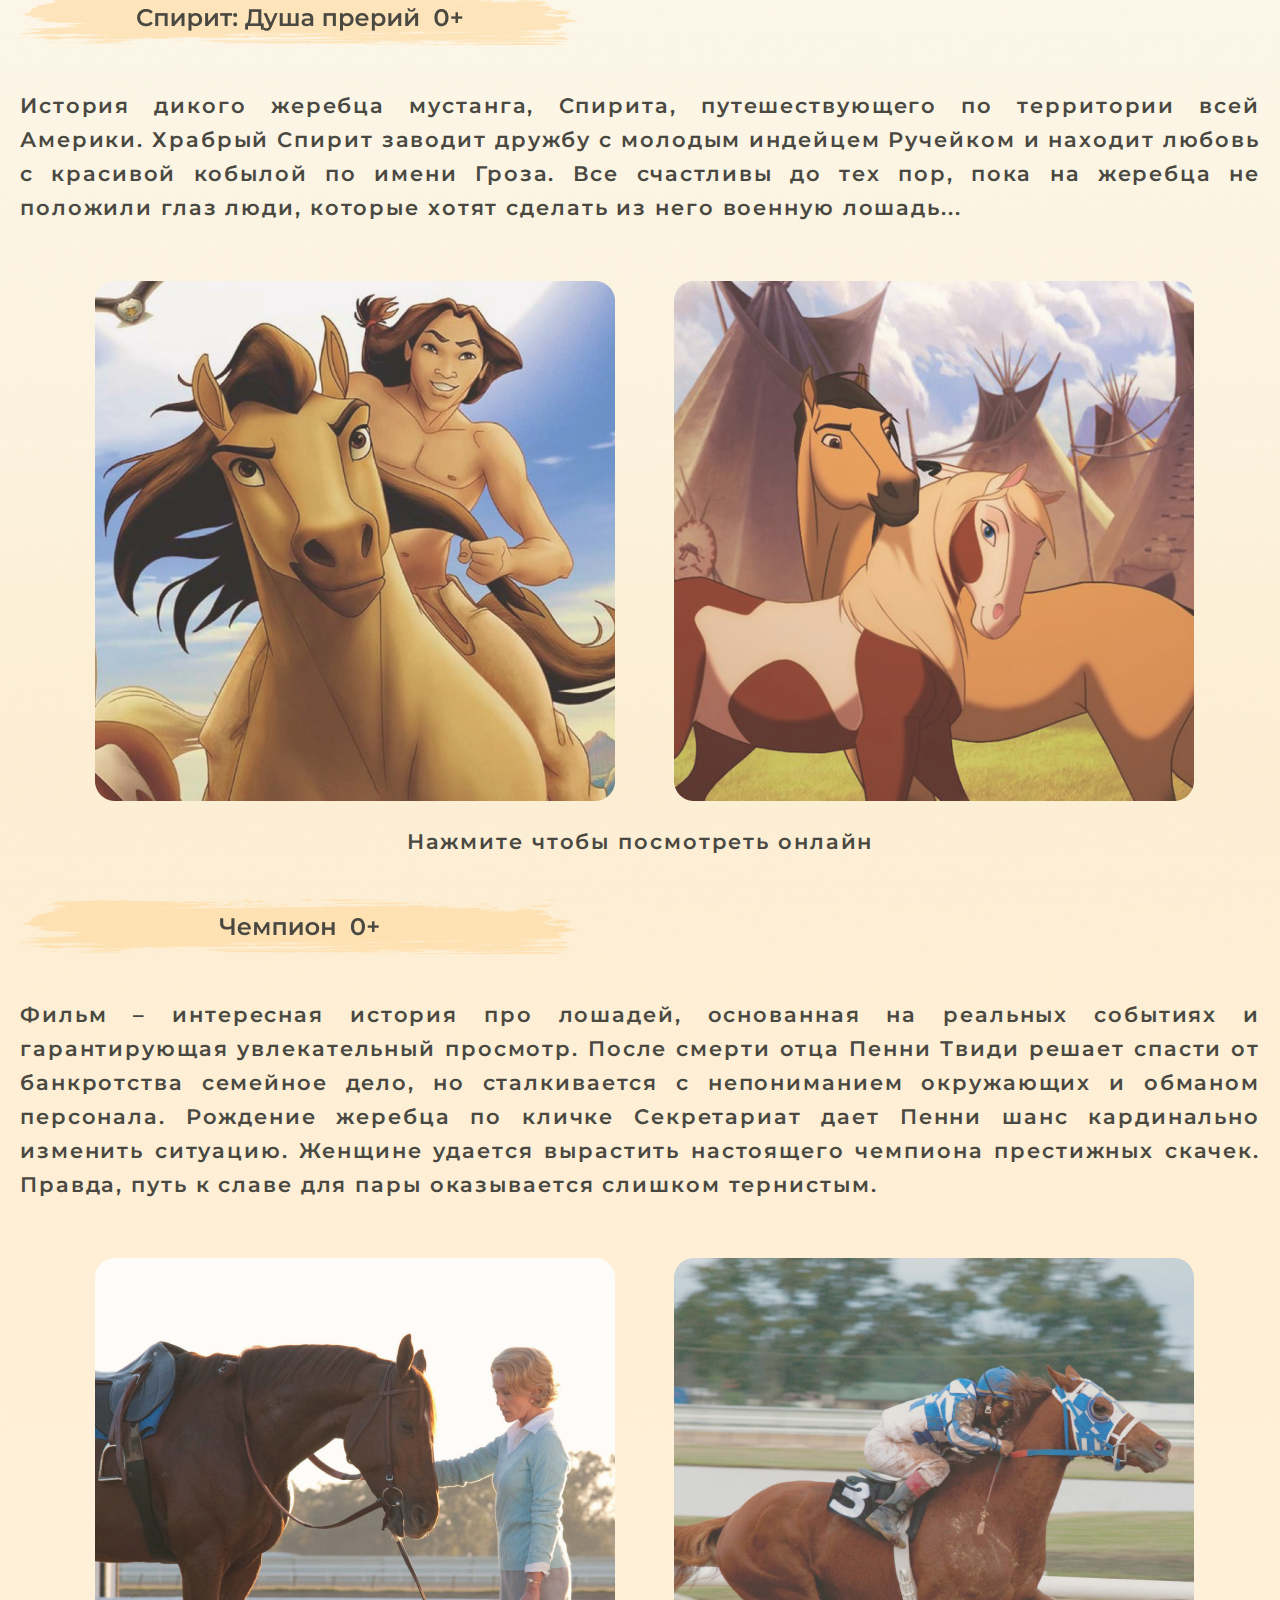
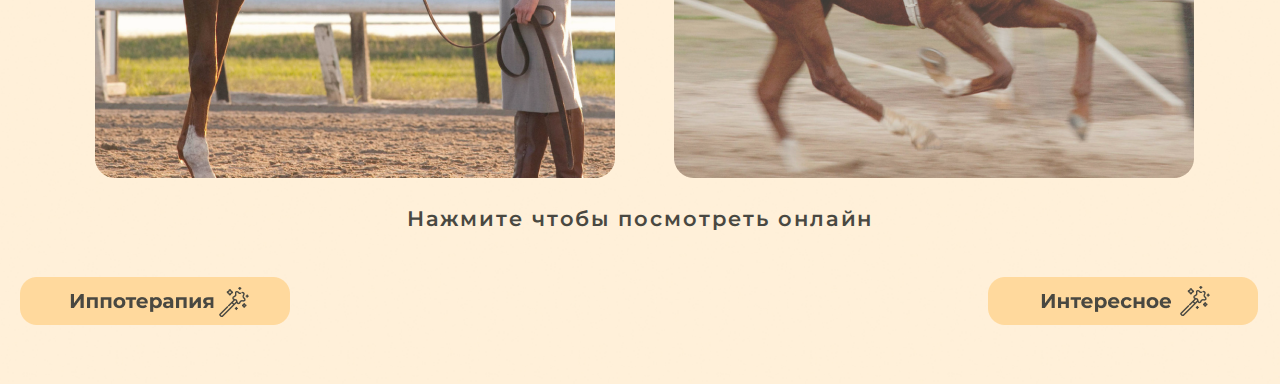
<file: filmiserial.html>
<!DOCTYPE html>
<html lang="en">

<head>
    <meta charset="UTF-8">
    <title>HH Фильмы и сериалы</title>
    <link href="https://fonts.googleapis.com/css2?family=Montserrat:wght@600;700;800&display=swap" rel="stylesheet">
    <link rel="stylesheet" href="filmiserial.css">
</head>

<body>
    <div class="container">
        <header id="header" class="header">
            <div class="nav">
                <div class="logo">
                    <a href="index.html"><img src="img/logo.png"> </a>
                </div>
                <ul class="menu">
                    <li>
                        <a href="history.html#history.html">
                            История
                        </a>
                    </li>
                    <li>
                        <a href="breeds.html">
                            Породы
                        </a>
                    </li>
                    <li>
                        <a href="care.html">
                            Уход
                        </a>
                    </li>
                    <li>
                        <a href="food.html">
                            Питание
                        </a>
                    </li>
                    <li>
                        <a href="interes.html">
                            Интересное
                        </a>
                    </li>
                </ul>
                <div class="vhod">
                    <a href="vhod.html"><img src="img/vhood.png" alt="Войти/Зарегистрироваться"></a>
                </div>
            </div>
        </header>
        <div class="fimiser">
            <img src="img/fimiser.png" alt="Фильмы и сериалы">
        </div>
        <div class="gallery58">
            <img src="img/losh84.png" alt="" class="losh84">
            <div class="zagfs">
                <p> Фильмы и сериалы – это одно из увлечений современного человека. А если этот человек к тому же
                    является любителем лошадей, то шедевры кинематографа с их участием – это как раз то, что нужно. Эти
                    фильмы живые, интересные и наполнены свободой. Той, что присуща жизни лошади. Эти кинокартины
                    идеальны для просмотра с детьми, так как они привьют маленьким зрителям любовь к животным и интерес
                    к природе. Многие фильмы из этой линейки основаны на реальных событиях.
                </p>
            </div>
        </div>

        <div class="boevoi">
            <img src="img/boevkon.png" alt="" class="boevkon">
            <p class="zagfs1">Военный фильм затрагивает тему участия лошадей в боевых действиях, когда от четвероногого
                напарника зависит жизнь человека. Сын британского фермера Альберт очень привязан к коню Джоуи, поэтому
                тяжело переживает разрыв с любимым скакуном. Жеребца продают кавалерии и отправляют на фронт. Война
                никого не щадит, поэтому Джоуи придется пережить немало серьезных испытаний. Тем временем Альберт
                записывается в добровольцы, надеясь на встречу со старым другом.</p>
            <div class="gallery59">
                <img src="img/losh85.png" alt="" class="losh85">
                <img src="img/losh86.png" alt="" class="losh86">
            </div>
        </div>
        <div class="naj">
            <a href="http://af-online.lordfilms-s.biz/35648-film-boevoj-kon-2011.html">Нажмите чтобы посмотреть
                онлайн</a>
        </div>

        <div class="pogon">
            <img src="img/vpogoni.png" alt="" class="vpogoni">
            <p class="zagfs1">Фильм основан на реальных событиях. Удивительная история об австралийской наезднице,
                ставшей первой женщиной-победителем Кубка Мельбурна. Мишель с детства грезила конным спортом, но
                семейная трагедия и серьезная травма стали весомым препятствием на пути к заветной цели. Вопреки
                прогнозам врачей и протестам родственников девушке удалось добиться успеха в любимом деле.</p>
            <div class="gallery60">
                <img src="img/losh87.png" alt="" class="losh87">
                <img src="img/losh88.png" alt="" class="losh88">
            </div>
        </div>
        <div class="naj1">
            <a href="http://af-online.lordfilms-s.biz/48441-film-v-pogone-za-vetrom-2019.html">Нажмите чтобы посмотреть
                онлайн</a>
        </div>

        <div class="poly">
            <img src="img/poli.png" alt="" class="poli">
            <p class="zagfs1">10-летняя Сесиль переезжает из Парижа за город вместе с мамой. Найти в деревне новых
                друзей девочке никак не удается. Однажды по соседству останавливается бродячий цирк, главная звезда
                которого — пони по имени Поли. Сесиль случайно узнает, что в цирке с пони плохо обращаются, и решает
                спасти нового друга! Сесиль и Поли отправляются в бега, а в погоню за ними — встревоженный директор
                цирка Бранкалу и таинственный незнакомец по имени Виктор. Новым друзьям предстоит пережить настоящее
                приключение, и друг без друга им никак не справиться.</p>
            <div class="gallery61">
                <img src="img/losh89.png" alt="" class="losh89">
                <img src="img/losh90.png" alt="" class="losh90">
            </div>
        </div>
        <div class="naj2">
            <a href="https://lordfilm.cab/3788-film-poli-2020.html">Нажмите чтобы посмотреть
                онлайн</a>
        </div>

        <div class="pit">
            <img src="img/polojpit.png" alt="" class="polojpit">
            <p class="zagfs1">Трогательный художественный фильм о крепкой дружбе подростка и лошади. Пятнадцатилетний
                Чарли находит подработку на ипподроме, помогая циничному дрессировщику Делю на конюшне. Парень
                привязывается к скакуну по кличке Пит. Но четвероногий друг оказывается слишком слабым соперником, и
                Дель собирается продать бесперспективного скакуна. Не желая расставаться с любимцем, Чарли похищает Пита
                и отправляется в непредсказуемое путешествие ради спасения животного.</p>
            <div class="gallery62">
                <img src="img/losh91.png" alt="" class="losh91">
                <img src="img/losh92.png" alt="" class="losh92">
            </div>
        </div>
        <div class="naj3">
            <a href="http://af-online.lordfilms-s.biz/45704-film-polozhites-na-pita-2017.html">Нажмите чтобы посмотреть
                онлайн</a>
        </div>

        <div class="spiritt">
            <img src="img/spirit.png" alt="" class="spirit">
            <p class="zagfs1">История дикого жеребца мустанга, Спирита, путешествующего по территории всей Америки.
                Храбрый Спирит заводит дружбу с молодым индейцем Ручейком и находит любовь с красивой кобылой по имени
                Гроза. Все счастливы до тех пор, пока на жеребца не положили глаз люди, которые хотят сделать из него
                военную лошадь...</p>
            <div class="gallery63">
                <img src="img/losh93.png" alt="" class="losh93">
                <img src="img/losh94.png" alt="" class="losh94">
            </div>
        </div>
        <div class="naj4">
            <a href="https://k.1ordfilm.art/mult/9646-spirit-dusha-prerij-spirit-stallion-of-the-cimarron-2002.html">Нажмите
                чтобы посмотреть
                онлайн</a>
        </div>

        <div class="champion">
            <img src="img/champ.png" alt="" class="champ">
            <p class="zagfs1">Фильм – интересная история про лошадей, основанная на реальных событиях и гарантирующая
                увлекательный просмотр. После смерти отца Пенни Твиди решает спасти от банкротства семейное дело, но
                сталкивается с непониманием окружающих и обманом персонала. Рождение жеребца по кличке Секретариат дает
                Пенни шанс кардинально изменить ситуацию. Женщине удается вырастить настоящего чемпиона престижных
                скачек. Правда, путь к славе для пары оказывается слишком тернистым.</p>
            <div class="gallery64">
                <img src="img/losh95.png" alt="" class="losh95">
                <img src="img/losh96.png" alt="" class="losh96">
            </div>
        </div>
        <div class="naj5">
            <a href="http://af-online.lordfilms-s.biz/43983-film-chempion-2010.html">Нажмите чтобы посмотреть
                онлайн</a>
        </div>

 <div class="knopka12">
            <a href="#" title="Вернуться к началу" class="topbutton"><img src="img/knopla12.png"></a>
        </div>
        
        <div class="knop">
            <div class="ippot">
                <a href="ippoterapia.html"><img src="img/knopka9.png" alt="Иппотерапия"></a>
            </div>
            <div class="interes">
                <a href="interes.html"><img src="img/knopka8.png" alt="Интересное"></a>
            </div>
        </div>


       
        



    </div>
</body>

</html>
</file>
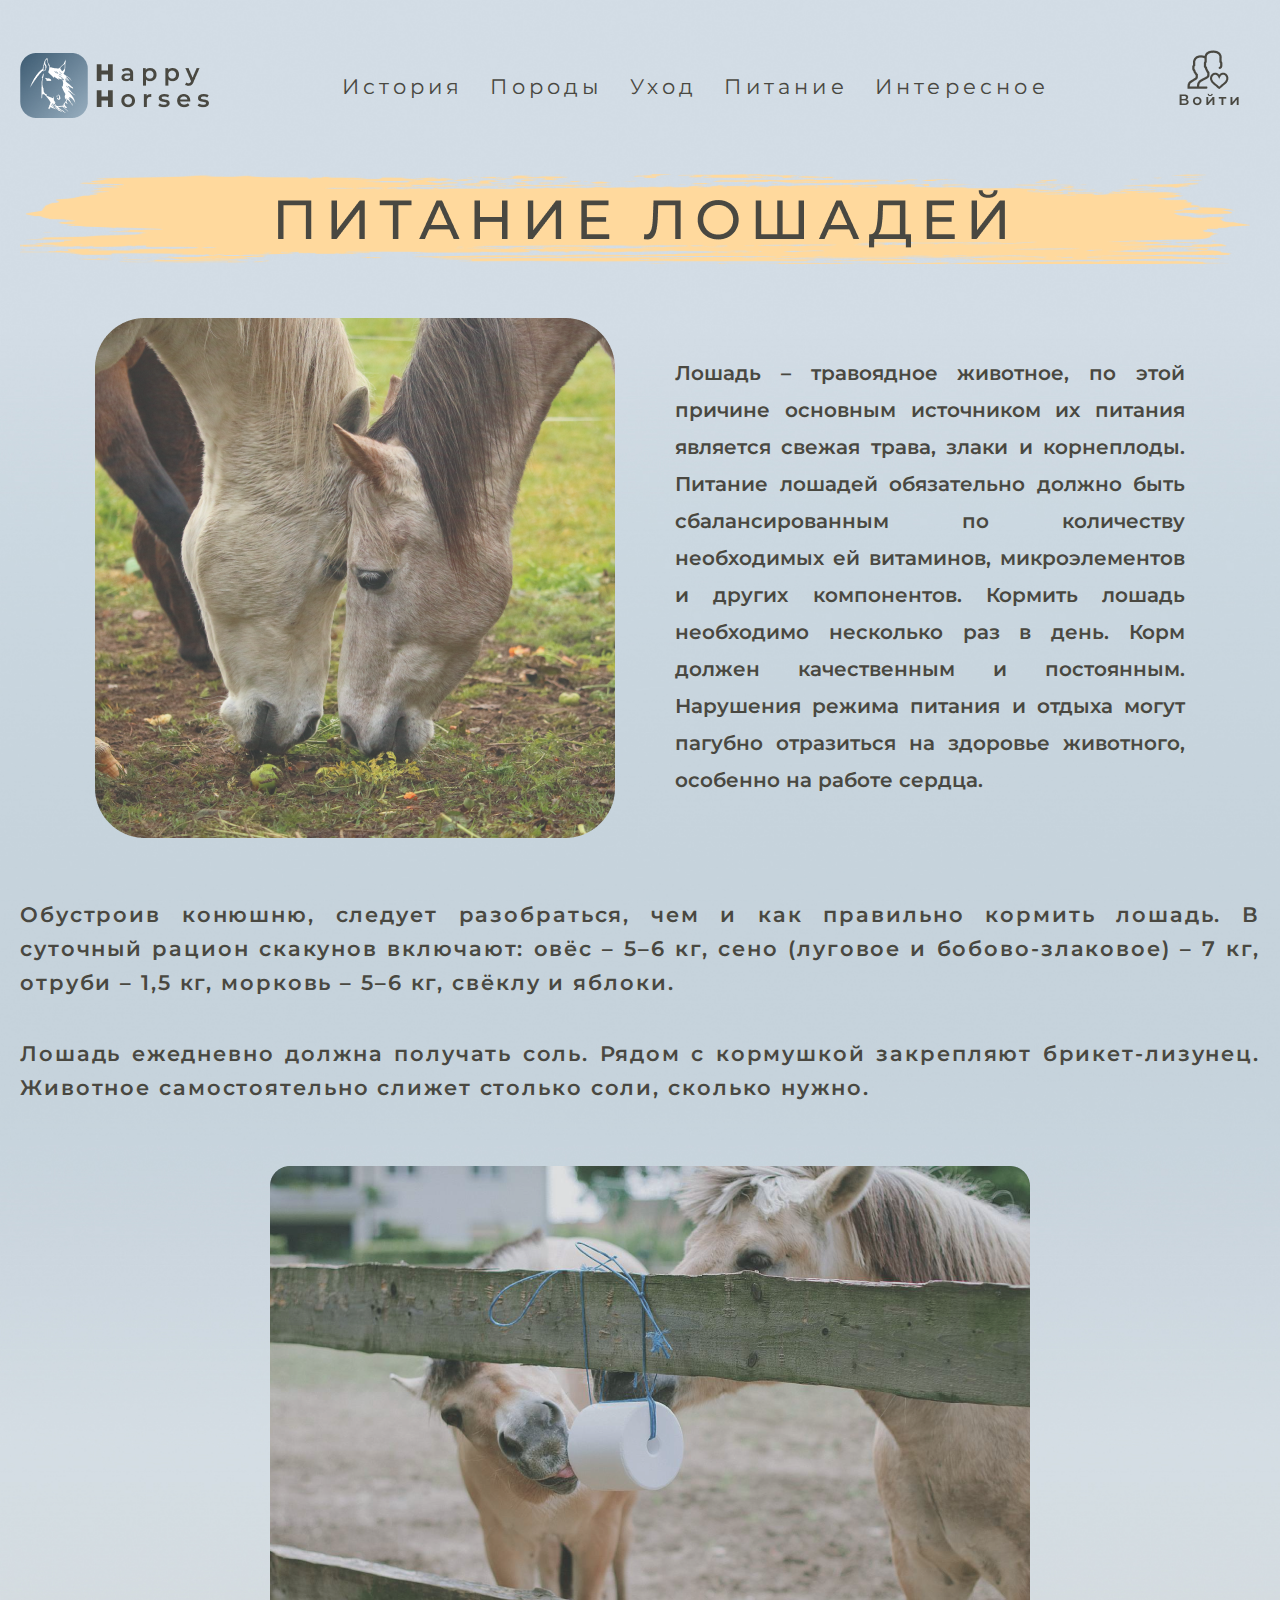
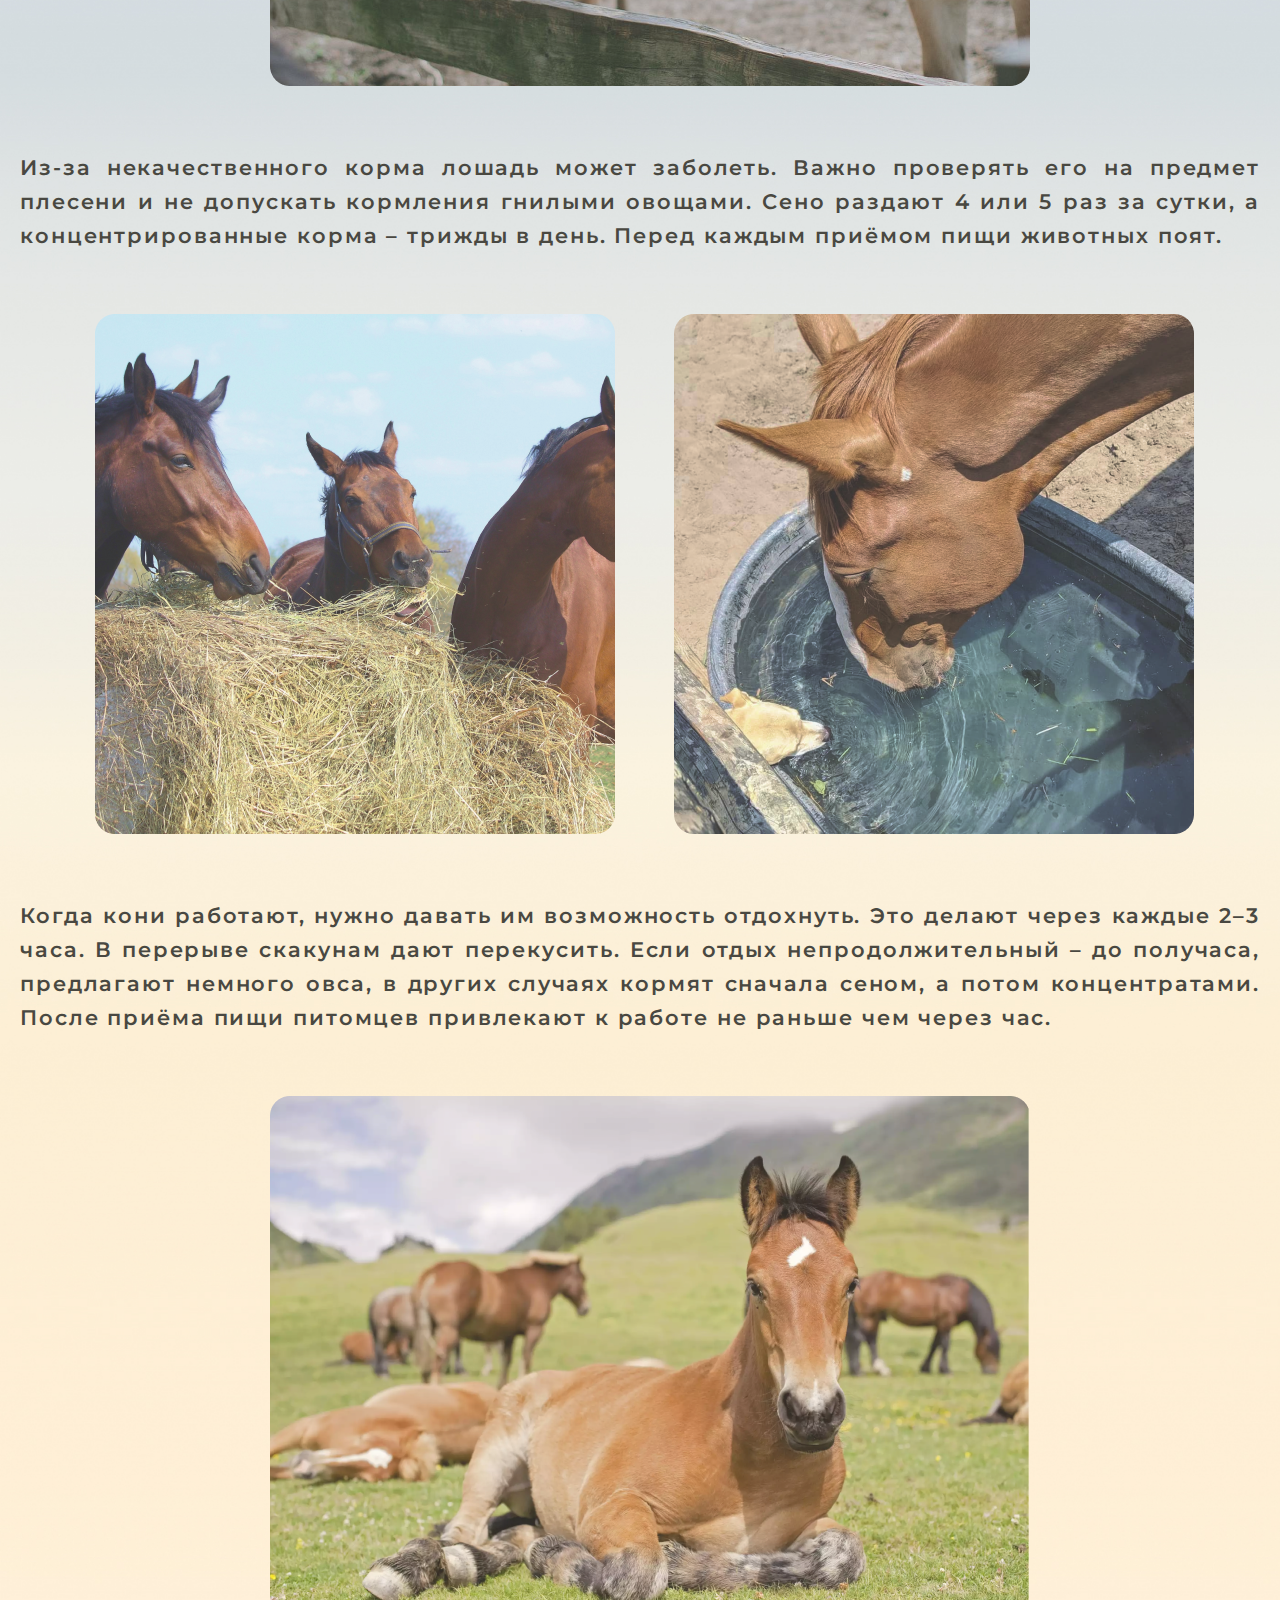
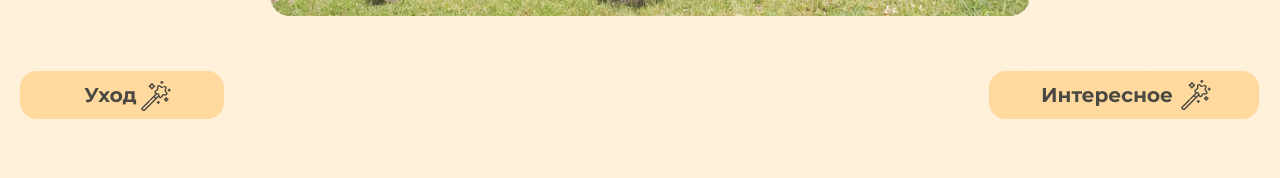
<file: food.html>
<!DOCTYPE html>
<html lang="en">

<head>
    <meta charset="UTF-8">
    <title>HH Питание лошадей</title>
    <link href="https://fonts.googleapis.com/css2?family=Montserrat:wght@600;700;800&display=swap" rel="stylesheet">
    <link rel="stylesheet" href="food.css">
</head>

<body>
    <div class="container">
        <header id="header" class="header">
            <div class="nav">
                <div class="logo">
                    <a href="index.html"><img src="img/logo.png"> </a>
                </div>
                <ul class="menu">
                    <li>
                        <a href="history.html#history.html">
                            История
                        </a>
                    </li>
                    <li>
                        <a href="breeds.html">
                            Породы
                        </a>
                    </li>
                    <li>
                        <a href="care.html">
                            Уход
                        </a>
                    </li>
                    <li>
                        <a href="food.html">
                            Питание
                        </a>
                    </li>
                    <li>
                        <a href="interes.html">
                            Интересное
                        </a>
                    </li>
                </ul>
                <div class="vhod">
                    <a href="vhod.html"><img src="img/vhood.png" alt="Войти/Зарегистрироваться"></a>
                </div>
            </div>
        </header>
        <div class="pitanie">
            <img src="img/pitl.png" alt="Питание лошадей">
        </div>
        <div class="gallery35">
            <img src="img/losh54.png" alt="" class="losh54">
            <div class="zagfood">
                <p> Лошадь – травоядное животное, по этой причине основным источником их питания является свежая трава,
                    злаки и корнеплоды. Питание лошадей обязательно должно быть сбалансированным по количеству
                    необходимых ей витаминов, микроэлементов и других компонентов.
                    Кормить лошадь необходимо несколько раз в день.
                    Корм должен качественным и постоянным. Нарушения режима питания и отдыха могут пагубно отразиться на
                    здоровье животного, особенно на работе сердца. </p>
            </div>
        </div>
        <div class="zagfood1">
            <p>Обустроив конюшню, следует разобраться, чем и как правильно кормить лошадь. В суточный рацион скакунов
                включают:
                овёс – 5–6 кг, сено (луговое и бобово-злаковое) – 7 кг, отруби – 1,5 кг, морковь – 5–6 кг, свёклу и
                яблоки.</p>
        </div>
        <div class="zagfood2">
            <p>Лошадь ежедневно должна получать соль. Рядом с кормушкой закрепляют брикет-лизунец. Животное
                самостоятельно слижет столько соли, сколько нужно.</p>
        </div>
        <div class="gallery36">
            <img src="img/losh55.png" alt="" class="losh55">
        </div>
        <div class="zagfood1">
            <p>Из-за некачественного корма лошадь может заболеть. Важно проверять его на предмет плесени и не допускать кормления гнилыми овощами. Сено раздают 4 или 5 раз за сутки, а концентрированные корма – трижды в день. Перед каждым приёмом пищи животных поят.</p>
        </div>
        <div class="gallery37">
            <img src="img/losh56.png" alt="" class="losh56">
            <img src="img/losh57.png" alt="" class="losh57">
        </div>
        <div class="zagfood1">
            <p>Когда кони работают, нужно давать им возможность отдохнуть. Это делают через каждые 2–3 часа. В перерыве скакунам дают перекусить. Если отдых непродолжительный – до получаса, предлагают немного овса, в других случаях кормят сначала сеном, а потом концентратами. После приёма пищи питомцев привлекают к работе не раньше чем через час.</p>
        </div>
        <div class="gallery38">
            <img src="img/losh58.png" alt="" class="losh58">
        </div>


        <div class="knopka12">
            <a href="#" title="Вернуться к началу" class="topbutton"><img src="img/knopla12.png"></a>
        </div>

        <div class="knop">
            <div class="uhod">
                <a href="care.html"><img src="img/knopka6.png" alt="Уход"></a>
            </div>
            <div class="interes">
                <a href="interes.html"><img src="img/knopka8.png" alt="Интересное"></a>
            </div>
        </div>




    </div>
</body>

</html>
</file>
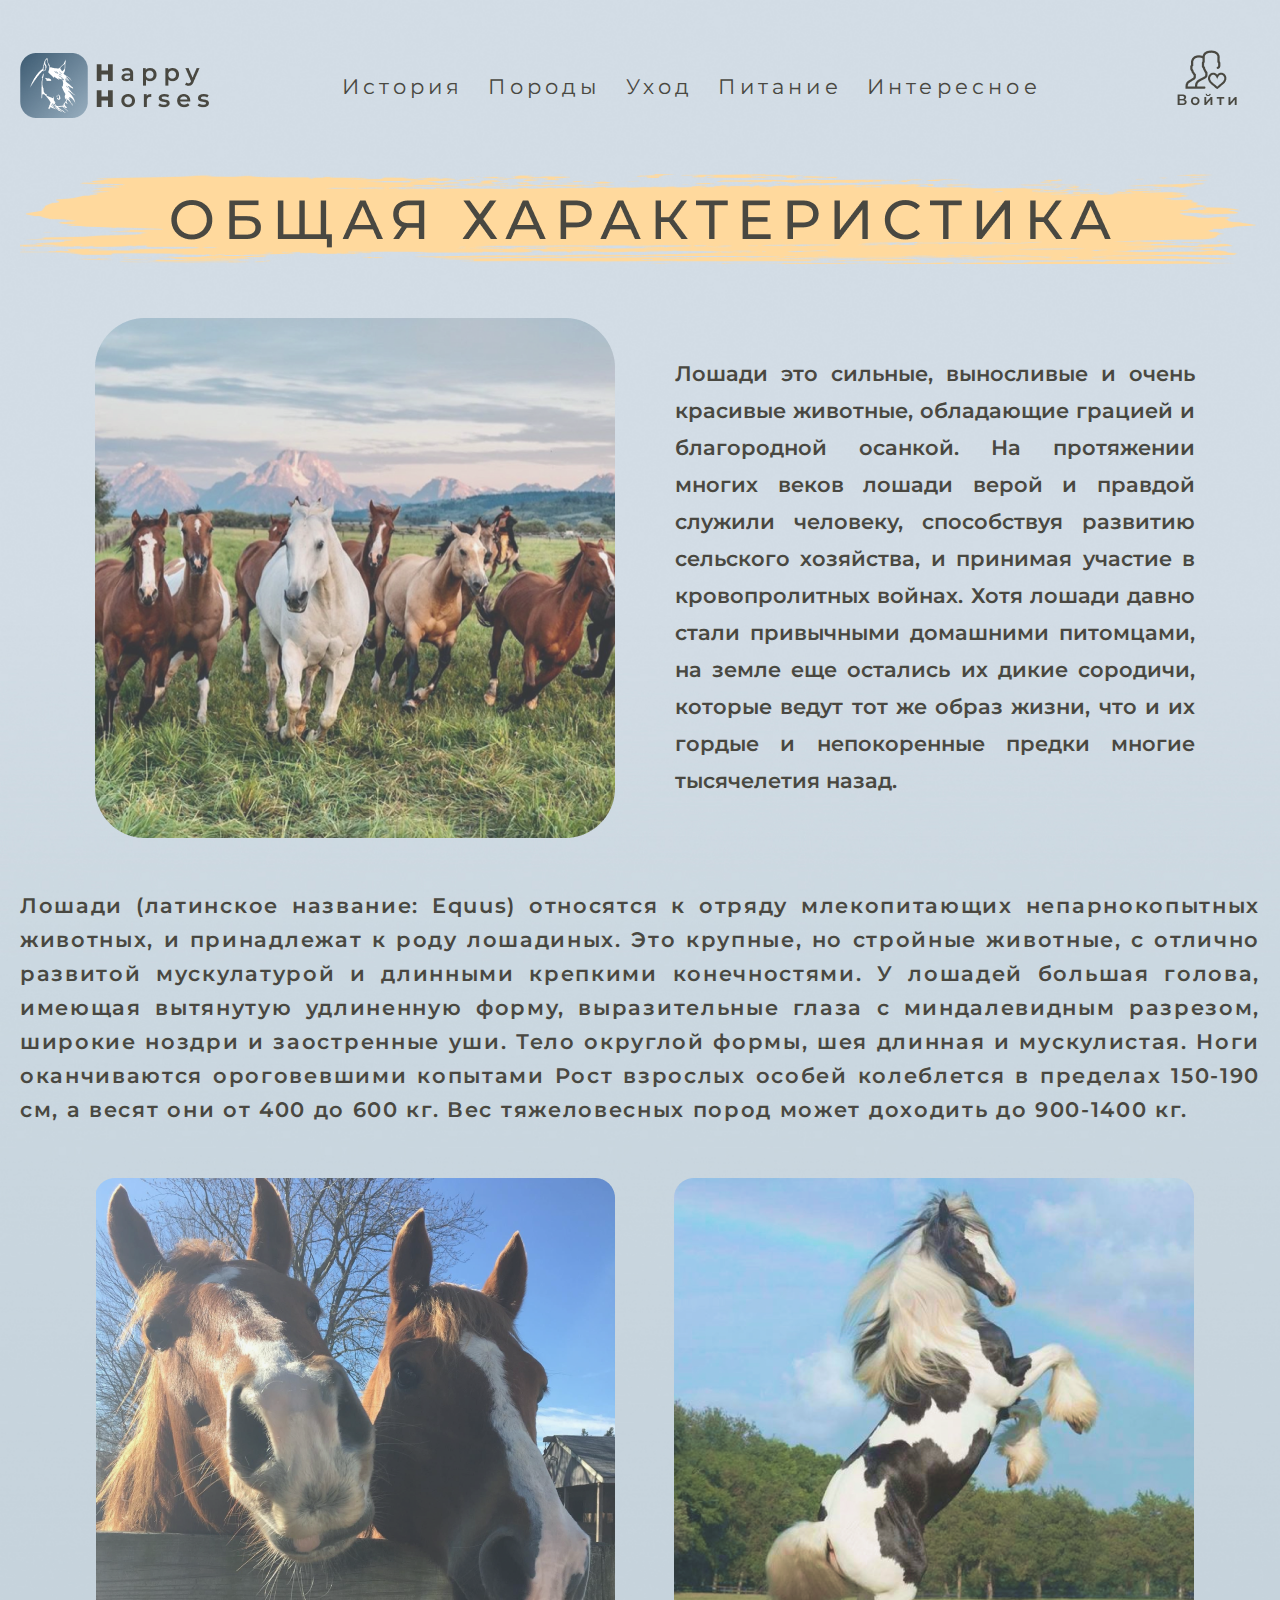
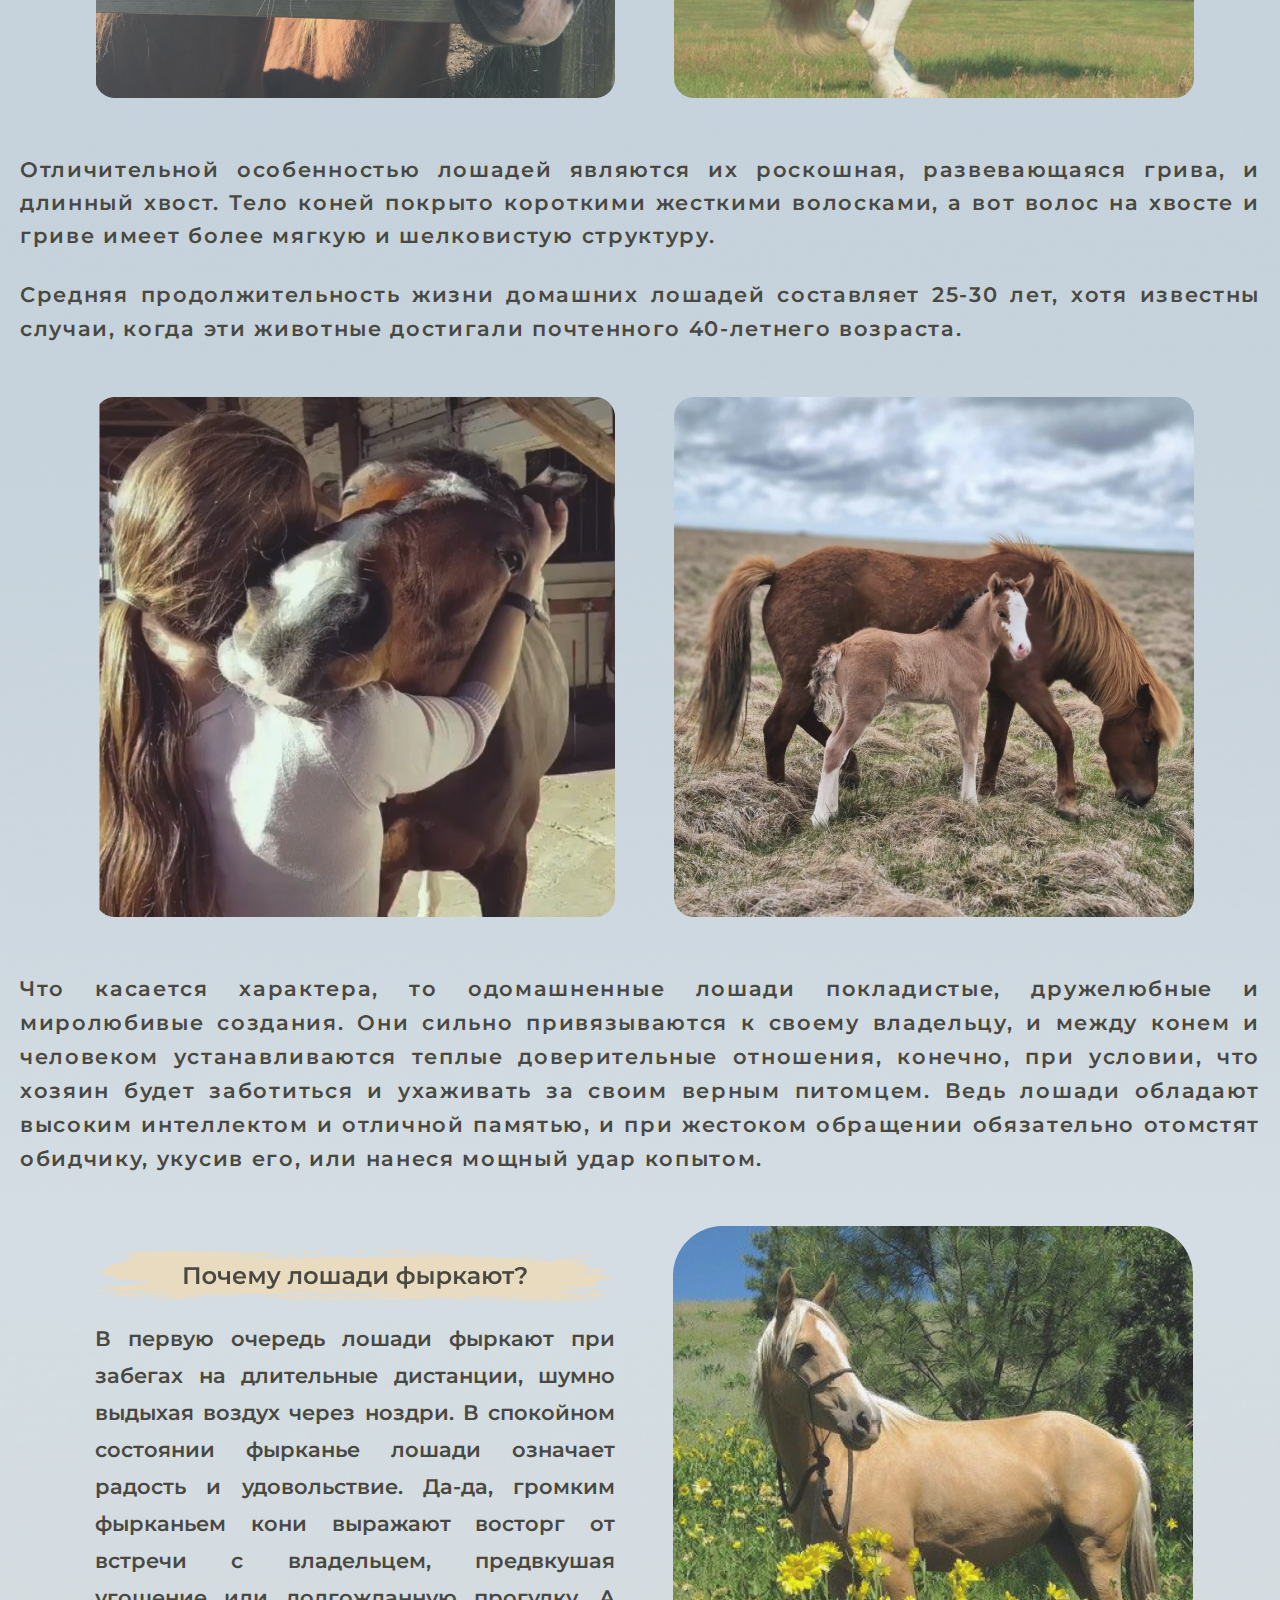
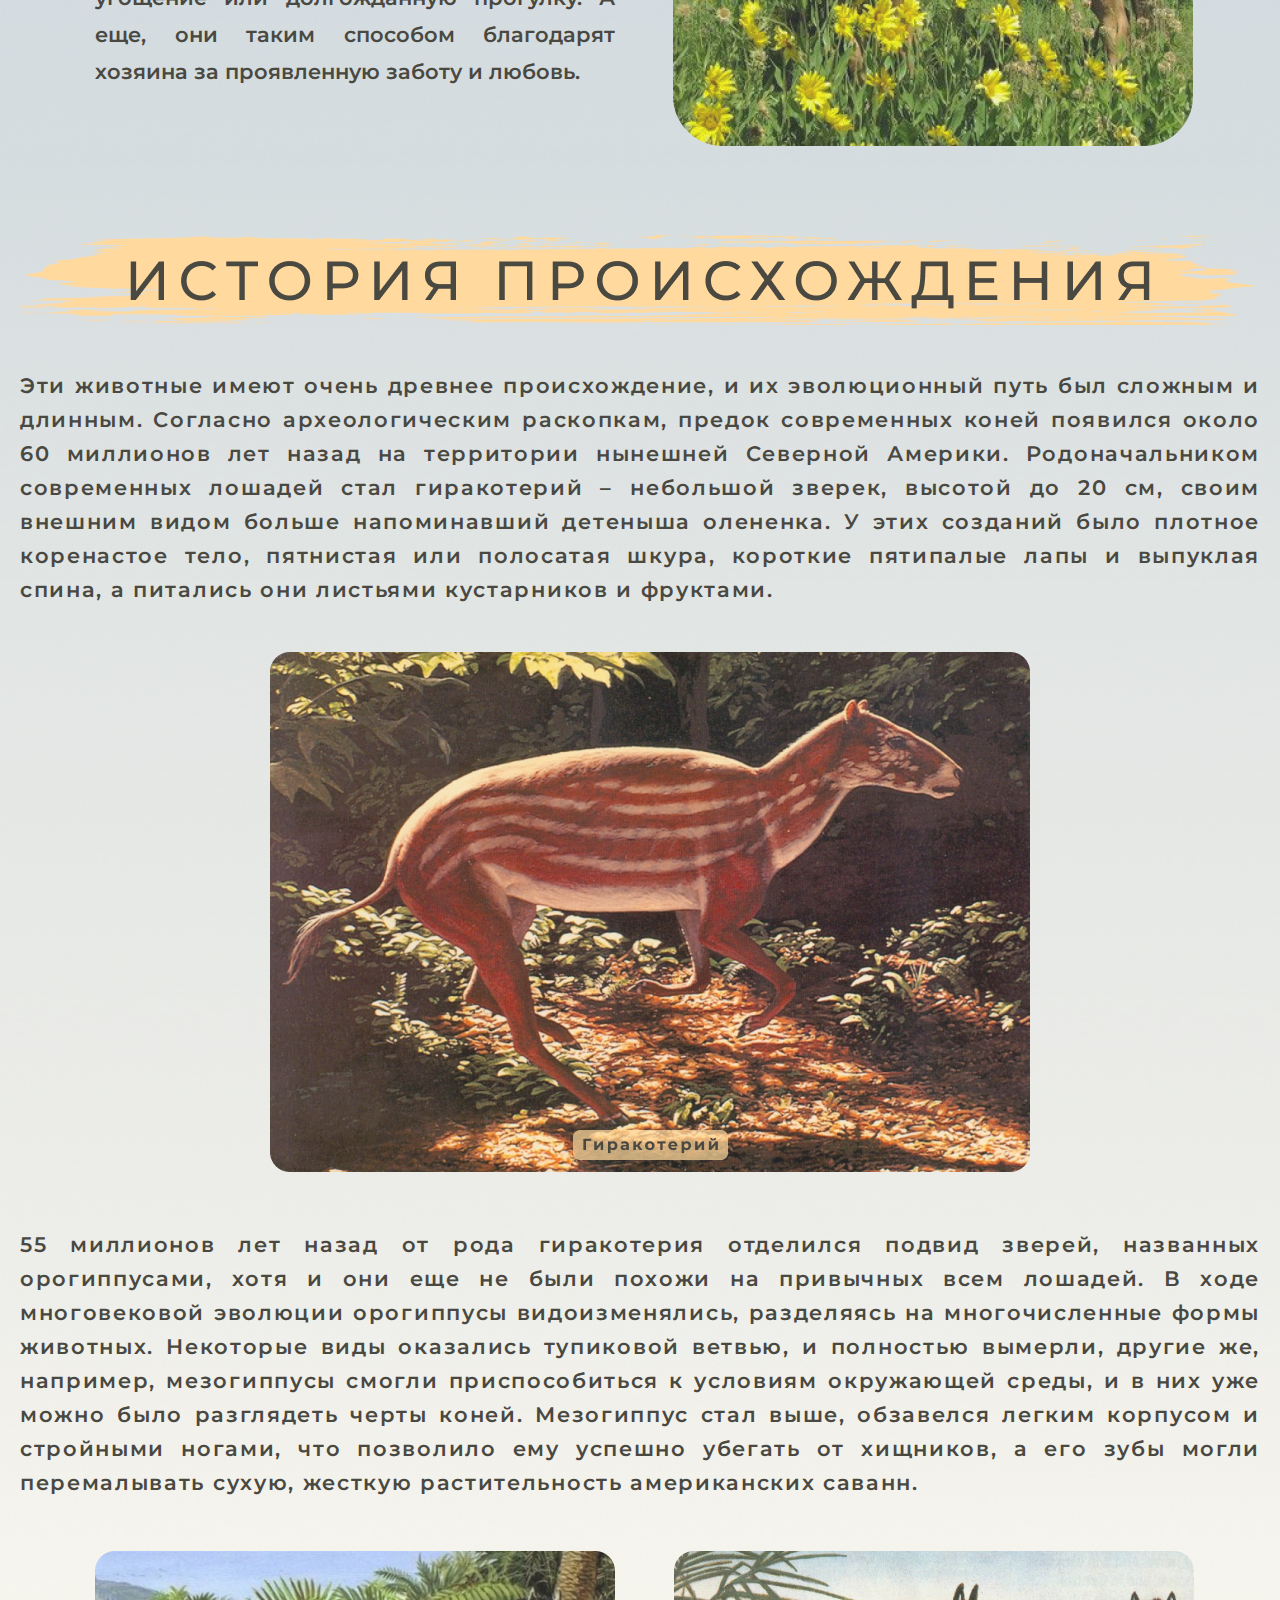
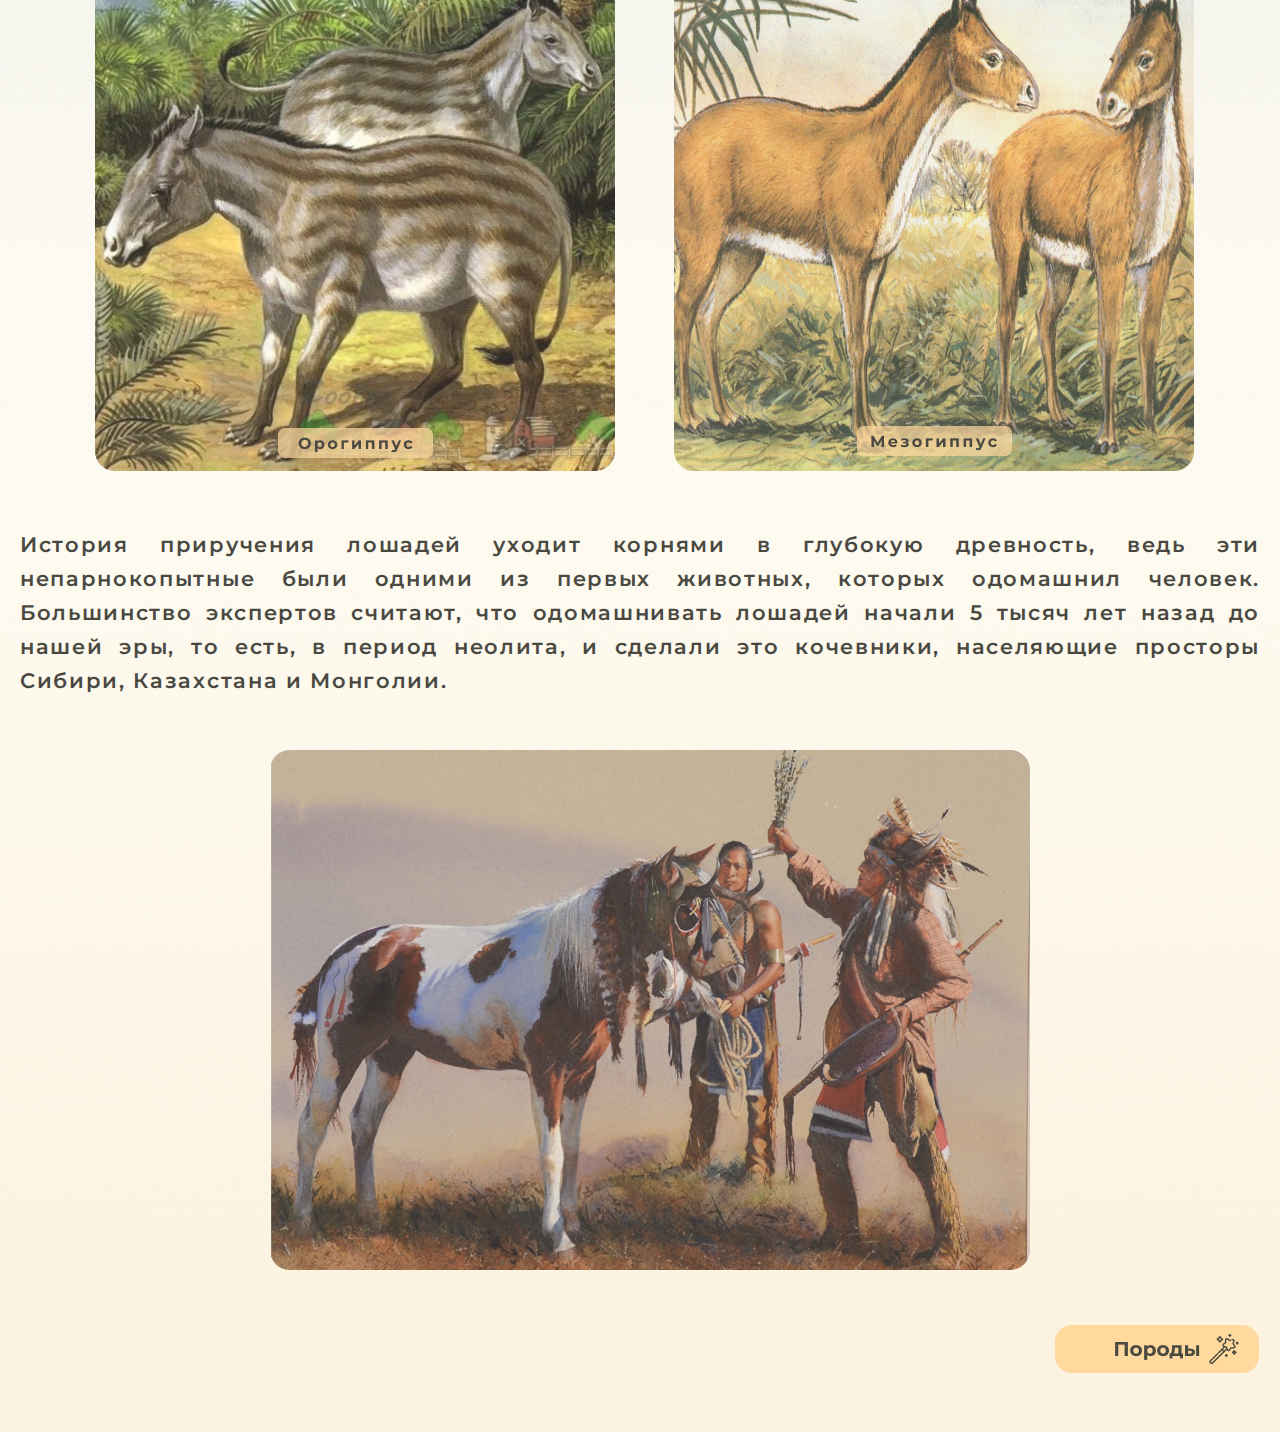
<file: history.html>
<!DOCTYPE html>
<html lang="en">

<head>
    <meta charset="UTF-8">
    <title>HH История происхождения</title>
    <link href="https://fonts.googleapis.com/css2?family=Montserrat:wght@600;700;800&display=swap" rel="stylesheet">
    <link rel="stylesheet" href="history.css">
</head>

<body>
    <div class="container">
        <header id="header" class="header">
            <div class="nav">
                <div class="logo">
                    <a href="index.html"><img src="img/logo.png"> </a>
                </div>
                <ul class="menu">
                    <li>
                        <a href="#history.html">
                            История
                        </a>
                    </li>
                    <li>
                        <a href="breeds.html">
                            Породы
                        </a>
                    </li>
                    <li>
                        <a href="care.html">
                            Уход
                        </a>
                    </li>
                    <li>
                        <a href="food.html">
                            Питание
                        </a>
                    </li>
                    <li>
                        <a href="interes.html">
                            Интересное
                        </a>
                    </li>
                </ul>
                <div class="vhod">
                    <a href="vhod.html"><img src="img/vhood.png" alt="Войти/Зарегистрироваться"></a>
                </div>
            </div>
        </header>
        <div class="haract">
            <img src="img/ox.png" alt="Общая характеристика">
        </div>
        <div class="gallery">
            <img src="img/losh.png" alt="" class="losh">
            <div class="zaghis">
                <p> Лошади это сильные, выносливые и очень красивые животные, обладающие грацией и благородной осанкой.
                    На
                    протяжении многих веков лошади верой и правдой служили человеку, способствуя развитию сельского
                    хозяйства, и принимая участие в кровопролитных войнах. Хотя лошади давно стали привычными домашними
                    питомцами, на земле еще остались их дикие сородичи, которые ведут тот же образ жизни, что и их
                    гордые и
                    непокоренные предки многие тысячелетия назад. </p>
            </div>
        </div>
        <p class="zaghis2">Лошади (латинское название: Equus) относятся к отряду млекопитающих непарнокопытных животных,
            и принадлежат к
            роду лошадиных. Это крупные, но стройные животные, с отлично развитой мускулатурой и длинными крепкими
            конечностями. У лошадей большая голова, имеющая вытянутую удлиненную форму, выразительные глаза с
            миндалевидным разрезом, широкие ноздри и заостренные уши. Тело округлой формы, шея длинная и мускулистая.
            Ноги оканчиваются ороговевшими копытами Рост взрослых особей колеблется в пределах 150-190 см, а весят они
            от 400 до 600 кг. Вес тяжеловесных пород может доходить до 900-1400 кг.</p>

        <div class="gallery1">
            <img src="img/losh1.png" alt="" class="losh1">
            <img src="img/losh2.png" alt="" class="losh2">
        </div>

        <p class="zaghis3">Отличительной особенностью лошадей являются их роскошная, развевающаяся грива, и длинный
            хвост. Тело коней
            покрыто короткими жесткими волосками, а вот волос на хвосте и гриве имеет более мягкую и шелковистую
            структуру.</p>
        <p class="zaghis4">Средняя продолжительность жизни домашних лошадей составляет 25-30 лет, хотя известны случаи,
            когда эти животные достигали почтенного 40-летнего возраста.</p>

        <div class="gallery2">
            <img src="img/losh3.png" alt="" class="losh3">
            <img src="img/losh4.png" alt="" class="losh4">
        </div>

        <p class="zaghis5">Что касается характера, то одомашненные лошади покладистые, дружелюбные и миролюбивые
            создания. Они сильно
            привязываются к своему владельцу, и между конем и человеком устанавливаются теплые доверительные отношения,
            конечно, при условии, что хозяин будет заботиться и ухаживать за своим верным питомцем. Ведь лошади обладают
            высоким интеллектом и отличной памятью, и при жестоком обращении обязательно отомстят обидчику, укусив его,
            или нанеся мощный удар копытом.</p>

        <div class="gallery3">
            <img src="img/losh5.png" alt="" class="losh5">
           <img src="img/lf.png" alt="" class="lf" >
            
            <p class="zaghis6">
                В первую очередь лошади фыркают при забегах на длительные дистанции, шумно выдыхая воздух через ноздри.
                В спокойном состоянии фырканье лошади означает радость и удовольствие. Да-да, громким фырканьем кони
                выражают восторг от встречи с владельцем, предвкушая угощение или долгожданную прогулку. А еще, они
                таким способом благодарят хозяина за проявленную заботу и любовь.</p>
        </div>

        <div class="history" id="history.html">
            <img src="img/ip.png" alt="История происхождения">
        </div>

        <p class="zaghis8">Эти животные имеют очень древнее происхождение, и их эволюционный путь был сложным и длинным.
            Согласно
            археологическим раскопкам, предок современных коней появился около 60 миллионов лет назад на территории
            нынешней Северной Америки. Родоначальником современных лошадей стал гиракотерий – небольшой зверек, высотой
            до 20 см, своим внешним видом больше напоминавший детеныша олененка. У этих созданий было плотное коренастое
            тело, пятнистая или полосатая шкура, короткие пятипалые лапы и выпуклая спина, а питались они листьями
            кустарников и фруктами.</p>

        <div class="gallery4">
            <img src="img/losh6.png" alt="" class="losh6">
        </div>

        <p class="zaghis9">55 миллионов лет назад от рода гиракотерия отделился подвид зверей, названных орогиппусами,
            хотя и они еще не
            были похожи на привычных всем лошадей. В ходе многовековой эволюции орогиппусы видоизменялись, разделяясь на
            многочисленные формы животных. Некоторые виды оказались тупиковой ветвью, и полностью вымерли, другие же,
            например, мезогиппусы смогли приспособиться к условиям окружающей среды, и в них уже можно было разглядеть
            черты коней. Мезогиппус стал выше, обзавелся легким корпусом и стройными ногами, что позволило ему успешно
            убегать от хищников, а его зубы могли перемалывать сухую, жесткую растительность американских саванн.</p>

        <div class="gallery5">
            <img src="img/losh7.png" alt="" class="losh7">
            <img src="img/losh8.png" alt="" class="losh8">
        </div>

        <p class="zaghis10">История приручения лошадей уходит корнями в глубокую древность, ведь эти непарнокопытные
            были
            одними из
            первых животных, которых одомашнил человек. Большинство экспертов считают, что одомашнивать лошадей начали 5
            тысяч лет назад до нашей эры, то есть, в период неолита, и сделали это кочевники, населяющие просторы
            Сибири, Казахстана и Монголии.</p>

        <div class="gallery6">
            <img src="img/losh9.png" alt="" class="losh9">
        </div>

        <div class="knopka12">
            <a href="#" title="Вернуться к началу" class="topbutton"><img src="img/knopla12.png"></a>
        </div>

        <div class="porod">
            <a href="breeds.html"><img src="img/knopka2.png" alt="Породы"></a>
        </div>

        




    </div>
</body>

</html>
</file>
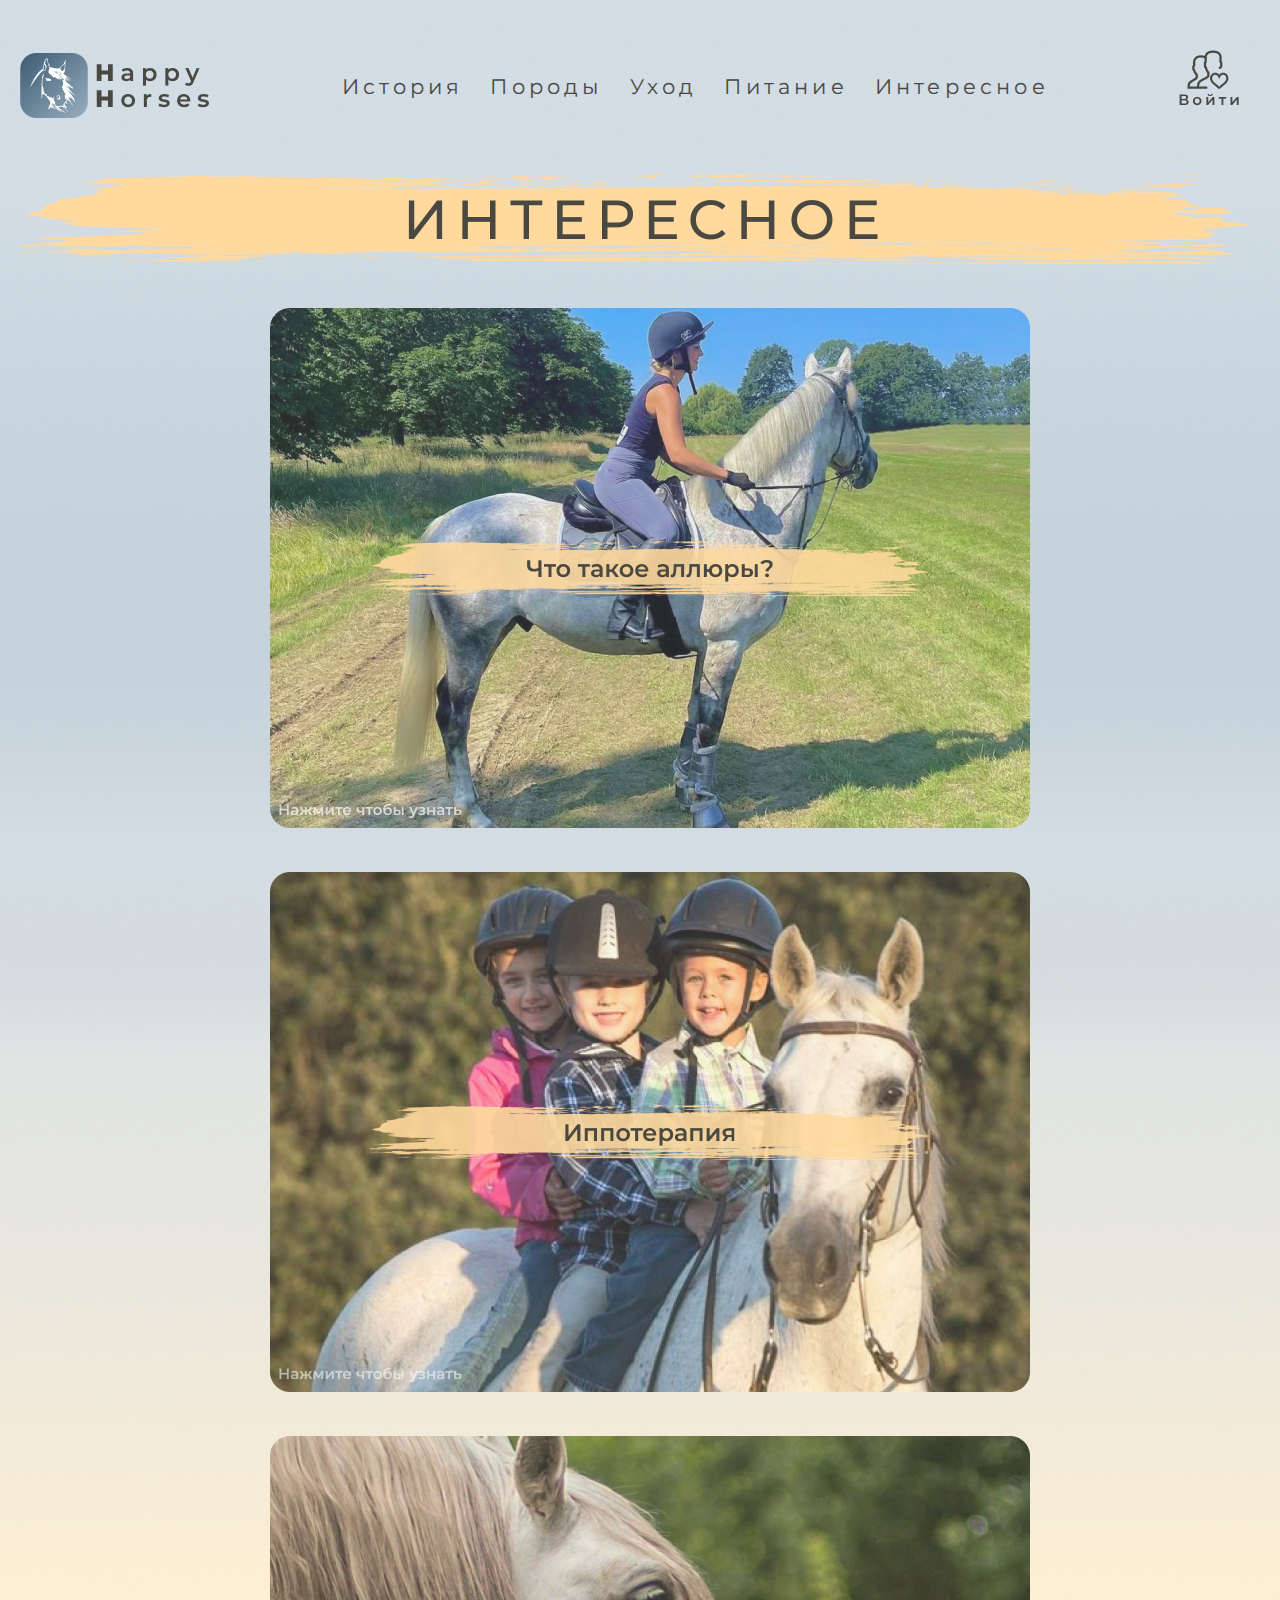
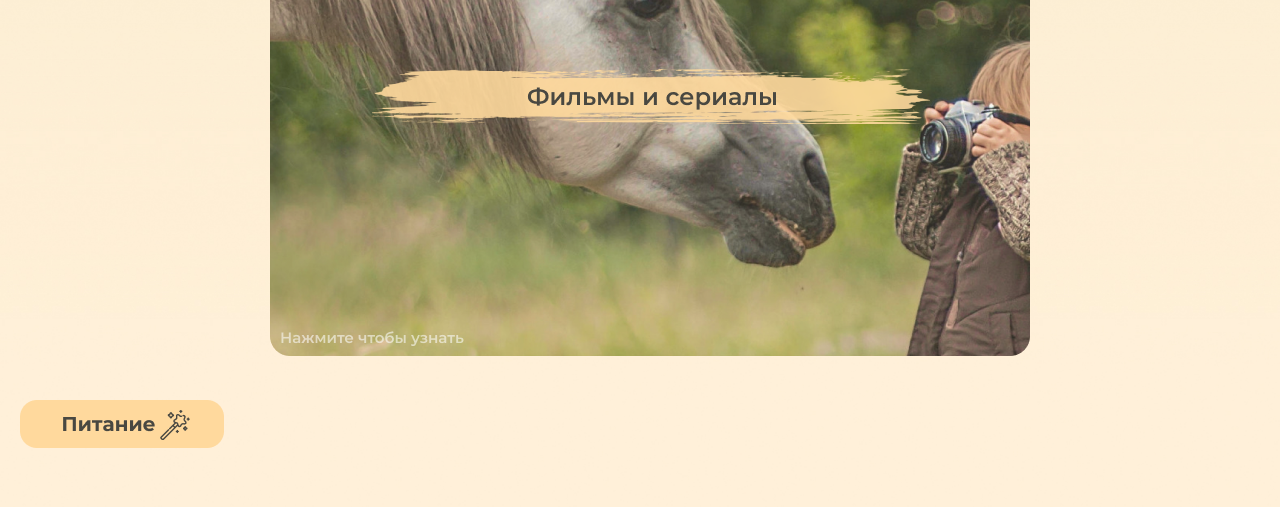
<file: interes.html>
<!DOCTYPE html>
<html lang="en">

<head>
    <meta charset="UTF-8">
    <title>HH Интересное</title>
    <link href="https://fonts.googleapis.com/css2?family=Montserrat:wght@600;700;800&display=swap" rel="stylesheet">
    <link rel="stylesheet" href="interes.css">
</head>

<body>
    <div class="container">
        <header id="header" class="header">
            <div class="nav">
                <div class="logo">
                    <a href="index.html"><img src="img/logo.png"> </a>
                </div>
                <ul class="menu">
                    <li>
                        <a href="history.html#history.html">
                            История
                        </a>
                    </li>
                    <li>
                        <a href="breeds.html">
                            Породы
                        </a>
                    </li>
                    <li>
                        <a href="care.html">
                            Уход
                        </a>
                    </li>
                    <li>
                        <a href="food.html">
                            Питание
                        </a>
                    </li>
                    <li>
                        <a href="interes.html">
                            Интересное
                        </a>
                    </li>
                </ul>
                <div class="vhod">
                    <a href="vhod.html"><img src="img/vhood.png" alt="Войти/Зарегистрироваться"></a>
                </div>
            </div>
        </header>
        <div class="interesnoe">
            <img src="img/intl.png" alt="Масти лошадей">
        </div>
            <div class="gallery39">
                <a href="allur.html"><img src="img/losh59.png" alt="" class="losh59"></a>
            </div>
            <div class="gallery40">
                <a href="ippoterapia.html"><img src="img/losh60.png" alt="" class="losh60"></a>
            </div>
            <div class="gallery41">
                <a href="filmiserial.html"><img src="img/losh61.png" alt="" class="losh61"></a>
            </div>

            <div class="knop">
                <div class="eda">
                    <a href="food.html"><img src="img/knopka7.png" alt="Питание"></a>
                </div>
                </div>
          




    </div>
</body>

</html>
</file>
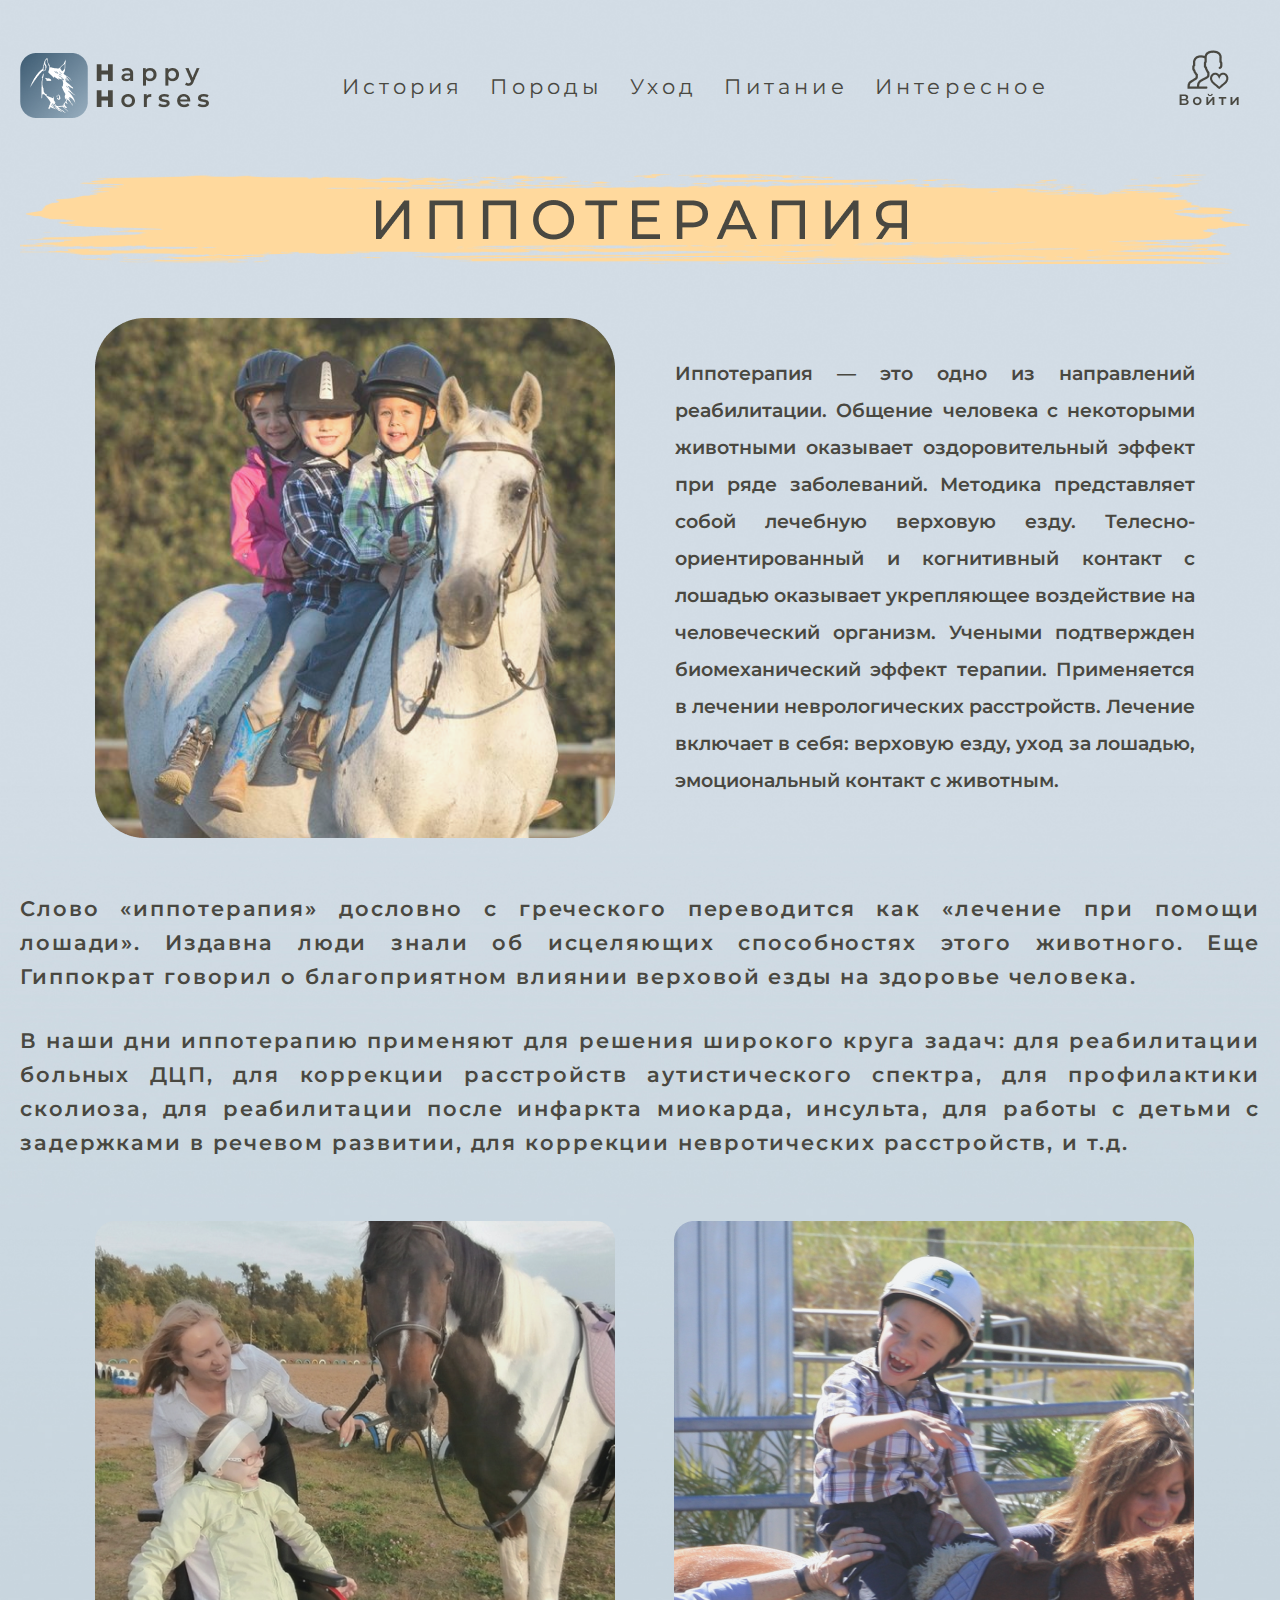
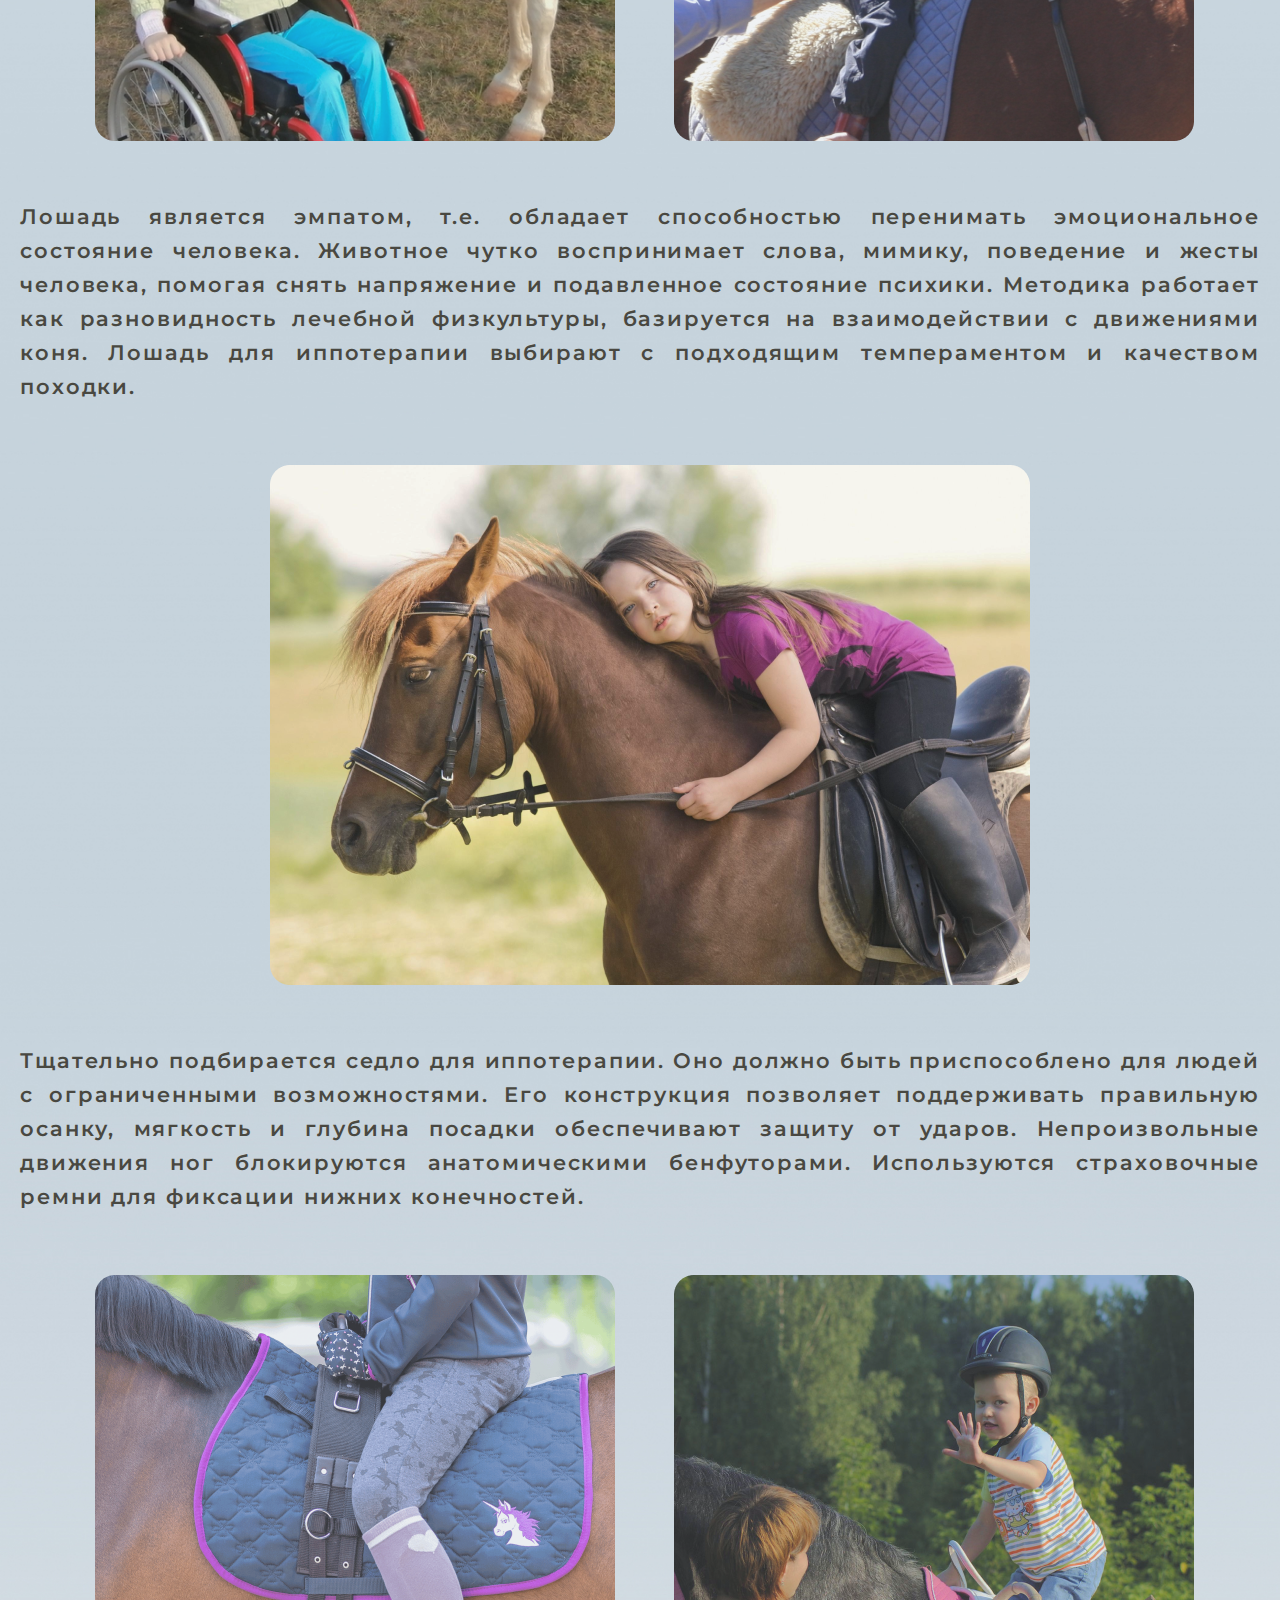
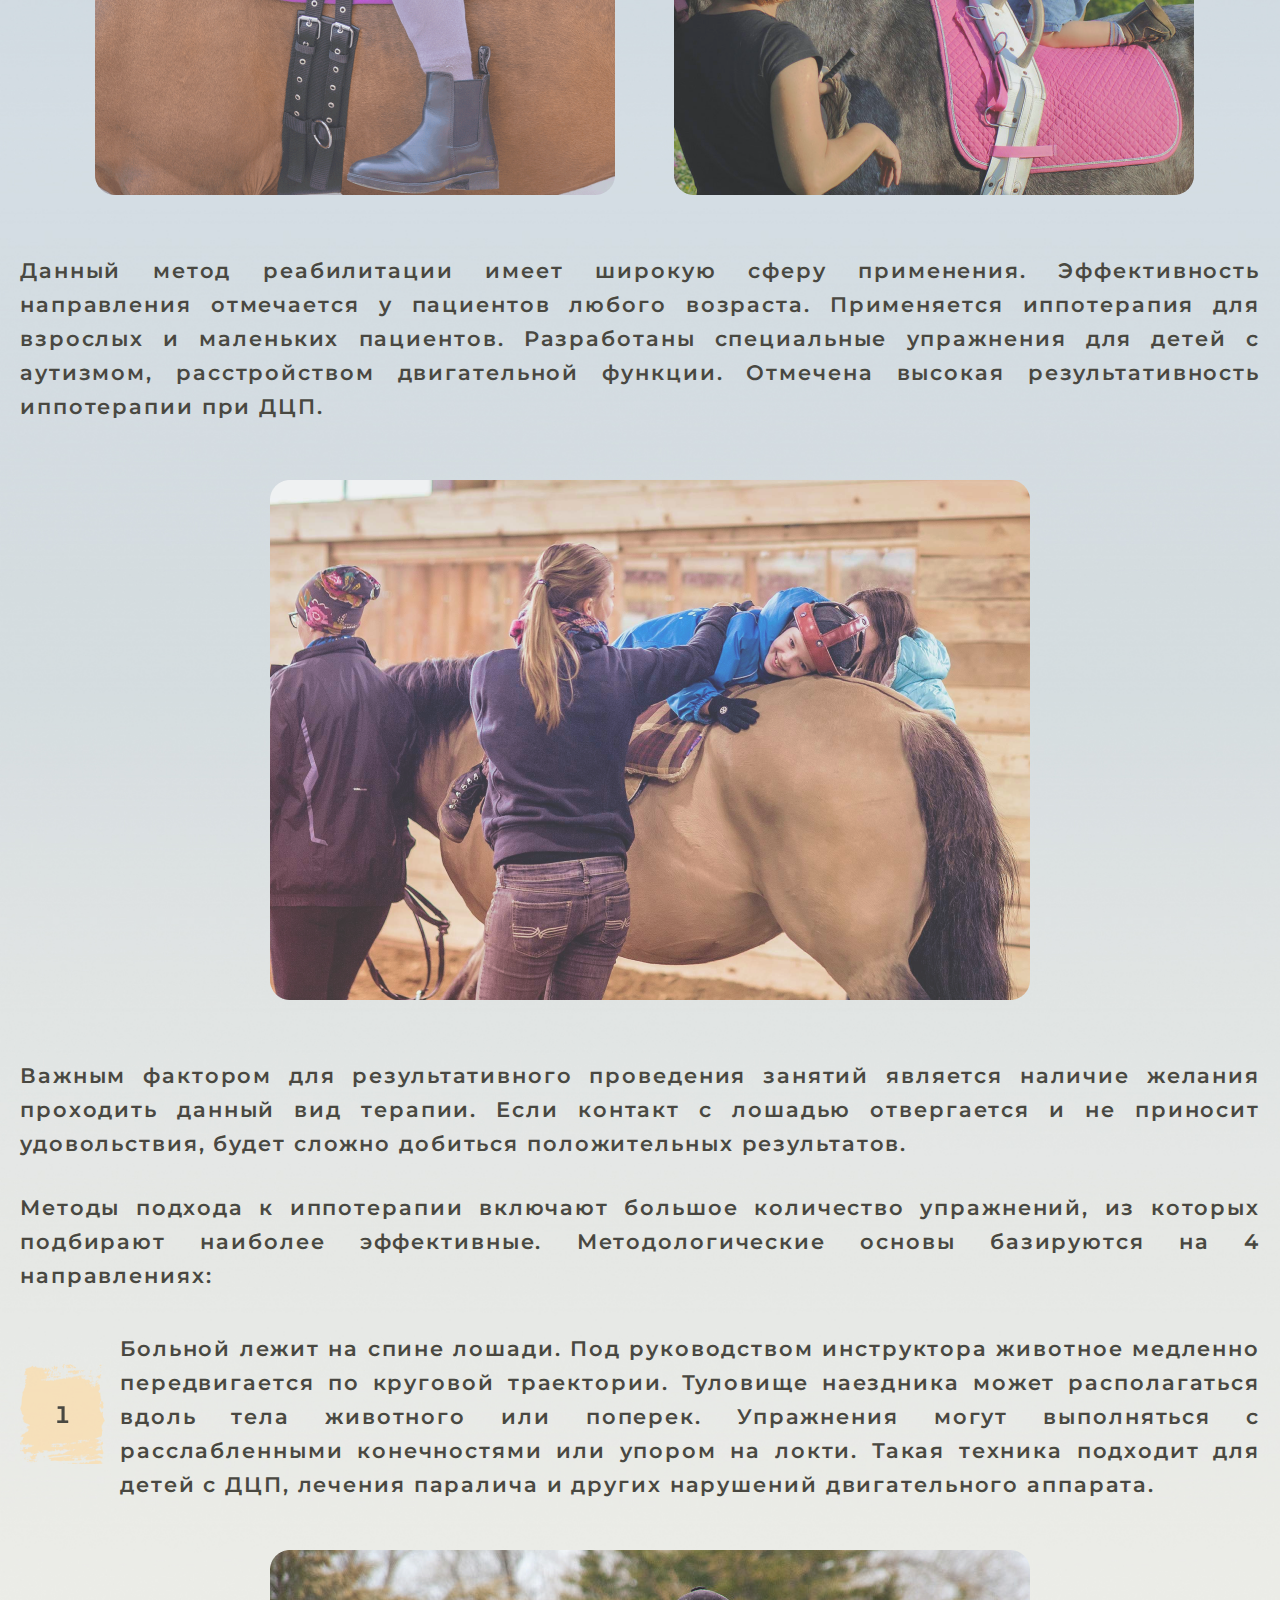
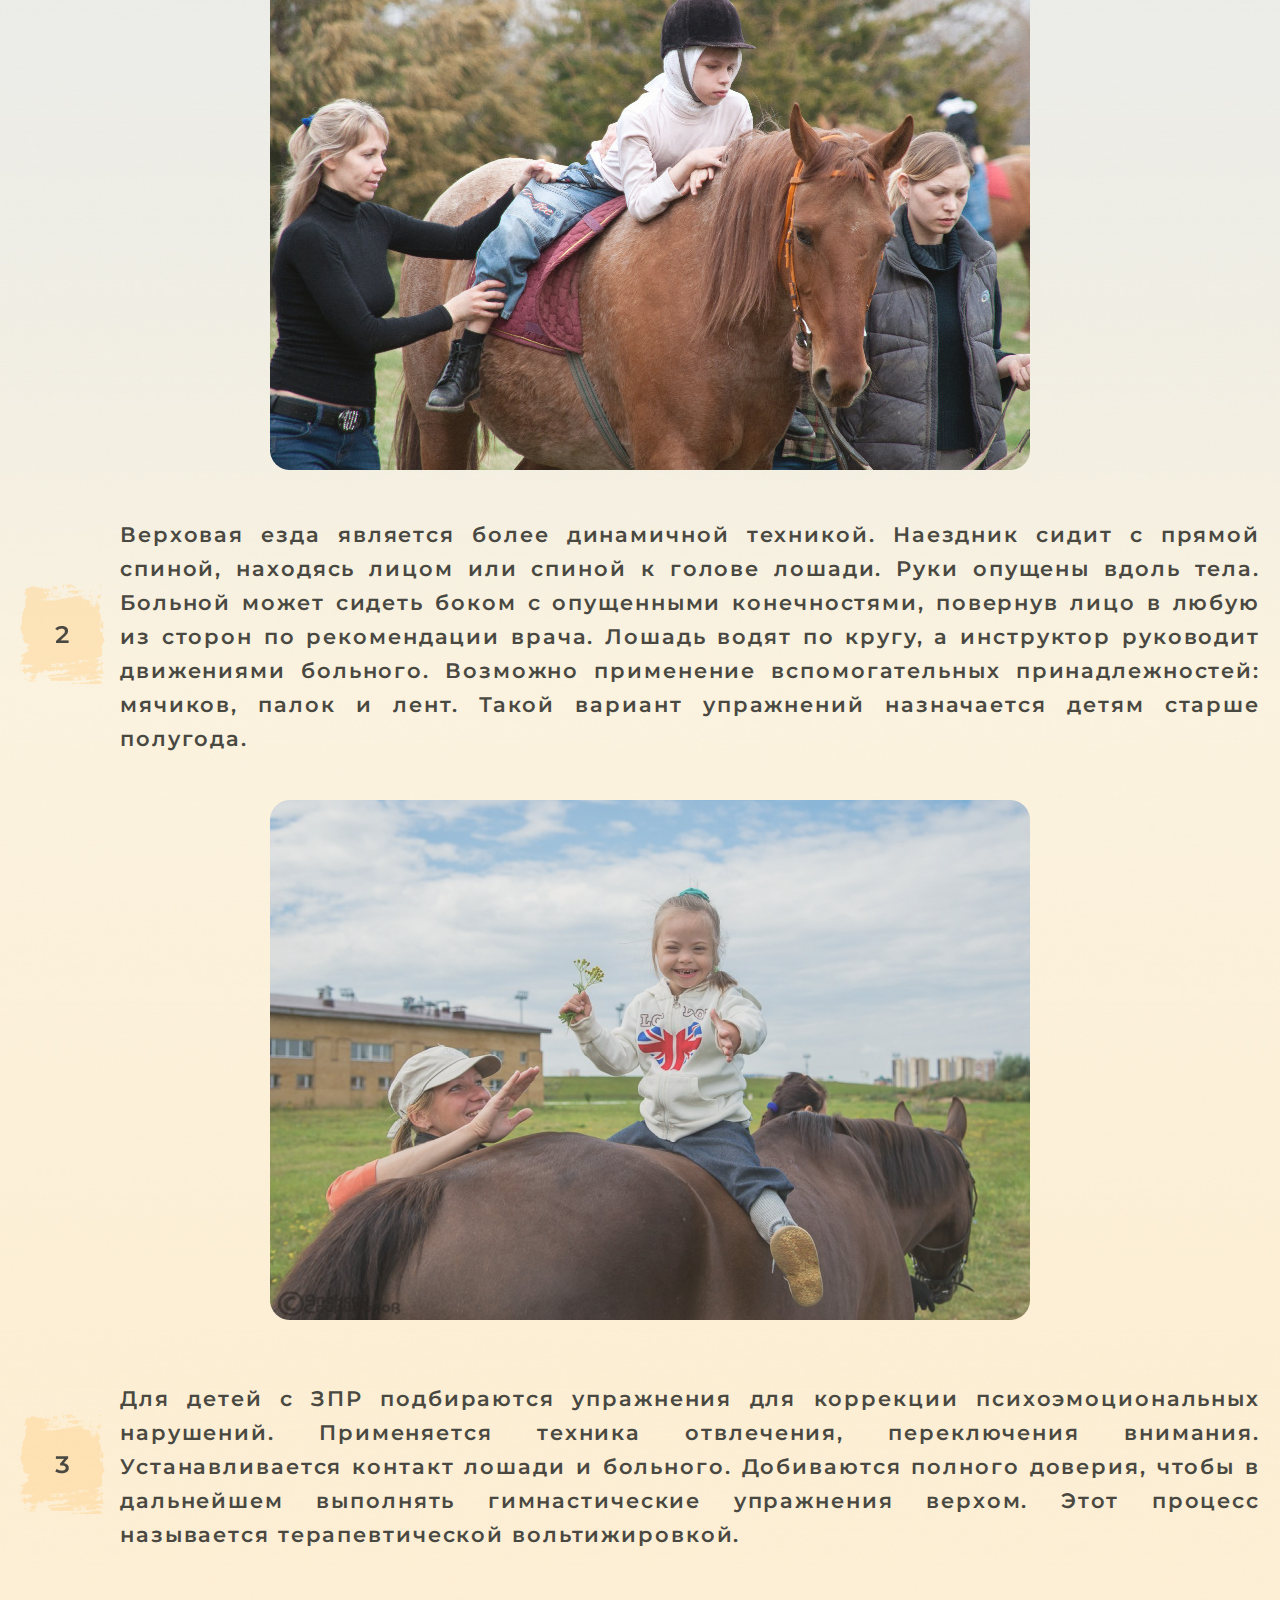
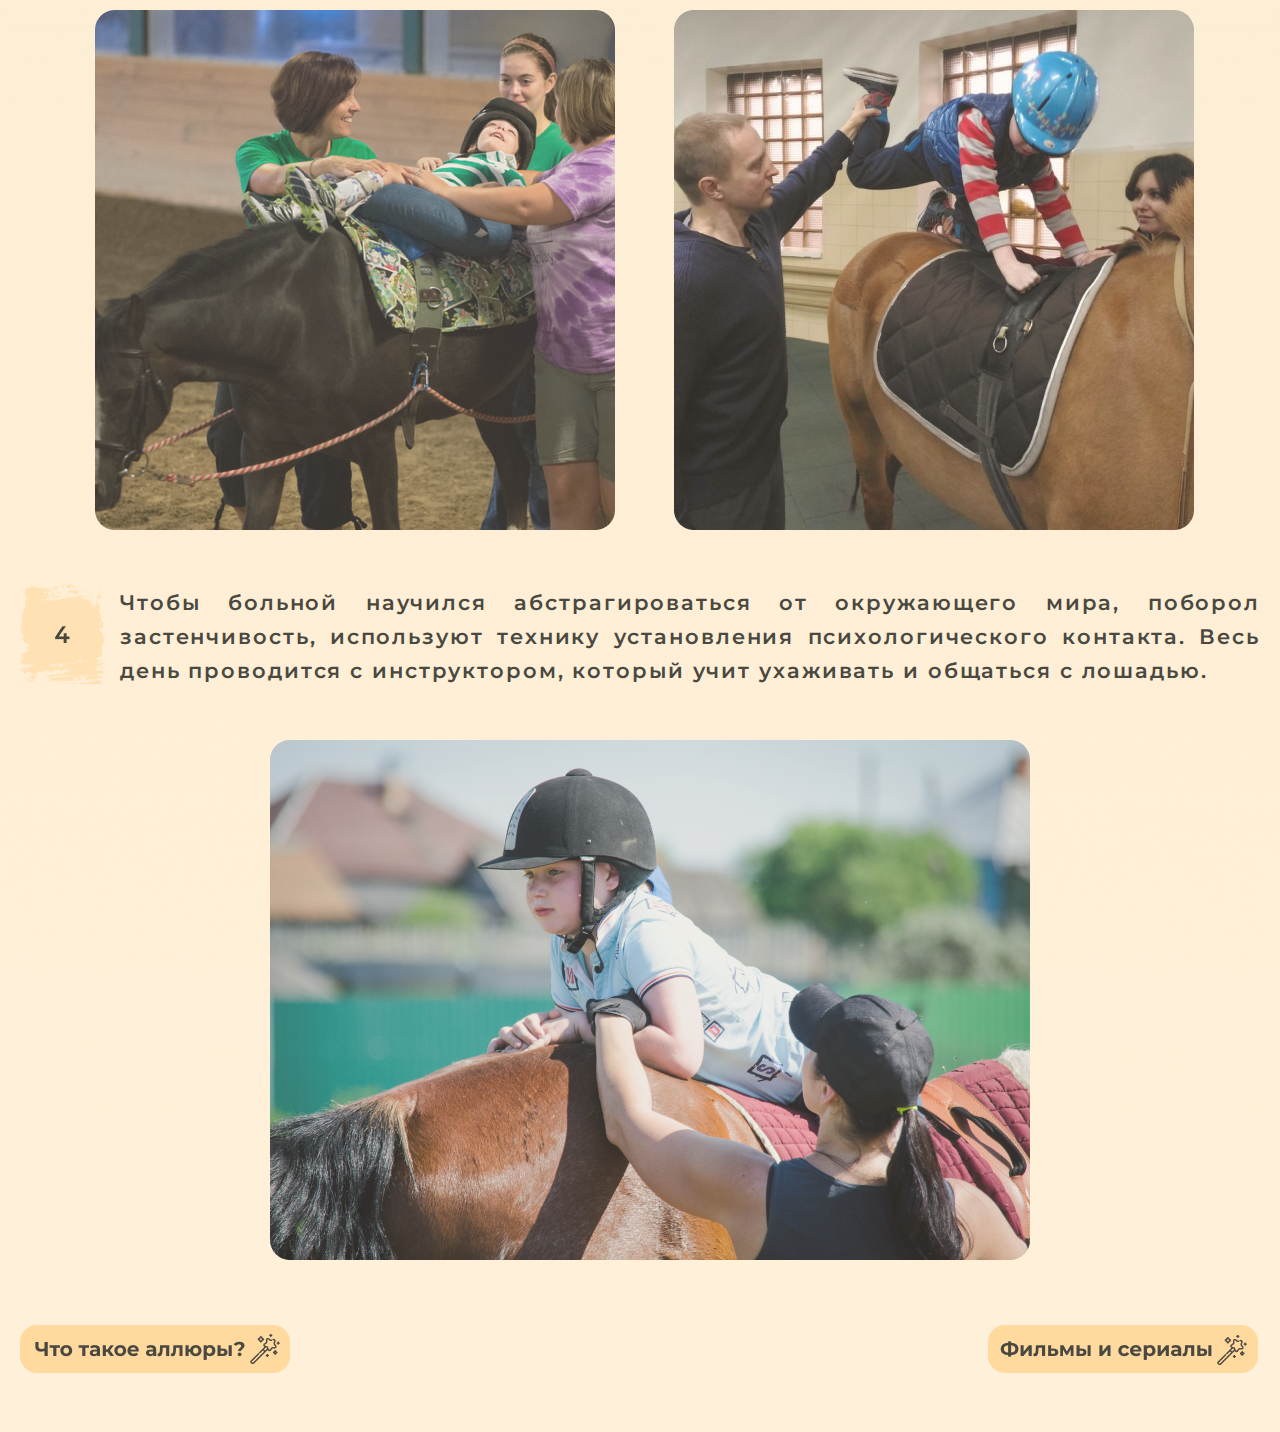
<file: ippoterapia.html>
<!DOCTYPE html>
<html lang="en">

<head>
    <meta charset="UTF-8">
    <title>HH Иппотерапия</title>
    <link href="https://fonts.googleapis.com/css2?family=Montserrat:wght@600;700;800&display=swap" rel="stylesheet">
    <link rel="stylesheet" href="ippoterapia.css">
</head>

<body>
    <div class="container">
        <header id="header" class="header">
            <div class="nav">
                <div class="logo">
                    <a href="index.html"><img src="img/logo.png"> </a>
                </div>
                <ul class="menu">
                    <li>
                        <a href="history.html#history.html">
                            История
                        </a>
                    </li>
                    <li>
                        <a href="breeds.html">
                            Породы
                        </a>
                    </li>
                    <li>
                        <a href="care.html">
                            Уход
                        </a>
                    </li>
                    <li>
                        <a href="food.html">
                            Питание
                        </a>
                    </li>
                    <li>
                        <a href="interes.html">
                            Интересное
                        </a>
                    </li>
                </ul>
                <div class="vhod">
                    <a href="vhod.html"><img src="img/vhood.png" alt="Войти/Зарегистрироваться"></a>
                </div>
            </div>
        </header>
        <div class="ippoter">
            <img src="img/ippoter.png" alt="Иппотерапия">
        </div>
        <div class="gallery49">
            <img src="img/losh72.png" alt="" class="losh72">
            <div class="zagipp">
                <p> Иппотерапия — это одно из направлений реабилитации. Общение человека с некоторыми животными
                    оказывает оздоровительный эффект при ряде заболеваний. Методика представляет собой лечебную верховую
                    езду. Телесно-ориентированный и когнитивный контакт с лошадью оказывает укрепляющее воздействие на
                    человеческий организм. Учеными подтвержден биомеханический эффект терапии. Применяется в лечении
                    неврологических расстройств. Лечение включает в себя: верховую езду,
                    уход за лошадью,
                    эмоциональный контакт с животным. </p>
            </div>
        </div>
        <p class="zagipp1">Слово «иппотерапия» дословно с греческого переводится как «лечение при помощи лошади».
            Издавна люди знали об исцеляющих способностях этого животного. Еще Гиппократ говорил о благоприятном влиянии
            верховой езды на здоровье человека. </p>
        <p class="zagipp2">В наши дни иппотерапию применяют для решения широкого круга задач: для реабилитации больных
            ДЦП, для коррекции расстройств аутистического спектра, для профилактики сколиоза, для реабилитации после
            инфаркта миокарда, инсульта, для работы с детьми с задержками в речевом развитии, для коррекции
            невротических расстройств, и т.д.</p>
        <div class="gallery50">
            <img src="img/losh73.png" alt="" class="losh73">
            <img src="img/losh74.png" alt="" class="losh74">
        </div>
        <p class="zagipp1">Лошадь является эмпатом, т.е. обладает способностью перенимать эмоциональное состояние
            человека. Животное чутко воспринимает слова, мимику, поведение и жесты человека, помогая снять напряжение и
            подавленное состояние психики. Методика работает как разновидность лечебной физкультуры, базируется на
            взаимодействии с движениями коня. Лошадь для иппотерапии выбирают с подходящим темпераментом и качеством
            походки. </p>
        <div class="gallery51">
            <img src="img/losh75.png" alt="" class="losh75">
        </div>
        <p class="zagipp1">Тщательно подбирается седло для иппотерапии. Оно должно быть приспособлено для людей с
            ограниченными возможностями. Его конструкция позволяет поддерживать правильную осанку, мягкость и глубина
            посадки обеспечивают защиту от ударов. Непроизвольные движения ног блокируются анатомическими бенфуторами.
            Используются страховочные ремни для фиксации нижних конечностей. </p>
        <div class="gallery52">
            <img src="img/losh76.png" alt="" class="losh76">
            <img src="img/losh77.png" alt="" class="losh77">
        </div>
        <p class="zagipp1">Данный метод реабилитации имеет широкую сферу применения. Эффективность направления
            отмечается у пациентов любого возраста. Применяется иппотерапия для взрослых и маленьких пациентов.
            Разработаны специальные упражнения для детей с аутизмом, расстройством двигательной функции. Отмечена
            высокая результативность иппотерапии при ДЦП. </p>
        <div class="gallery53">
            <img src="img/losh78.png" alt="" class="losh78">
        </div>
        <p class="zagipp1">Важным фактором для результативного проведения занятий является наличие желания проходить
            данный вид терапии. Если контакт с лошадью отвергается и не приносит удовольствия, будет сложно добиться
            положительных результатов.</p>
        <p class="zagipp2">Методы подхода к иппотерапии включают большое количество упражнений, из которых подбирают
            наиболее эффективные. Методологические основы базируются на 4 направлениях:</p>

        <div class="anna">
            <img src="img/cif1.png" alt="" class="cif1">
            <p class="zagipp3">Больной лежит на спине лошади. Под руководством инструктора животное медленно
                передвигается
                по круговой траектории. Туловище наездника может располагаться вдоль тела животного или поперек.
                Упражнения
                могут выполняться с расслабленными конечностями или упором на локти. Такая техника подходит для детей с
                ДЦП,
                лечения паралича и других нарушений двигательного аппарата.</p>
        </div>
        <div class="gallery54">
            <img src="img/losh79.png" alt="" class="losh79">
        </div>
        <div class="anna">
            <img src="img/cif2.png" alt="" class="cif2">
            <p class="zagipp3">Верховая езда является более динамичной техникой. Наездник сидит с прямой спиной,
                находясь лицом или спиной к голове лошади. Руки опущены вдоль тела. Больной может сидеть боком с
                опущенными конечностями, повернув лицо в любую из сторон по рекомендации врача. Лошадь водят по кругу, а
                инструктор руководит движениями больного. Возможно применение вспомогательных принадлежностей: мячиков,
                палок и лент. Такой вариант упражнений назначается детям старше полугода.</p>
        </div>
        <div class="gallery55">
            <img src="img/losh80.png" alt="" class="losh80">
        </div>
        <div class="anna">
            <img src="img/cif3.png" alt="" class="cif3">
            <p class="zagipp3">Для детей с ЗПР подбираются упражнения для коррекции психоэмоциональных нарушений.
                Применяется техника отвлечения, переключения внимания. Устанавливается контакт лошади и больного.
                Добиваются полного доверия, чтобы в дальнейшем выполнять гимнастические упражнения верхом. Этот процесс
                называется терапевтической вольтижировкой.</p>
        </div>
        <div class="gallery56">
            <img src="img/losh81.png" alt="" class="losh81">
            <img src="img/losh82.png" alt="" class="losh82">
        </div>
        <div class="anna">
            <img src="img/cif4.png" alt="" class="cif4">
            <p class="zagipp3">Чтобы больной научился абстрагироваться от окружающего мира, поборол застенчивость,
                используют технику установления психологического контакта. Весь день проводится с инструктором, который
                учит ухаживать и общаться с лошадью.</p>
        </div>
        <div class="gallery57">
            <img src="img/losh83.png" alt="" class="losh83">
        </div>

        <div class="knopka12">
            <a href="#" title="Вернуться к началу" class="topbutton"><img src="img/knopla12.png"></a>
        </div>

        <div class="knop">
            <div class="allur">
                <a href="allur.html"><img src="img/knopka11.png" alt="Что такое аллюры?"></a>
            </div>
            <div class="filmiser">
                <a href="filmiserial.html"><img src="img/knopka10.png" alt="Фильмы и сериалы"></a>
            </div>
        </div>

    </div>
</body>

</html>
</file>
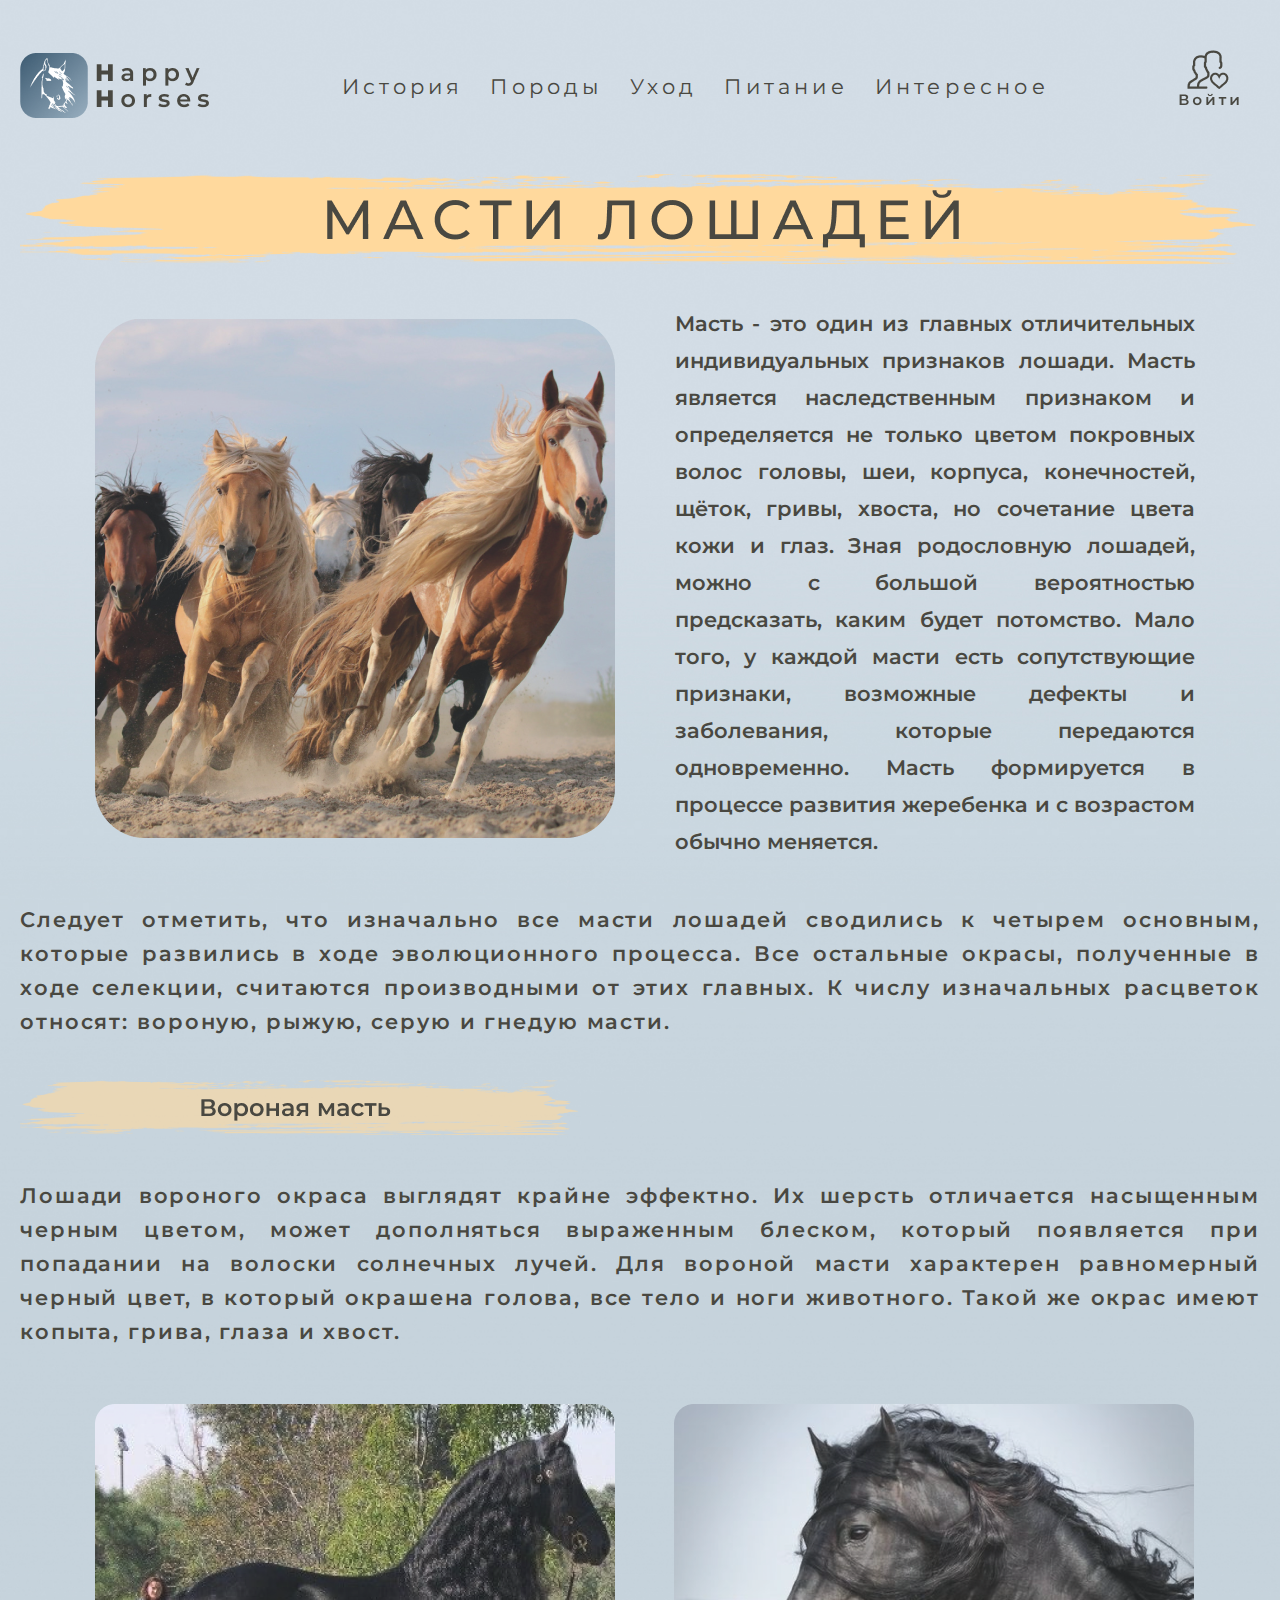
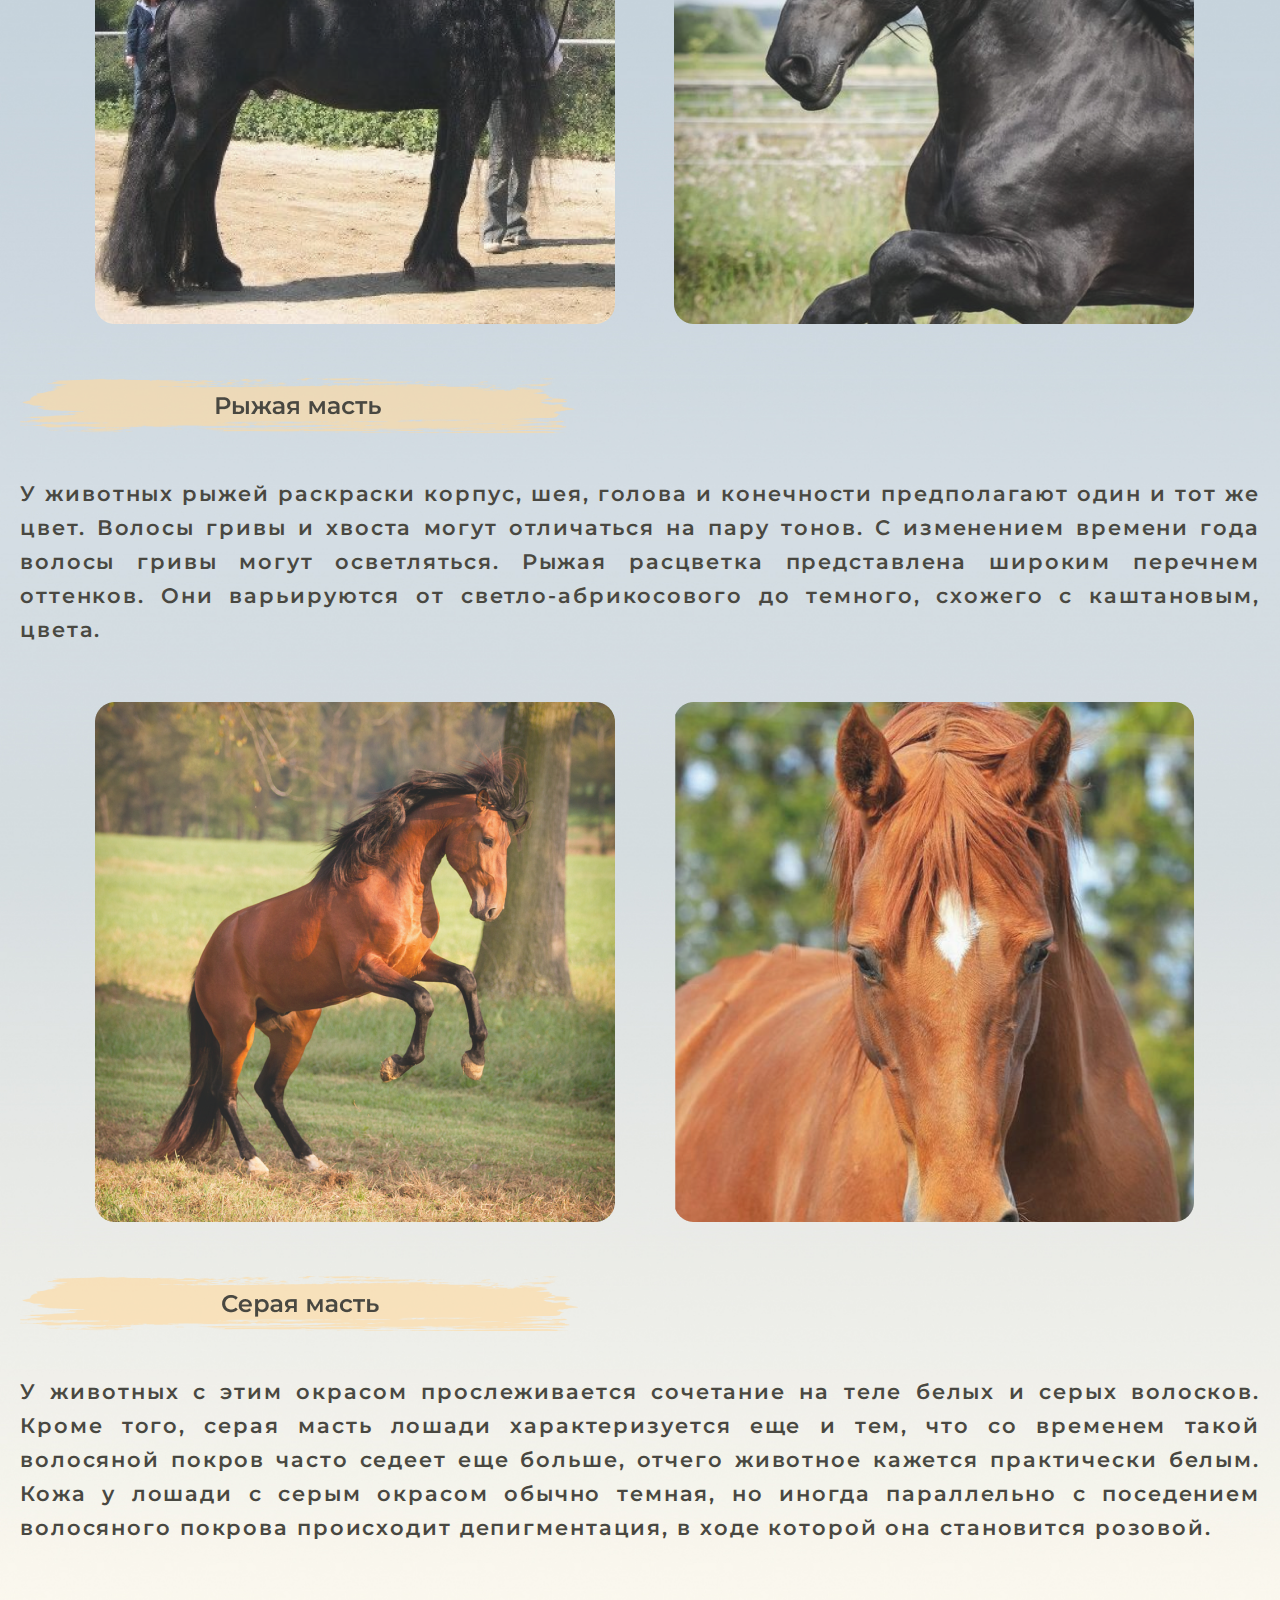
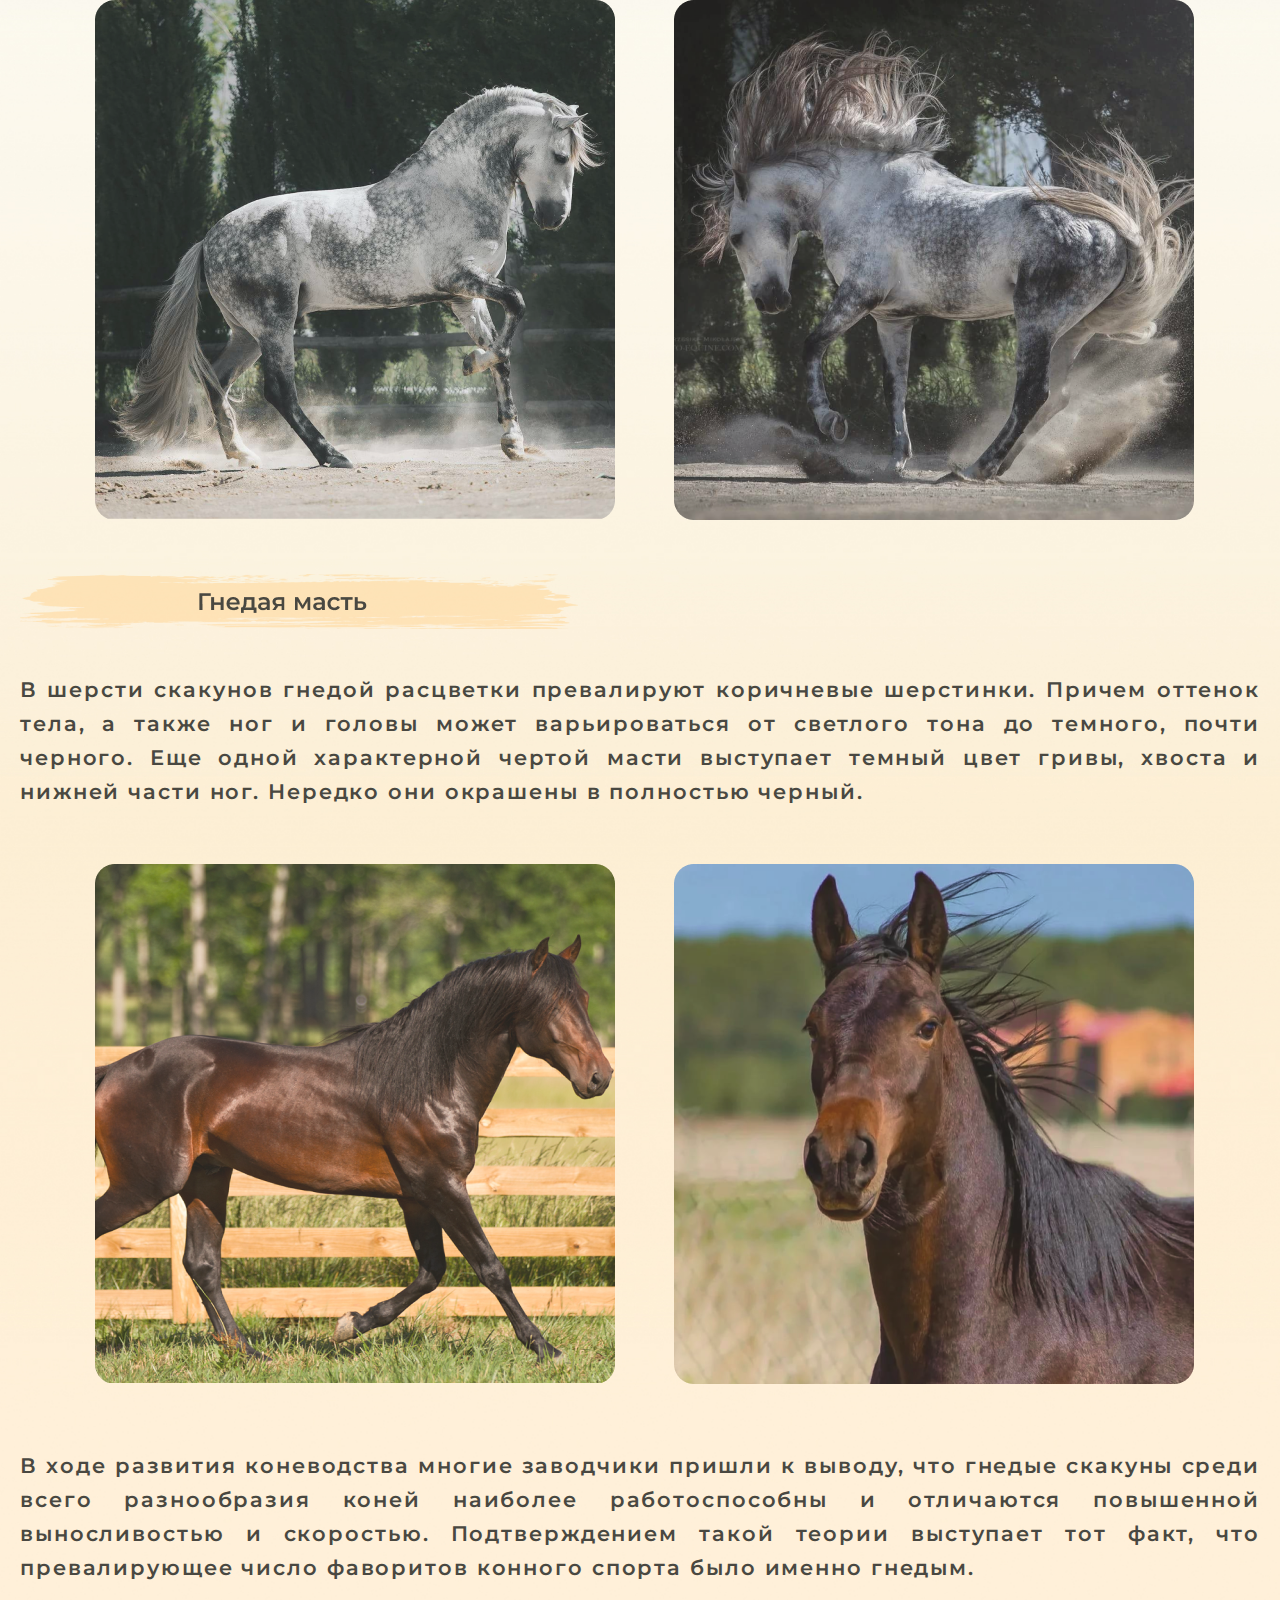
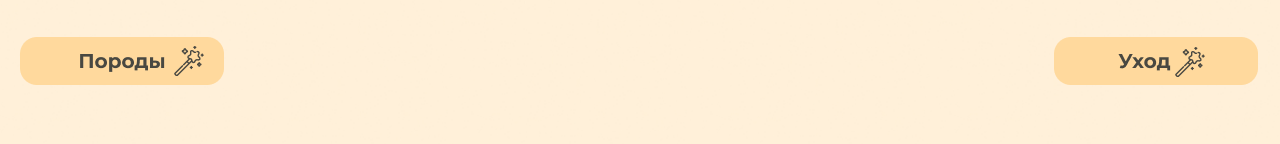
<file: suit.html>
<!DOCTYPE html>
<html lang="en">

<head>
    <meta charset="UTF-8">
    <title>HH Масти лошадей</title>
    <link href="https://fonts.googleapis.com/css2?family=Montserrat:wght@600;700;800&display=swap" rel="stylesheet">
    <link rel="stylesheet" href="suit.css">
</head>

<body>
    <div class="container">
        <header id="header" class="header">
            <div class="nav">
                <div class="logo">
                    <a href="index.html"><img src="img/logo.png"> </a>
                </div>
                <ul class="menu">
                    <li>
                        <a href="history.html#history.html">
                            История
                        </a>
                    </li>
                    <li>
                        <a href="breeds.html">
                            Породы
                        </a>
                    </li>
                    <li>
                        <a href="care.html">
                            Уход
                        </a>
                    </li>
                    <li>
                        <a href="food.html">
                            Питание
                        </a>
                    </li>
                    <li>
                        <a href="interes.html">
                            Интересное
                        </a>
                    </li>
                </ul>
                <div class="vhod">
                    <a href="vhod.html"><img src="img/vhood.png" alt="Войти/Зарегистрироваться"></a>
                </div>
            </div>
        </header>
        <div class="masti">
            <img src="img/ml.png" alt="Масти лошадей">
        </div>
        <div class="gallery21">
            <img src="img/losh33.png" alt="" class="losh33">
            <div class="zagsuit">
                <p> Масть - это один из главных отличительных индивидуальных признаков лошади. Масть является
                    наследственным признаком и определяется не только цветом покровных волос головы, шеи, корпуса,
                    конечностей, щёток, гривы, хвоста, но сочетание цвета кожи и глаз. Зная родословную лошадей, можно с
                    большой вероятностью предсказать, каким будет потомство. Мало того, у каждой масти есть
                    сопутствующие признаки, возможные дефекты и заболевания, которые передаются одновременно. Масть
                    формируется в процессе развития жеребенка и с возрастом обычно меняется. </p>
            </div>
        </div>

        <div class="zagsuit1">
            <p>Следует отметить, что изначально все масти лошадей сводились к четырем основным, которые развились в ходе
                эволюционного процесса. Все остальные окрасы, полученные в ходе селекции, считаются производными от этих
                главных. К числу изначальных расцветок относят:
                вороную, рыжую, серую и гнедую масти.</p>
        </div>

        <div class="vormast">
            <img src="img/vorm.png" alt="" class="vorm">
            <p class="zagsuit2">Лошади вороного окраса выглядят крайне эффектно. Их шерсть отличается насыщенным черным
                цветом, может дополняться выраженным блеском, который появляется при попадании на волоски солнечных
                лучей. Для вороной масти характерен равномерный черный цвет, в который окрашена голова, все тело и ноги
                животного. Такой же окрас имеют копыта, грива, глаза и хвост. </p>
            <div class="gallery22">
                <img src="img/losh34.png" alt="" class="losh34">
                <img src="img/losh35.png" alt="" class="losh35">
            </div>
        </div>
        <div class="rujmast">
            <img src="img/rujm.png" alt="" class="rujm">
            <p class="zagsuit2">У животных рыжей раскраски корпус, шея, голова и конечности предполагают один и тот же
                цвет. Волосы гривы и хвоста могут отличаться на пару тонов. С изменением времени года волосы гривы могут
                осветляться. Рыжая расцветка представлена широким перечнем оттенков. Они варьируются от
                светло-абрикосового до темного, схожего с каштановым, цвета.</p>
            <div class="gallery23">
                <img src="img/losh36.png" alt="" class="losh36">
                <img src="img/losh37.png" alt="" class="losh37">
            </div>
        </div>

        <div class="sermast">
            <img src="img/serm.png" alt="" class="serm">
            <p class="zagsuit2">У животных с этим окрасом прослеживается сочетание на теле белых и серых волосков. Кроме
                того, серая масть лошади характеризуется еще и тем, что со временем такой волосяной покров часто седеет
                еще больше, отчего животное кажется практически белым. Кожа у лошади с серым окрасом обычно темная, но
                иногда параллельно с поседением волосяного покрова происходит депигментация, в ходе которой она
                становится розовой.</p>
            <div class="gallery24">
                <img src="img/losh38.png" alt="" class="losh38">
                <img src="img/losh39.png" alt="" class="losh39">
            </div>
        </div>

        <div class="gnedmast">
            <img src="img/gnedm.png" alt="" class="gnedm">
            <p class="zagsuit2">В шерсти скакунов гнедой расцветки превалируют коричневые шерстинки. Причем оттенок
                тела, а также ног и головы может варьироваться от светлого тона до темного, почти черного. Еще одной
                характерной чертой масти выступает темный цвет гривы, хвоста и нижней части ног. Нередко они окрашены в
                полностью черный.</p>
            <div class="gallery25">
                <img src="img/losh41.png" alt="" class="losh41">
                <img src="img/losh40.png" alt="" class="losh40">
            </div>
        </div>
        <div class="zagsuit1">
            <p>В ходе развития коневодства многие заводчики пришли к выводу, что гнедые скакуны среди всего разнообразия
                коней наиболее работоспособны и отличаются повышенной выносливостью и скоростью. Подтверждением такой
                теории выступает тот факт, что превалирующее число фаворитов конного спорта было именно гнедым.</p>
        </div>

        <div class="knopka12">
            <a href="#" title="Вернуться к началу" class="topbutton"><img src="img/knopla12.png"></a>
        </div> 
        
        <div class="knop">
            <div class="porod">
                <a href="breeds.html"><img src="img/knopka2.png" alt="Породы"></a>
            </div>
            <div class="prodol">
                <a href="care.html"><img src="img/knopka6.png" alt="Уход"></a>
            </div>
        </div>

    </div>
</body>

</html>
</file>
<file: home.css>
body{
    padding: 0;
    margin: 0;
    font-family: 'Montserrat' sans-serif;
    color: black
}
html{
    scroll-behavior: smooth;
 }
ul, li{
    display: block;
    padding: 0;
    margin: 0;
}

.container{
    width: 1240px;
    margin: 0 auto; /*позиционирование по центру */
}

.header{
padding-top: 50px;
}

.header a{
    color: #494841;
    font-family: Montserrat;
    font-weight: SemiBold;
}

.logo{
    margin-right: 125px;

}

.menu{
    display: flex;
}

.menu li a{
    text-decoration: none;
    font-family: Montserrat;
    font-size: 21px;
    line-height: 40px;
    letter-spacing: 0.2em;
}

.menu li a:hover {
    border-bottom: 2px solid #494841;
}

.menu li{
    margin-right: 25px;
}

.nav{
    display: flex;
    align-items: center;
    
}

.vhod{
    margin-left: 102px;
}

.home1{
margin-top: 15px;
margin-right: 1px;
font-family: Montserrat;
font-style: normal;
font-weight: bold;
font-size: 50px;
line-height: 40px;
display: flex;
align-items: center;
text-align: center;
color: #494841;
}

.home2{
width: 492px;
height: 236px;
left: 340px;
margin-top: -5px;
font-family: Montserrat;
font-weight: SemiBold;
font-style: normal;
font-weight: 600;
font-size: 22px;
line-height: 35px;
display: flex;
align-items: center;
color: #494841;
}

.mechta{
    margin-top: -10px;
    
}

body{
    background-image: url(img/fonhome.jpg);
    background-repeat: repeat-y;
    background-size: cover;
}
</file>
<file: allur.css>
body {
    padding: 0;
    margin: 0;
    font-family: 'Montserrat'sans-serif;
    color: black
}

html {
    scroll-behavior: smooth;
}

ul,
li {
    display: block;
    padding: 0;
    margin: 0;
}

.container {
    width: 1240px;
    margin: 0 auto;
    /*позиционирование по центру */
}

.header {
    padding-top: 50px;
}

.header a {
    color: #494841;
    font-family: Montserrat;
    font-weight: SemiBold;
}

.logo {
    margin-right: 125px;

}

.menu {
    display: flex;
}

.menu li a {
    text-decoration: none;
    font-family: Montserrat;
    font-size: 21px;
    line-height: 40px;
    letter-spacing: 0.2em;
}

.menu li a:hover {
    border-bottom: 2px solid #494841;
}


.menu li {
    margin-right: 27px;
}

.nav {
    display: flex;
    align-items: center;

}

.vhod {
    margin-left: 102px;
}

body {
    background-image: url(img/fonall.jpg);
    background-repeat: repeat-y;
    background-size: cover;
}

.chtoallur {
    margin-left: 0px;
    margin-top: 50px;
}
.gallery42 {
    margin-left: 653px;
    margin-top: 50px;
}

.zagall {
    width: 520px;
    height: 520px;
    margin-left: -580px;
    margin-top: -520px;
    font-family: Montserrat;
    font-style: normal;
    font-weight: 600;
    font-size: 19px;
    line-height: 37px;
    display: flex;
    align-items: center;
    text-align: justify;
    color: #494841;
}

.zagall1 {
    margin-top: 40px;
    font-family: Montserrat;
    font-style: normal;
    font-weight: 600;
    font-size: 21px;
    line-height: 34px;
    display: flex;
    align-items: center;
    text-align: justify;
    letter-spacing: 0.09em;
    color: #494841;
}
.estall {
    margin-left: 0px;
    margin-top: 45px;
}
.shag {
    margin-left: 0px;
    margin-top: 20px;
}
.losh63 {
    margin-top: 35px;
    margin-left: 75px;
    margin-right: 55px;
}
.rysss {
    margin-left: 0px;
    margin-top: 55px;
}
.losh65 {
    margin-top: 30px;
    width: 760px;
    height: 520px;
    margin-left: 250px;
}
.galop {
    margin-left: 0px;
    margin-top: 55px;
}
.losh67 {
    margin-top: 30px;
    margin-left: 75px;
    margin-right: 55px;
}
.inohod {
    margin-left: 0px;
    margin-top: 20px;
}
.losh68 {
    margin-top: 30px;
    width: 760px;
    height: 520px;
    margin-left: 250px;
}
.issall {
    margin-left: 0px;
    margin-top: 50px;
}
.passaj {
    margin-left: 0px;
    margin-top: 20px;
}
.losh69 {
    margin-top: 30px;
    margin-left: 75px;
    margin-right: 55px;
}
.ispansh {
    margin-left: 0px;
    margin-top: 55px;
}
.losh71 {
    margin-top: 30px;
    width: 760px;
    height: 520px;
    margin-left: 250px;
}
.knopka12{
    margin-left: 1300px;
    margin-top: -150px;
    }

.knop {
    margin-top: 155px;
    display: flex;
    margin-bottom: 55px;
}

.interes {
    margin-right: 698px;
}
</file>
<file: breeds.css>
body {
    padding: 0;
    margin: 0;
    font-family: 'Montserrat'sans-serif;
    color: black
}

html {
    scroll-behavior: smooth;
}

ul,
li {
    display: block;
    padding: 0;
    margin: 0;
}

.container {
    width: 1240px;
    margin: 0 auto;
    /*позиционирование по центру */
}

.header {
    padding-top: 50px;
}

.header a {
    color: #494841;
    font-family: Montserrat;
    font-weight: SemiBold;
}

.logo {
    margin-right: 125px;

}

.menu {
    display: flex;
}

.menu li a {
    text-decoration: none;
    font-family: Montserrat;
    font-size: 21px;
    line-height: 40px;
    letter-spacing: 0.2em;
}

.menu li a:hover {
    border-bottom: 2px solid #494841;
}


.menu li {
    margin-right: 27px;
}

.nav {
    display: flex;
    align-items: center;

}

.vhod {
    margin-left: 102px;
}

body {
    background-image: url(img/fonbreeds.jpg);
    background-repeat: repeat-y;
    background-size: cover;
}

.poroda {
    margin-left: 0px;
    margin-top: 50px;
}

.gallery7 {
    margin-left: 653px;
    margin-top: 50px;
}

.zagbree {
    width: 520px;
    height: 520px;
    margin-left: -580px;
    margin-top: -524px;
    font-family: Montserrat;
    font-style: normal;
    font-weight: 600;
    font-size: 20px;
    line-height: 37px;
    display: flex;
    align-items: center;
    text-align: justify;
    color: #494841;
}

.gallery8 {
    margin-left: 75px;
    margin-top: 50px;
}

.npl {
    position: relative;
    margin-left: 58px;
    top: -470px;
}


.spispor li a {

    font-family: Montserrat;
    font-style: normal;
    font-weight: 600;
    font-size: 22px;
    line-height: 37px;
    margin-left: 653px;
    text-decoration: none;
    color: #494841;
}

.spispor {
    margin-top: -450px;
}

.spispor li a:hover {
    border-bottom: 2px solid #494841;
}

.akl {
    margin-top: 55px;

}

.zagbree1 {
    margin-top: 40px;
    margin-bottom: 55px;
    font-family: Montserrat;
    font-style: normal;
    font-weight: 600;
    font-size: 21px;
    line-height: 34px;
    display: flex;
    align-items: center;
    text-align: justify;
    letter-spacing: 0.09em;
    color: #494841;
}

.zagbree2 {
    margin-top: 55px;
    margin-bottom: 45px;
    font-family: Montserrat;
    font-style: normal;
    font-weight: 600;
    font-size: 21px;
    line-height: 34px;
    display: flex;
    align-items: center;
    text-align: justify;
    letter-spacing: 0.09em;
    color: #494841;
}

.losh12 {
    margin-left: 75px;
    margin-right: 55px;
}


.losh14 {
    margin-left: 75px;
    margin-right: 55px;
}

.losh16 {
    margin-left: 75px;
    margin-right: 55px;
}


.losh18 {
    margin-left: 75px;
    margin-right: 55px;
}

.losh20 {
    width: 760px;
    height: 520px;
    margin-left: 250px;
}

.losh21 {
    margin-left: 75px;
    margin-right: 55px;
} 

.knopka12{
    margin-left: 1300px;
    margin-top: -150px;
    }

.knop{
    margin-top: 100px;
    display: flex;
    margin-bottom: 55px;
}

.his{
    margin-right: 765px;
}
</file>
<file: breeds2.css>
body {
    padding: 0;
    margin: 0;
    font-family: 'Montserrat'sans-serif;
    color: black
}

html {
    scroll-behavior: smooth;
}

ul,
li {
    display: block;
    padding: 0;
    margin: 0;
}

.container {
    width: 1240px;
    margin: 0 auto;
    /*позиционирование по центру */
}

.header {
    padding-top: 50px;
}

.header a {
    color: #494841;
    font-family: Montserrat;
    font-weight: SemiBold;
}

.logo {
    margin-right: 125px;

}

.menu {
    display: flex;
}

.menu li a {
    text-decoration: none;
    font-family: Montserrat;
    font-size: 21px;
    line-height: 40px;
    letter-spacing: 0.2em;
}

.menu li a:hover {
    border-bottom: 2px solid #494841;
}


.menu li {
    margin-right: 27px;
}

.nav {
    display: flex;
    align-items: center;

}

.vhod {
    margin-left: 102px;
}

body {
    background-image: url(img/fonbreeds2.jpg);
    background-repeat: repeat-y;
    background-size: cover;
}

.poroda {
    margin-left: 0px;
    margin-top: 50px;
}

.sovt {
    margin-top: 55px;

}

.zagbree1 {
    margin-top: 40px;
    margin-bottom: 55px;
    font-family: Montserrat;
    font-style: normal;
    font-weight: 600;
    font-size: 21px;
    line-height: 34px;
    display: flex;
    align-items: center;
    text-align: justify;
    letter-spacing: 0.09em;
    color: #494841;
}

.zagbree2 {
    margin-top: 55px;
    margin-bottom: 45px;
    font-family: Montserrat;
    font-style: normal;
    font-weight: 600;
    font-size: 21px;
    line-height: 34px;
    display: flex;
    align-items: center;
    text-align: justify;
    letter-spacing: 0.09em;
    color: #494841;
}

.losh23 {
    margin-left: 75px;
    margin-right: 55px;
}

.losh25 {
    margin-left: 75px;
    margin-right: 55px;
}

.losh27 {
    margin-left: 75px;
    margin-right: 55px;
}

.losh29 {
    margin-left: 75px;
    margin-right: 55px;
}

.losh31 {
    width: 760px;
    height: 520px;
    margin-left: 250px;
}

.losh32 {
    width: 760px;
    height: 520px;
    margin-left: 250px;
}

.knopka12{
    margin-left: 1300px;
    margin-top: -150px;
    }

.knop {
    margin-top: 100px;
    display: flex;
    margin-bottom: 55px;
}

.porod {
    margin-right: 830px;
}
</file>
<file: care.css>
body {
    padding: 0;
    margin: 0;
    font-family: 'Montserrat'sans-serif;
    color: black
}

html {
    scroll-behavior: smooth;
}

ul,
li {
    display: block;
    padding: 0;
    margin: 0;
}

.container {
    width: 1240px;
    margin: 0 auto;
    /*позиционирование по центру */
}

.header {
    padding-top: 50px;
}

.header a {
    color: #494841;
    font-family: Montserrat;
    font-weight: SemiBold;
}

.logo {
    margin-right: 125px;

}

.menu {
    display: flex;
}

.menu li a {
    text-decoration: none;
    font-family: Montserrat;
    font-size: 21px;
    line-height: 40px;
    letter-spacing: 0.2em;
}

.menu li a:hover {
    border-bottom: 2px solid #494841;
}


.menu li {
    margin-right: 27px;
}

.nav {
    display: flex;
    align-items: center;

}

.vhod {
    margin-left: 102px;
}

body {
    background-image: url(img/fonuhod.jpg);
    background-repeat: repeat-y;
    background-size: cover;
}

.uhod {
    margin-left: 0px;
    margin-top: 50px;
}
.gallery26 {
    margin-left: 653px;
    margin-top: 50px;
}

.zaguh {
    width: 520px;
    height: 520px;
    margin-left: -580px;
    margin-top: -527px;
    font-family: Montserrat;
    font-style: normal;
    font-weight: 600;
    font-size: 20px;
    line-height: 37px;
    display: flex;
    align-items: center;
    text-align: justify;
    color: #494841;
}

.soderj{
    margin-top: 20px;
}
.zaguh1 {
    margin-top: 40px;
    font-family: Montserrat;
    font-style: normal;
    font-weight: 600;
    font-size: 21px;
    line-height: 34px;
    display: flex;
    align-items: center;
    text-align: justify;
    letter-spacing: 0.09em;
    color: #494841;
}
.zaguh2 {
    margin-top: 30px;
    font-family: Montserrat;
    font-style: normal;
    font-weight: 600;
    font-size: 21px;
    line-height: 34px;
    display: flex;
    align-items: center;
    text-align: justify;
    letter-spacing: 0.09em;
    color: #494841;
}
.losh34 {
    margin-top: 40px;
    width: 760px;
    height: 520px;
    margin-left: 250px;
}
.obusl{
    margin-top: 20px;
}
.zaguh3 {
    margin-top: 55px;
    font-family: Montserrat;
    font-style: normal;
    font-weight: 600;
    font-size: 21px;
    line-height: 34px;
    display: flex;
    align-items: center;
    text-align: justify;
    letter-spacing: 0.09em;
    color: #494841;
}
.losh44 {
    margin-top: 40px;
    margin-left: 75px;
    margin-right: 55px;
}
.chisl{
    margin-top: 20px;
}
.zaguh4 {
    margin-top: 10px;
    font-family: Montserrat;
    font-style: normal;
    font-weight: 600;
    font-size: 21px;
    line-height: 34px;
    display: flex;
    align-items: center;
    text-align: justify;
    letter-spacing: 0.09em;
    color: #494841;
}
.losh46 {
    margin-top: 40px;
    margin-left: 75px;
    margin-right: 55px;
}
.kupl{
    margin-top: 20px;
}
.losh48 {
    margin-top: 40px;
    margin-left: 75px;
    margin-right: 55px;
}
.uhodgr{
    margin-top: 20px;
}
.losh50 {
    margin-top: 40px;
    margin-left: 75px;
    margin-right: 55px;
}
.uhodpodk{
    margin-top: 20px;
}
.losh52 {
    margin-top: 40px;
    margin-left: 75px;
    margin-right: 55px;
}
.zaguh5 {
    margin-top: 55px;
    font-family: Montserrat;
    font-style: normal;
    font-weight: 600;
    font-size: 21px;
    line-height: 34px;
    display: flex;
    align-items: center;
    text-align: justify;
    letter-spacing: 0.09em;
    color: #494841;
}

.knopka12{
    margin-left: 1300px;
    margin-top: -150px;
    }

.knop {
    display: flex;
    margin-bottom: 55px;
    margin-top: 130px;
}

.masti {
    margin-right: 830px;
}
</file>
<file: filmiserial.css>
body {
    padding: 0;
    margin: 0;
    font-family: 'Montserrat'sans-serif;
    color: black
}

html {
    scroll-behavior: smooth;
}

ul,
li {
    display: block;
    padding: 0;
    margin: 0;
}

.container {
    width: 1240px;
    margin: 0 auto;
    /*позиционирование по центру */
}

.header {
    padding-top: 50px;
}

.header a {
    color: #494841;
    font-family: Montserrat;
    font-weight: SemiBold;
}

.logo {
    margin-right: 125px;

}

.menu {
    display: flex;
}

.menu li a {
    text-decoration: none;
    font-family: Montserrat;
    font-size: 21px;
    line-height: 40px;
    letter-spacing: 0.2em;
}

.menu li a:hover {
    border-bottom: 2px solid #494841;
}


.menu li {
    margin-right: 27px;
}

.nav {
    display: flex;
    align-items: center;

}

.vhod {
    margin-left: 102px;
}

body {
    background-image: url(img/fonfilm.jpg);
    background-repeat: repeat-y;
    background-size: cover;
}

.fimiser {
    margin-left: 0px;
    margin-top: 50px;
}

.boevkon {
    margin-top: 40px;
}

.gallery58 {
    margin-left: 653px;
    margin-top: 50px;
}

.zagfs {
    width: 520px;
    height: 520px;
    margin-left: -580px;
    margin-top: -520px;
    font-family: Montserrat;
    font-style: normal;
    font-weight: 600;
    font-size: 19px;
    line-height: 37px;
    display: flex;
    align-items: center;
    text-align: justify;
    color: #494841;
}

.losh85 {
    margin-top: 35px;
    margin-left: 75px;
    margin-right: 55px;
}

.zagfs1 {
    margin-top: 40px;
    font-family: Montserrat;
    font-style: normal;
    font-weight: 600;
    font-size: 21px;
    line-height: 34px;
    display: flex;
    align-items: center;
    text-align: justify;
    letter-spacing: 0.09em;
    color: #494841;
}

.naj {
    margin-top: 20px;
    margin-bottom: 40px;
    font-family: Montserrat;
    font-style: normal;
    font-weight: 600;
    font-size: 21px;
    line-height: 34px;
    align-items: center;
    text-align: center;
    letter-spacing: 0.09em;
    color: #494841;
}

.naj a {
    text-decoration: none;
    color: #494841;
}

.naj :hover {
    border-bottom: 2px solid #494841;
}

.naj1 {
    margin-top: 20px;
    margin-bottom: 40px;
    font-family: Montserrat;
    font-style: normal;
    font-weight: 600;
    font-size: 21px;
    line-height: 34px;
    align-items: center;
    text-align: center;
    letter-spacing: 0.09em;
    color: #494841;
}

.naj1 a {
    text-decoration: none;
    color: #494841;
}

.naj1 :hover {
    border-bottom: 2px solid #494841;
}

.losh87 {
    margin-top: 35px;
    margin-left: 75px;
    margin-right: 55px;
}
.naj2 {
    margin-top: 20px;
    margin-bottom: 40px;
    font-family: Montserrat;
    font-style: normal;
    font-weight: 600;
    font-size: 21px;
    line-height: 34px;
    align-items: center;
    text-align: center;
    letter-spacing: 0.09em;
    color: #494841;
}

.naj2 a {
    text-decoration: none;
    color: #494841;
}

.naj2 :hover {
    border-bottom: 2px solid #494841;
}
.losh89 {
    margin-top: 35px;
    margin-left: 75px;
    margin-right: 55px;
}
.naj3 {
    margin-top: 20px;
    margin-bottom: 40px;
    font-family: Montserrat;
    font-style: normal;
    font-weight: 600;
    font-size: 21px;
    line-height: 34px;
    align-items: center;
    text-align: center;
    letter-spacing: 0.09em;
    color: #494841;
}

.naj3 a {
    text-decoration: none;
    color: #494841;
}

.naj3 :hover {
    border-bottom: 2px solid #494841;
}
.losh91 {
    margin-top: 35px;
    margin-left: 75px;
    margin-right: 55px;
}
.naj4 {
    margin-top: 20px;
    margin-bottom: 40px;
    font-family: Montserrat;
    font-style: normal;
    font-weight: 600;
    font-size: 21px;
    line-height: 34px;
    align-items: center;
    text-align: center;
    letter-spacing: 0.09em;
    color: #494841;
}

.naj4 a {
    text-decoration: none;
    color: #494841;
}

.naj4 :hover {
    border-bottom: 2px solid #494841;
}
.losh93 {
    margin-top: 35px;
    margin-left: 75px;
    margin-right: 55px;
}
.naj5 {
    margin-top: 20px;
    margin-bottom: 40px;
    font-family: Montserrat;
    font-style: normal;
    font-weight: 600;
    font-size: 21px;
    line-height: 34px;
    align-items: center;
    text-align: center;
    letter-spacing: 0.09em;
    color: #494841;
}

.naj5 a {
    text-decoration: none;
    color: #494841;
}

.naj5 :hover {
    border-bottom: 2px solid #494841;
}
.losh95 {
    margin-top: 35px;
    margin-left: 75px;
    margin-right: 55px;
}


.knopka12{
margin-left: 1300px;
margin-top: -150px;
}
.knop {
    margin-top: 100px;
    display: flex;
    margin-bottom: 55px;
}

.ippot {
    margin-right: 698px;
}
</file>
<file: food.css>
body {
    padding: 0;
    margin: 0;
    font-family: 'Montserrat'sans-serif;
    color: black
}

html {
    scroll-behavior: smooth;
}

ul,
li {
    display: block;
    padding: 0;
    margin: 0;
}

.container {
    width: 1240px;
    margin: 0 auto;
    /*позиционирование по центру */
}

.header {
    padding-top: 50px;
}

.header a {
    color: #494841;
    font-family: Montserrat;
    font-weight: SemiBold;
}

.logo {
    margin-right: 125px;

}

.menu {
    display: flex;
}

.menu li a {
    text-decoration: none;
    font-family: Montserrat;
    font-size: 21px;
    line-height: 40px;
    letter-spacing: 0.2em;
}

.menu li a:hover {
    border-bottom: 2px solid #494841;
}


.menu li {
    margin-right: 27px;
}

.nav {
    display: flex;
    align-items: center;

}

.vhod {
    margin-left: 102px;
}

body {
    background-image: url(img/fonpit.jpg);
    background-repeat: repeat-y;
    background-size: cover;
}

.pitanie {
    margin-left: 0px;
    margin-top: 50px;
}

.gallery35 {
    margin-left: 75px;
    margin-top: 50px;
}

.zagfood {
    width: 510px;
    height: 520px;
    margin-left: 580px;
    margin-top: -525px;
    color: #494841;
    font-family: Montserrat;
    font-weight: 600;
    font-size: 20px;
    line-height: 37px;
    display: flex;
    align-items: center;
    text-align: justify;
}

.zagfood1 {
    margin-top: 40px;
    font-family: Montserrat;
    font-style: normal;
    font-weight: 600;
    font-size: 21px;
    line-height: 34px;
    display: flex;
    align-items: center;
    text-align: justify;
    letter-spacing: 0.09em;
    color: #494841;
}
.zagfood2 {
    margin-top: -5px;
    font-family: Montserrat;
    font-style: normal;
    font-weight: 600;
    font-size: 21px;
    line-height: 34px;
    display: flex;
    align-items: center;
    text-align: justify;
    letter-spacing: 0.09em;
    color: #494841;
}
.losh55 {
    margin-top: 40px;
    width: 760px;
    height: 520px;
    margin-left: 250px;
}

.losh56 {
    margin-top: 40px;
    margin-left: 75px;
    margin-right: 55px;
}
.losh58 {
    margin-top: 40px;
    width: 760px;
    height: 520px;
    margin-left: 250px;
}

.knopka12{
    margin-left: 1300px;
    margin-top: -150px;
    }

.knop{
    margin-top: 150px;
    display: flex;
    margin-bottom: 55px;
}

.uhod{
    margin-right: 765px;
}
</file>
<file: history.css>
body {
    padding: 0;
    margin: 0;
    font-family: 'Montserrat'sans-serif;
    color: black
}
html{
scroll-behavior: smooth;
}
ul,
li {
    display: block;
    padding: 0;
    margin: 0;
}

.container {
    width: 1240px;
    margin: 0 auto;
    /*позиционирование по центру */
}

.header {
    padding-top: 50px;
}

.header a {
    color: #494841;
    font-family: Montserrat;
    font-weight: SemiBold;
}

.logo {
    margin-right: 125px;

}

.menu {
    display: flex;
}

.menu li a {
    text-decoration: none;
    font-family: Montserrat;
    font-size: 21px;
    line-height: 40px;
    letter-spacing: 0.2em;
}

.menu li a:hover {
    border-bottom: 2px solid #494841;
}
    

.menu li {
    margin-right: 25px;
}

.nav {
    display: flex;
    align-items: center;

}

.vhod {
    margin-left: 110px;
}

body {
    background-image: url(img/fonhis.jpg);
    background-repeat: repeat-y;
    background-size: cover;
}

.haract {
    margin-left: 0px;
    margin-top: 50px;
}

.gallery {
    margin-left: 75px;
    margin-top: 50px;
}
.zaghis {
    width: 520px;
    height: 520px;
    margin-left: 580px;
    margin-top: -525px;
    color: #494841;
    font-family: Montserrat;
    font-weight: 600;
    font-size: 21px;
    line-height: 37px;
    display: flex;
    align-items: center;
    text-align: justify;
}

.zaghis2 {
    width: 1240px;
    height: 231px;
    margin-top: 55px;
    margin-bottom: 55px;
    font-family: Montserrat;
    font-weight: 600;
    font-size: 21px;
    line-height: 34px;
    display: flex;
    align-items: center;
    text-align: justify;
    letter-spacing: 0.08em;
    color: #494841;
}

.losh1 {
    margin-left: 75px;
    margin-right: 55px;
}


.zaghis3 {
    width: 1240px;
    height: 90px;
    margin-top: 55px;
    font-family: Montserrat;
    font-weight: 600;
    font-size: 21px;
    line-height: 33px;
    display: flex;
    align-items: center;
    text-align: justify;
    letter-spacing: 0.08em;
    color: #494841;
}

.zaghis4 {
    width: 1240px;
    height: 60px;
    margin-top: 35px;
    margin-bottom: 55px;
    font-family: Montserrat;
    font-weight: 600;
    font-size: 21px;
    line-height: 34px;
    display: flex;
    align-items: center;
    text-align: justify;
    letter-spacing: 0.08em;
    color: #494841;
}

.losh3 {
    margin-left: 75px;
    margin-right: 55px;
}

.zaghis5 {
    width: 1240px;
    height: 195px;
    margin-top: 55px;
    margin-bottom: 55px;
    font-family: Montserrat;
    font-weight: 600;
    font-size: 21px;
    line-height: 34px;
    display: flex;
    align-items: center;
    text-align: justify;
    letter-spacing: 0.08em;
    color: #494841;
}

.losh5 {
    margin-left: 653px;
}
 
.lf{
position: relative;
margin-left: 75px;
top: -500px;
}


.zaghis6{
width: 520px;
height: 520px;
margin-top: -560px;
margin-bottom: 70px;
margin-left: 75px;
font-family: Montserrat;
font-style: normal;
font-weight: 600;
font-size: 21px;
line-height: 37px;
display: flex;
align-items: center;
text-align: justify;
color: #494841;
}


.zaghis8 {
    width: 1240px;
    height: 218px;
    margin-top: 50px;
    margin-bottom: 55px;
    font-family: Montserrat;
    font-weight: 600;
    font-size: 21px;
    line-height: 34px;
    display: flex;
    align-items: center;
    text-align: justify;
    letter-spacing: 0.08em;
    color: #494841;
}

.losh6 {
    width: 760px;
    height: 520px;
    margin-left: 250px;
}

.zaghis9 {
    width: 1240px;
    height: 265px;
    margin-top: 55px;
    margin-bottom: 55px;
    font-family: Montserrat;
    font-weight: 600;
    font-size: 21px;
    line-height: 34px;
    display: flex;
    align-items: center;
    text-align: justify;
    letter-spacing: 0.08em;
    color: #494841;
}

.losh7{
    margin-left: 75px;
    margin-right: 55px;
}

.zaghis10{
    width: 1240px;
    height: 165px;
    margin-top: 55px;
    margin-bottom: 55px;
    font-family: Montserrat;
    font-weight: 600;
    font-size: 21px;
    line-height: 34px;
    display: flex;
    align-items: center;
    text-align: justify;
    letter-spacing: 0.08em;
    color: #494841;
}

.losh9{
    width: 760px;
    height: 520px;
    margin-left: 250px;
}

.knopka12{
    margin-left: 1300px;
    margin-top: -150px;
    }

.porod{
    margin-top: 150px;
    margin-left: 1035px;
    margin-bottom: 55px;
}
</file>
<file: interes.css>
body {
    padding: 0;
    margin: 0;
    font-family: 'Montserrat'sans-serif;
    color: black
}

html {
    scroll-behavior: smooth;
}

ul,
li {
    display: block;
    padding: 0;
    margin: 0;
}

.container {
    width: 1240px;
    margin: 0 auto;
    /*позиционирование по центру */
}

.header {
    padding-top: 50px;
}

.header a {
    color: #494841;
    font-family: Montserrat;
    font-weight: SemiBold;
}

.logo {
    margin-right: 125px;

}

.menu {
    display: flex;
}

.menu li a {
    text-decoration: none;
    font-family: Montserrat;
    font-size: 21px;
    line-height: 40px;
    letter-spacing: 0.2em;
}

.menu li a:hover {
    border-bottom: 2px solid #494841;
}


.menu li {
    margin-right: 27px;
}

.nav {
    display: flex;
    align-items: center;

}

.vhod {
    margin-left: 102px;
}

body {
    background-image: url(img/foninter.jpg);
    background-repeat: repeat-y;
    background-size: cover;
}
.interesnoe {
    margin-left: 0px;
    margin-top: 50px;
}
.losh59 {
    margin-top: 40px;
    width: 760px;
    height: 520px;
    margin-left: 250px;
}
.losh60 {
    margin-top: 40px;
    width: 760px;
    height: 520px;
    margin-left: 250px;
}
.losh61 {
    margin-top: 40px;
    width: 760px;
    height: 520px;
    margin-left: 250px;
}
.knop {
    margin-top: 40px;
    margin-bottom: 55px;
}
.gallery39 :hover{
    transition: all 0.3s ease;
    box-shadow: 0 520px 760px rgba(255, 255, 255, 0);
	transform: scale(1.1);
}
.gallery40 :hover{
    transition: all 0.3s ease;
    box-shadow: 0 760px 520px rgba(255, 255, 255, 0);
	transform: scale(1.1);
}
.gallery41 :hover{
    transition: all 0.3s ease;
    box-shadow: 0 760px 520px rgba(255, 255, 255, 0);
	transform: scale(1.1);
}
</file>
<file: ippoterapia.css>
body {
    padding: 0;
    margin: 0;
    font-family: 'Montserrat'sans-serif;
    color: black
}

html {
    scroll-behavior: smooth;
}

ul,
li {
    display: block;
    padding: 0;
    margin: 0;
}

.container {
    width: 1240px;
    margin: 0 auto;
    /*позиционирование по центру */
}

.header {
    padding-top: 50px;
}

.header a {
    color: #494841;
    font-family: Montserrat;
    font-weight: SemiBold;
}

.logo {
    margin-right: 125px;

}

.menu {
    display: flex;
}

.menu li a {
    text-decoration: none;
    font-family: Montserrat;
    font-size: 21px;
    line-height: 40px;
    letter-spacing: 0.2em;
}

.menu li a:hover {
    border-bottom: 2px solid #494841;
}


.menu li {
    margin-right: 27px;
}

.nav {
    display: flex;
    align-items: center;

}

.vhod {
    margin-left: 102px;
}

body {
    background-image: url(img/fonipp.jpg);
    background-repeat: repeat-y;
    background-size: cover;
}
.ippoter {
    margin-left: 0px;
    margin-top: 50px;
}
.gallery49 {
    margin-left: 75px;
    margin-top: 50px;
}

.zagipp {
    width: 520px;
    height: 520px;
    margin-left: 580px;
    margin-top: -525px;
    color: #494841;
    font-family: Montserrat;
    font-weight: 600;
    font-size: 19px;
    line-height: 37px;
    display: flex;
    align-items: center;
    text-align: justify;
}
.zagipp1 {
    margin-top: 55px;
    font-family: Montserrat;
    font-style: normal;
    font-weight: 600;
    font-size: 21px;
    line-height: 34px;
    display: flex;
    align-items: center;
    text-align: justify;
    letter-spacing: 0.09em;
    color: #494841;
}
.zagipp2 {
    margin-top: 30px;
    font-family: Montserrat;
    font-style: normal;
    font-weight: 600;
    font-size: 21px;
    line-height: 34px;
    display: flex;
    align-items: center;
    text-align: justify;
    letter-spacing: 0.09em;
    color: #494841;
}
.losh73 {
    margin-top: 40px;
    margin-left: 75px;
    margin-right: 55px;
}
.losh75 {
    margin-top: 40px;
    width: 760px;
    height: 520px;
    margin-left: 250px;
}
.losh76 {
    margin-top: 40px;
    margin-left: 75px;
    margin-right: 55px;
}
.losh78 {
    margin-top: 35px;
    width: 760px;
    height: 520px;
    margin-left: 250px;
}
.zagipp3 {
    margin-left: 15px;
    width: 1140px;
    height: 165px;
    margin-top: 20px;
    font-family: Montserrat;
    font-style: normal;
    font-weight: 600;
    font-size: 21px;
    line-height: 34px;
    display: flex;
    align-items: center;
    text-align: justify;
    letter-spacing: 0.09em;
    color: #494841;
}
.cif1{
    margin-top: 50px;
width: 85px;
height: 100px;
}
.anna{
    display: flex;
}
.losh79 {
    margin-top: 30px;
    width: 760px;
    height: 520px;
    margin-left: 250px;
    margin-bottom: 60px;
}
.cif2{
    margin-top: 50px;
width: 85px;
height: 100px;
}
.losh80 {
    margin-top: 60px;
    width: 760px;
    height: 520px;
    margin-left: 250px;
    margin-bottom: 40px;
}
.cif3{
    margin-top: 50px;
width: 85px;
height: 100px;
}
.losh81 {
    margin-top: 40px;
    margin-left: 75px;
    margin-right: 55px;
}
.cif4{
    margin-top: 50px;
width: 85px;
height: 100px;
}
.losh83 {
    width: 760px;
    height: 520px;
    margin-left: 250px;
    margin-bottom: 40px;
}

.knopka12{
    margin-left: 1300px;
    margin-top: -150px;
    }

.knop {
    margin-top: 120px;
    display: flex;
    margin-bottom: 55px;
}

.allur {
    margin-right: 698px;
}
</file>
<file: suit.css>
body {
    padding: 0;
    margin: 0;
    font-family: 'Montserrat'sans-serif;
    color: black
}

html {
    scroll-behavior: smooth;
}

ul,
li {
    display: block;
    padding: 0;
    margin: 0;
}

.container {
    width: 1240px;
    margin: 0 auto;
    /*позиционирование по центру */
}

.header {
    padding-top: 50px;
}

.header a {
    color: #494841;
    font-family: Montserrat;
    font-weight: SemiBold;
}

.logo {
    margin-right: 125px;

}

.menu {
    display: flex;
}

.menu li a {
    text-decoration: none;
    font-family: Montserrat;
    font-size: 21px;
    line-height: 40px;
    letter-spacing: 0.2em;
}

.menu li a:hover {
    border-bottom: 2px solid #494841;
}


.menu li {
    margin-right: 27px;
}

.nav {
    display: flex;
    align-items: center;

}

.vhod {
    margin-left: 102px;
}

body {
    background-image: url(img/fonmasti.jpg);
    background-repeat: repeat-y;
    background-size: cover;
}

.masti {
    margin-left: 0px;
    margin-top: 50px;
}

.gallery21 {
    margin-left: 75px;
    margin-top: 50px;
}

.zagsuit {
    width: 520px;
    height: 520px;
    margin-left: 580px;
    margin-top: -520px;
    color: #494841;
    font-family: Montserrat;
    font-weight: 600;
    font-size: 21px;
    line-height: 37px;
    display: flex;
    align-items: center;
    text-align: justify;
}

.zagsuit1 {
    margin-top: 40px;
    font-family: Montserrat;
    font-style: normal;
    font-weight: 600;
    font-size: 21px;
    line-height: 34px;
    display: flex;
    align-items: center;
    text-align: justify;
    letter-spacing: 0.09em;
    color: #494841;
}

.zagsuit2 {
    margin-top: 40px;
    margin-bottom: 55px;
    font-family: Montserrat;
    font-style: normal;
    font-weight: 600;
    font-size: 21px;
    line-height: 34px;
    display: flex;
    align-items: center;
    text-align: justify;
    letter-spacing: 0.09em;
    color: #494841;
}

.losh34 {
    margin-left: 75px;
    margin-right: 55px;
}

.losh36 {
    margin-left: 75px;
    margin-right: 55px;
}

.vorm {
    margin-left: 0px;
    margin-top: 20px;
}

.rujm {
    margin-left: 0px;
    margin-top: 50px;
}

.serm {
    margin-left: 0px;
    margin-top: 50px;
}

.losh38 {
    margin-left: 75px;
    margin-right: 55px;
}

.gnedm {
    margin-left: 0px;
    margin-top: 50px;
}

.losh41 {
    margin-left: 75px;
    margin-right: 55px;
}

.knopka12{
    margin-left: 1300px;
    margin-top: -150px;
    }

.knop {
    margin-top: 130px;
    display: flex;
    margin-bottom: 55px;
}

.porod {
    margin-right: 830px;
}
</file>
